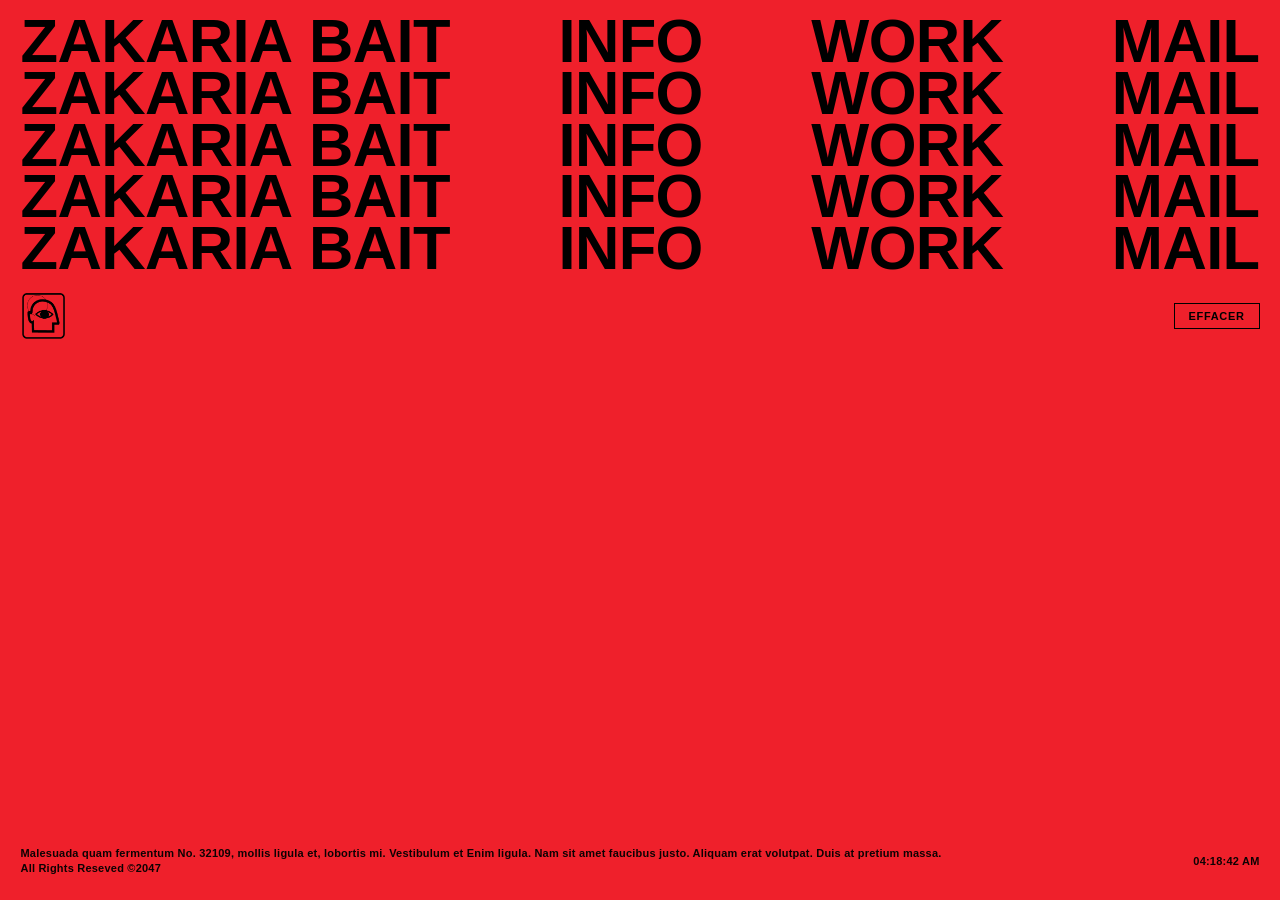
<file: index.html>
<!DOCTYPE html>
<html lang="fr">
<head>
  <link rel="icon" type="image/png" href="favicon.png">
  <meta charset="UTF-8">
  <meta name="viewport" content="width=device-width, initial-scale=1.0">
  <title>ZAKARIA BAIT</title>

  <!-- Import officiel de la typographie Monument Extended -->
  <link href="https://fonts.cdnfonts.com/css/monument-extended" rel="stylesheet">

  <style>
    :root {
      --site-red: #ef202b;
      --site-black: #000000;
      --bg-color: var(--site-red);
      --text-color: var(--site-black);
    }

    * {
      box-sizing: border-box;
      margin: 0;
      padding: 0;
    }

    html, body {
      width: 100%;
      height: 100%;
      background-color: var(--bg-color);
      color: var(--text-color);
      font-family: 'Monument Extended', -apple-system, sans-serif;
      font-weight: 800;
      overflow-x: hidden;
      transition: background-color 0.25s ease, color 0.25s ease;
    }

    a {
      color: inherit;
      text-decoration: none;
      transition: opacity 0.15s ease;
    }
    a:hover {
      opacity: 0.75;
    }

    /* Conteneur principal */
    .site-wrapper {
      padding: 1.2vw 1.6vw;
      display: flex;
      flex-direction: column;
      min-height: 100vh;
      position: relative;
      z-index: 2;
    }

    /* Bloc des 5 lignes géantes */
    #hero-title-block {
      width: 100%;
      display: flex;
      flex-direction: column;
      user-select: none;
    }

    .hero-row {
      display: flex;
      justify-content: space-between;
      align-items: baseline;
      width: 100%;
      white-space: nowrap;
      font-size: clamp(1.4rem, 4.8vw, 7.5rem);
      line-height: 0.84; /* Interlignage ultra-serré */
      letter-spacing: -0.01em;
      text-transform: uppercase;
    }

    .name-wrapper {
      display: inline-flex;
    }

    /* Barre intermédiaire : Logo à gauche & Bouton Effacer à droite */
    .controls-bar {
      display: flex;
      justify-content: space-between;
      align-items: center;
      margin-top: 1.2rem;
      width: 100%;
    }

    /* Bouton Logo interactif */
    #themeToggleBtn {
      width: 46px;
      height: 46px;
      border: none;
      display: flex;
      align-items: center;
      justify-content: center;
      cursor: pointer;
      background: transparent;
      transition: transform 0.2s ease, opacity 0.2s ease;
      -webkit-tap-highlight-color: transparent;
    }
    #themeToggleBtn img {
      width: 100%;
      height: 100%;
      object-fit: contain;
      display: block;
      transition: filter 0.25s ease;
    }
    #themeToggleBtn:hover {
      transform: scale(1.05);
      opacity: 0.85;
    }
    #themeToggleBtn:active {
      transform: scale(0.95);
    }

    /* Bouton EFFACER */
    #clearDrawBtn {
      background: transparent;
      border: 1.5px solid currentColor;
      color: inherit;
      font-family: inherit;
      font-size: 11px;
      font-weight: 800;
      text-transform: uppercase;
      letter-spacing: 0.06em;
      padding: 6px 14px;
      cursor: pointer;
      transition: opacity 0.2s, background-color 0.2s;
    }
    #clearDrawBtn:hover {
      background: rgba(0, 0, 0, 0.08);
    }

    /* Canvas pour le tracé infini */
    #drawingCanvas {
      position: fixed;
      top: 0;
      left: 0;
      width: 100vw;
      height: 100vh;
      pointer-events: none;
      z-index: 1;
    }

    /* Pied de page (Footer) */
    .site-footer {
      margin-top: auto;
      display: flex;
      justify-content: space-between;
      align-items: center;
      font-size: 11px;
      font-weight: 700;
      letter-spacing: 0.02em;
      padding: 1.5rem 0 0.5rem 0;
      user-select: none;
      opacity: 0.95;
    }
    .footer-left {
      max-width: 75%;
      line-height: 1.4;
    }
    .footer-clock {
      font-variant-numeric: tabular-nums;
      white-space: nowrap;
    }

    /* Thème inversé (Noir ⇄ Rouge) */
    body.is-inverted {
      background-color: var(--site-black) !important;
      color: var(--site-red) !important;
    }
    body.is-inverted #clearDrawBtn:hover {
      background: rgba(239, 32, 43, 0.15);
    }
    /* Magie CSS : on transforme le logo noir en rouge lors de l'inversion du thème */
    body.is-inverted #themeToggleBtn img {
      filter: invert(24%) sepia(99%) saturate(7404%) hue-rotate(352deg) brightness(101%) contrast(92%);
    }

    /* ----------- RESPONSIVE MOBILE ----------- */
    @media (max-width: 768px) {
      .site-wrapper {
        padding: 4vw;
      }
      /* Cacher toutes les lignes sauf la première */
      #hero-title-block .hero-row:not(:first-child) {
        display: none;
      }

      /* Transformer la première ligne en colonne géante */
      #hero-title-block .hero-row:first-child {
        flex-direction: column;
        align-items: center;
        font-size: 15vw; /* Taille massive adaptée à l'écran mobile */
        line-height: 0.88;
      }

      /* Séparer ZAKARIA et BAIT sur deux lignes */
      .name-wrapper {
        flex-direction: column;
        align-items: center;
        width: 100%;
      }
      /* On cache l'espace utilisé sur ordinateur */
      .desktop-space {
        display: none;
      }

      .controls-bar {
        margin-top: 1.5rem;
      }

      .site-footer {
        flex-direction: column;
        align-items: flex-start;
        gap: 1rem;
        padding: 1rem 0;
      }
      .footer-left {
        max-width: 100%;
      }
    }
</style>
  <link rel="stylesheet" href="cursor.css">
</head>
<body>

<!-- Canvas du trait infini -->
  <canvas id="drawingCanvas"></canvas>

  <div class="site-wrapper">

    <!-- Les 5 lignes étirées d'un bord à l'autre (seule la première est visible sur mobile) -->
    <div id="hero-title-block">
      <div class="hero-row">
        <div class="name-wrapper"><span>ZAKARIA</span><span class="desktop-space">&nbsp;</span><span>BAIT</span></div>
        <a href="info.html">INFO</a>
        <a href="work.html">WORK</a>
        <a href="mailto:zakaria-bait@outlook.com">MAIL</a>
      </div>
      <div class="hero-row">
        <div class="name-wrapper"><span>ZAKARIA</span><span class="desktop-space">&nbsp;</span><span>BAIT</span></div>
        <a href="info.html">INFO</a>
        <a href="work.html">WORK</a>
        <a href="mailto:zakaria-bait@outlook.com">MAIL</a>
      </div>
      <div class="hero-row">
        <div class="name-wrapper"><span>ZAKARIA</span><span class="desktop-space">&nbsp;</span><span>BAIT</span></div>
        <a href="info.html">INFO</a>
        <a href="work.html">WORK</a>
        <a href="mailto:zakaria-bait@outlook.com">MAIL</a>
      </div>
      <div class="hero-row">
        <div class="name-wrapper"><span>ZAKARIA</span><span class="desktop-space">&nbsp;</span><span>BAIT</span></div>
        <a href="info.html">INFO</a>
        <a href="work.html">WORK</a>
        <a href="mailto:zakaria-bait@outlook.com">MAIL</a>
      </div>
      <div class="hero-row">
        <div class="name-wrapper"><span>ZAKARIA</span><span class="desktop-space">&nbsp;</span><span>BAIT</span></div>
        <a href="info.html">INFO</a>
        <a href="work.html">WORK</a>
        <a href="mailto:zakaria-bait@outlook.com">MAIL</a>
      </div>
    </div>

    <!-- Barre sous le texte avec le Logo et le bouton Effacer -->
    <div class="controls-bar" id="controlsBar">
      <div id="themeToggleBtn" title="Inverser les couleurs">
        <img src="logo.png" alt="Logo Zakaria Bait">
      </div>
      <button id="clearDrawBtn">EFFACER</button>
    </div>

    <!-- Espace libre pour le dessin (le curseur trace ici) -->

    <!-- Pied de page avec mentions et horloge temps réel -->
    <footer class="site-footer">
      <div class="footer-left">
        Malesuada quam fermentum No. 32109, mollis ligula et, lobortis mi. Vestibulum et Enim ligula. Nam sit amet faucibus justo. Aliquam erat volutpat. Duis at pretium massa. All Rights Reseved ©2047
      </div>
      <div class="footer-clock" id="liveClock">--:--:-- --</div>
    </footer>

  </div>

  <script>
  (function() {
    const canvas = document.getElementById('drawingCanvas');
    const ctx = canvas.getContext('2d');
    const textFrame = document.getElementById('hero-title-block');
    const clearBtn = document.getElementById('clearDrawBtn');
    const toggleBtn = document.getElementById('themeToggleBtn');
    const clockEl = document.getElementById('liveClock');

    let isInverted = false;
    let currentStrokeColor = '#000000';

    // 1. Horloge en direct
    function updateClock() {
      const now = new Date();
      let hours = now.getHours();
      const minutes = String(now.getMinutes()).padStart(2, '0');
      const seconds = String(now.getSeconds()).padStart(2, '0');
      const ampm = hours >= 12 ? 'PM' : 'AM';
      hours = hours % 12;
      hours = hours ? String(hours).padStart(2, '0') : '12';
      clockEl.textContent = `${hours}:${minutes}:${seconds} ${ampm}`;
    }
    updateClock();
    setInterval(updateClock, 1000);

    // 2. Gestion de la résolution Retina pour le dessin
    function resizeCanvas() {
      const dpr = window.devicePixelRatio || 1;
      canvas.width = window.innerWidth * dpr;
      canvas.height = window.innerHeight * dpr;
      ctx.scale(dpr, dpr);
      
      ctx.strokeStyle = currentStrokeColor;
      ctx.lineWidth = 2.8;
      ctx.lineCap = 'round';
      ctx.lineJoin = 'round';
    }

    resizeCanvas();
    window.addEventListener('resize', resizeCanvas);

    // 3. Inversion des couleurs au clic sur le logo
    if (toggleBtn) {
      toggleBtn.addEventListener('click', function(e) {
        e.stopPropagation();
        isInverted = !isInverted;

        if (isInverted) {
          document.body.classList.add('is-inverted');
          currentStrokeColor = '#ef202b'; // Le trait devient rouge
        } else {
          document.body.classList.remove('is-inverted');
          currentStrokeColor = '#000000'; // Le trait redevient noir
        }

        ctx.strokeStyle = currentStrokeColor;
      });
    }

    // 4. Dessin au curseur (Fonctionne à la souris et au tactile)
    let lastX = null;
    let lastY = null;

    function handleDraw(x, y) {
      if (!textFrame) return;

      const rect = textFrame.getBoundingClientRect();
      
      // On vérifie si la position est sur le texte
      const isInsideText = (
        x >= rect.left &&
        x <= rect.right &&
        y >= rect.top &&
        y <= rect.bottom
      );

      // On permet de dessiner seulement là où il n'y a pas le grand bloc de texte
      if (!isInsideText) {
        if (lastX === null) {
          lastX = x;
          lastY = y;
        }
        ctx.strokeStyle = currentStrokeColor;
        ctx.beginPath();
        ctx.moveTo(lastX, lastY);
        ctx.lineTo(x, y);
        ctx.stroke();

        lastX = x;
        lastY = y;
      } else {
        lastX = null;
        lastY = null;
      }
    }

    window.addEventListener('pointermove', function(e) {
      handleDraw(e.clientX, e.clientY);
    });
    
    // Ajout du support pour les écrans tactiles (mobiles)
    window.addEventListener('touchmove', function(e) {
      handleDraw(e.touches[0].clientX, e.touches[0].clientY);
    }, { passive: true });

    window.addEventListener('pointerup', () => { lastX = null; lastY = null; });
    window.addEventListener('pointerleave', () => { lastX = null; lastY = null; });
    window.addEventListener('touchend', () => { lastX = null; lastY = null; });

    // 5. Bouton EFFACER
    clearBtn.addEventListener('click', function() {
      const dpr = window.devicePixelRatio || 1;
      ctx.clearRect(0, 0, canvas.width / dpr, canvas.height / dpr);
    });
  })();
  </script>

  <!-- GSAP & Clean Cursor -->
  <script src="https://cdnjs.cloudflare.com/ajax/libs/gsap/3.12.5/gsap.min.js"></script>
  <script src="cursor.js"></script>
</body>
</html>
</file>
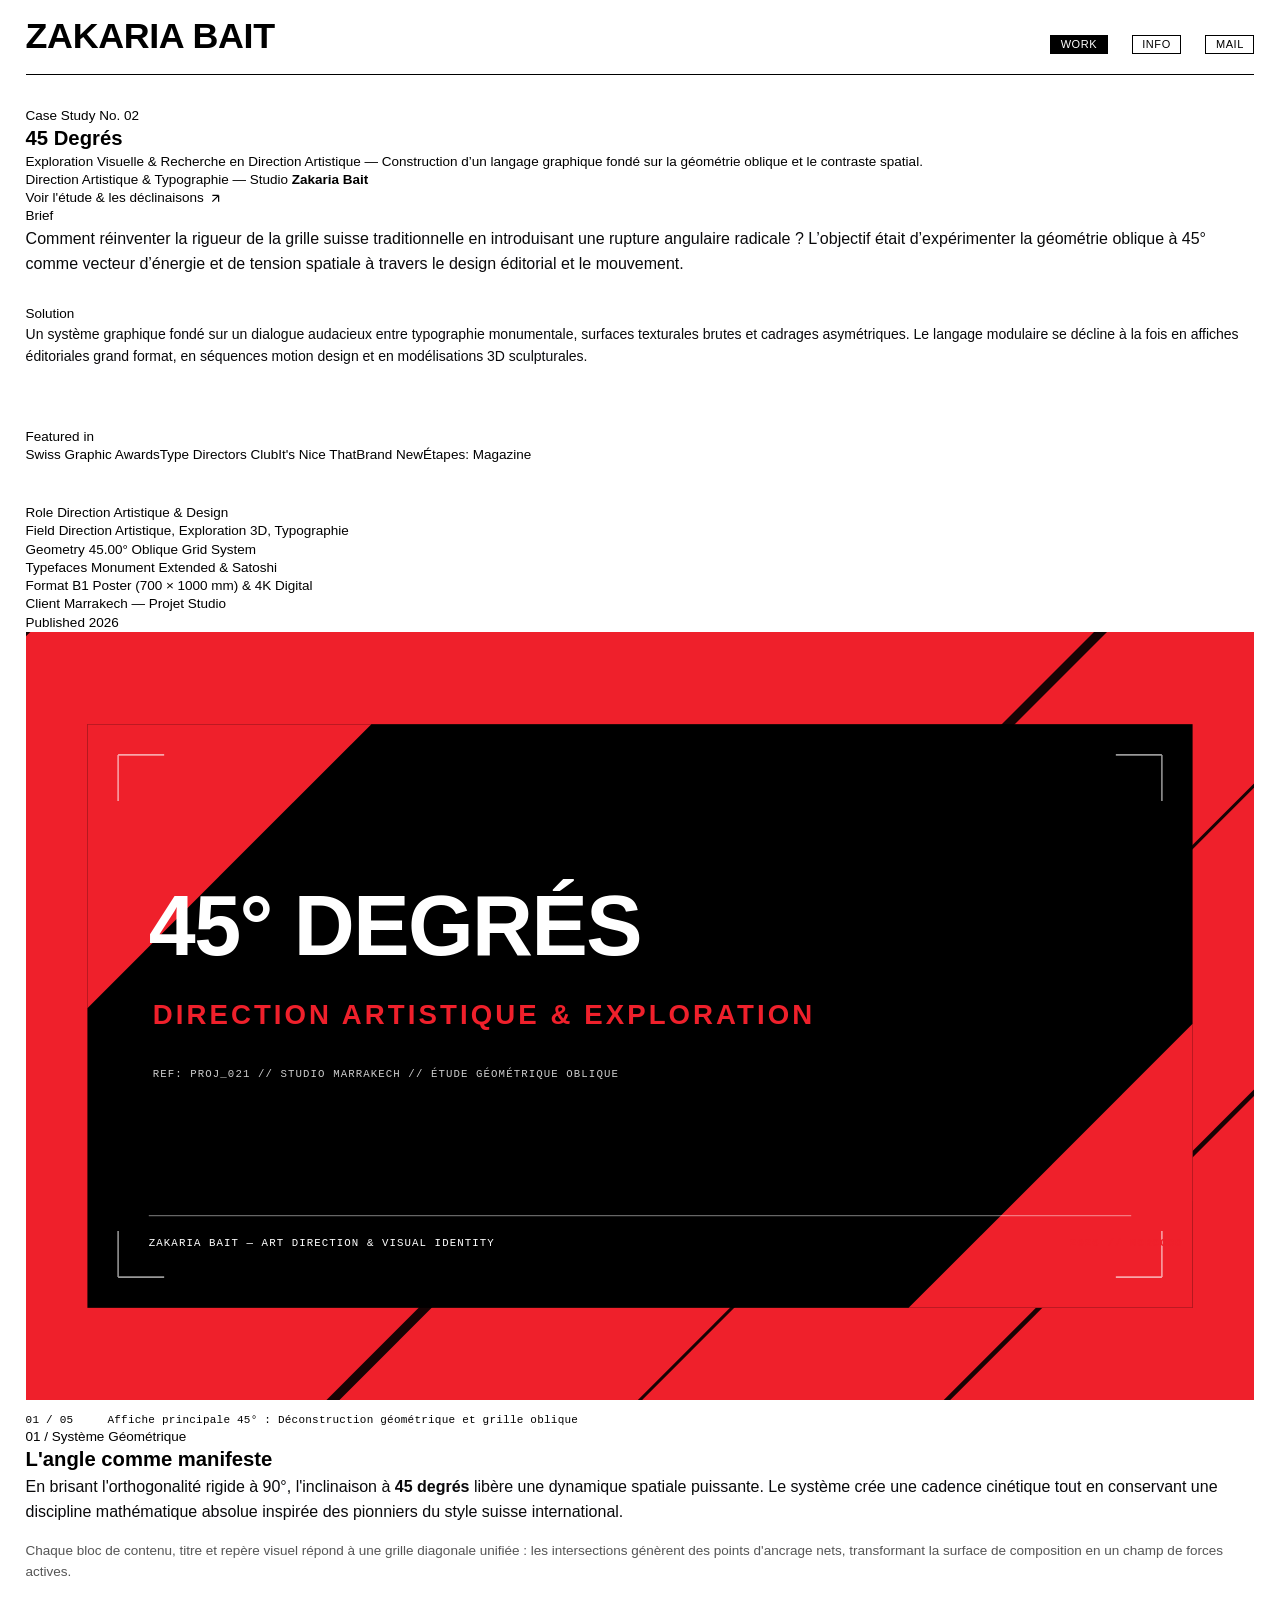
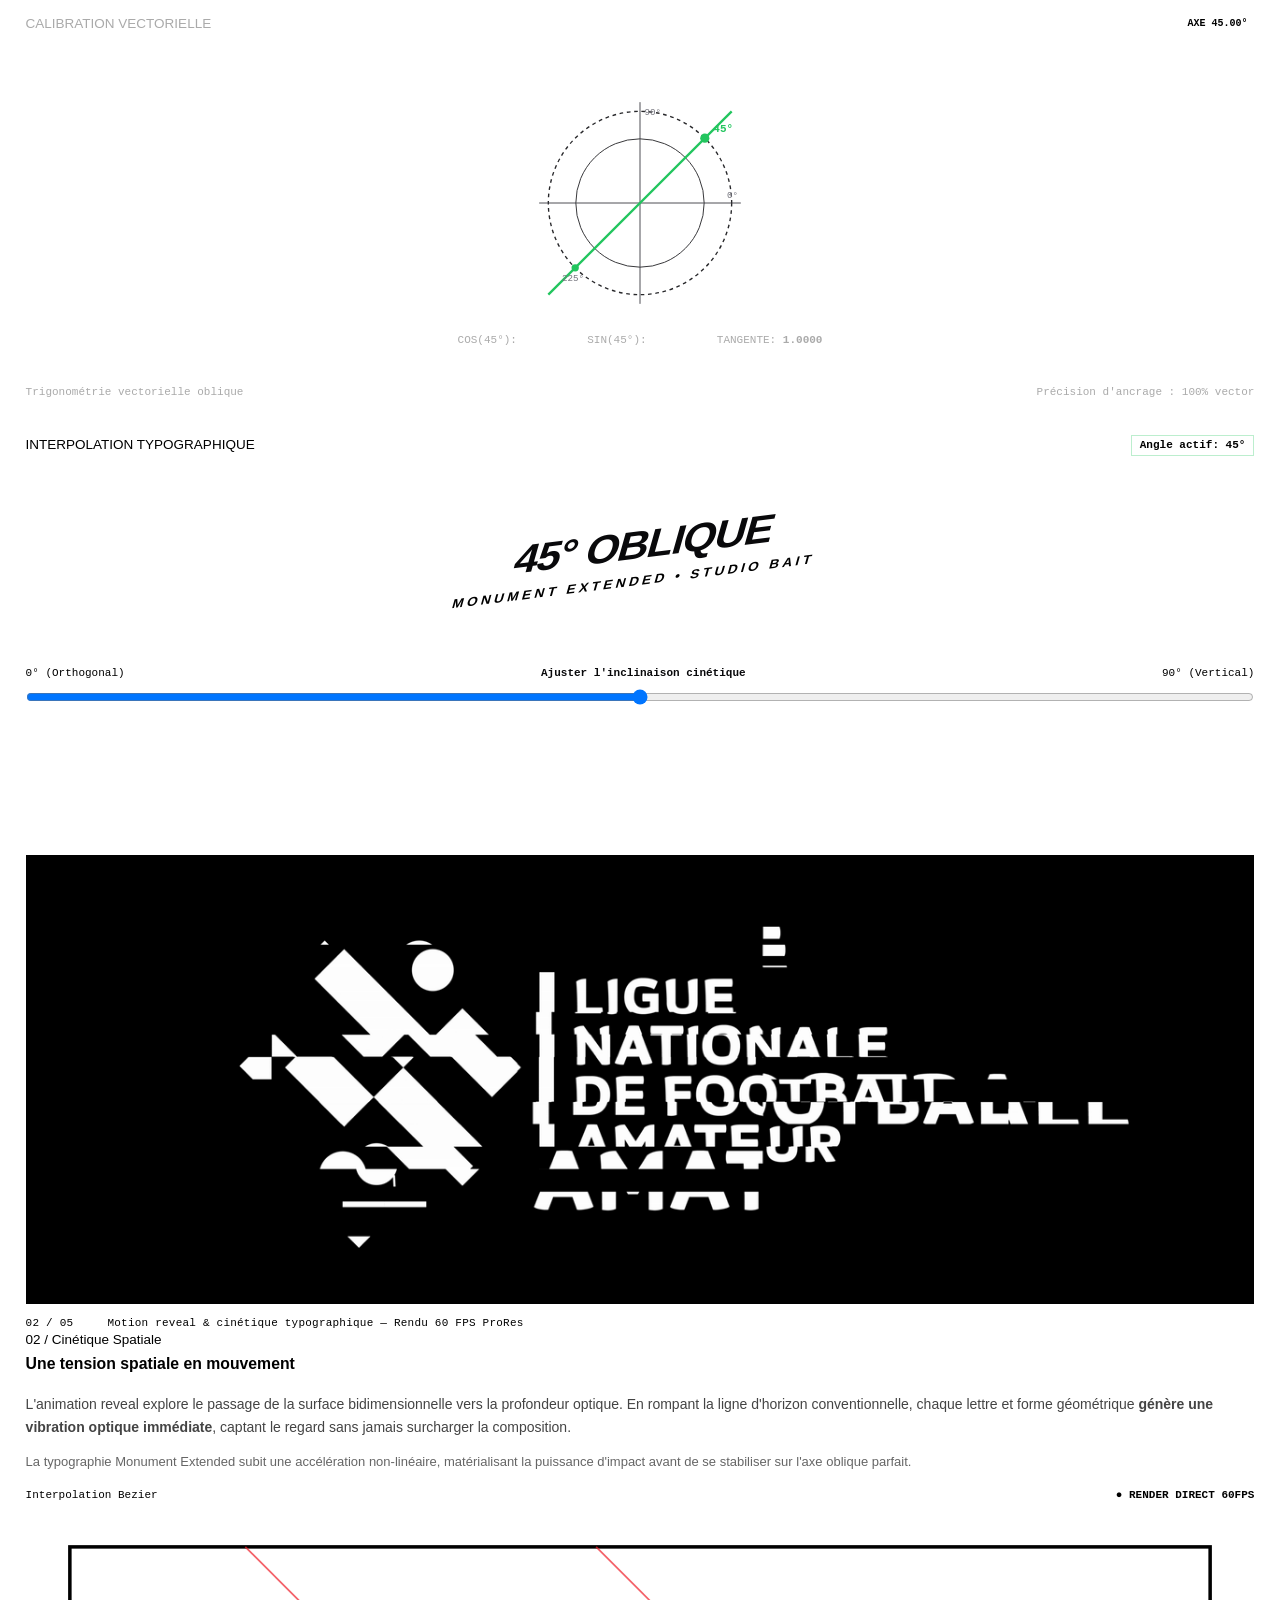
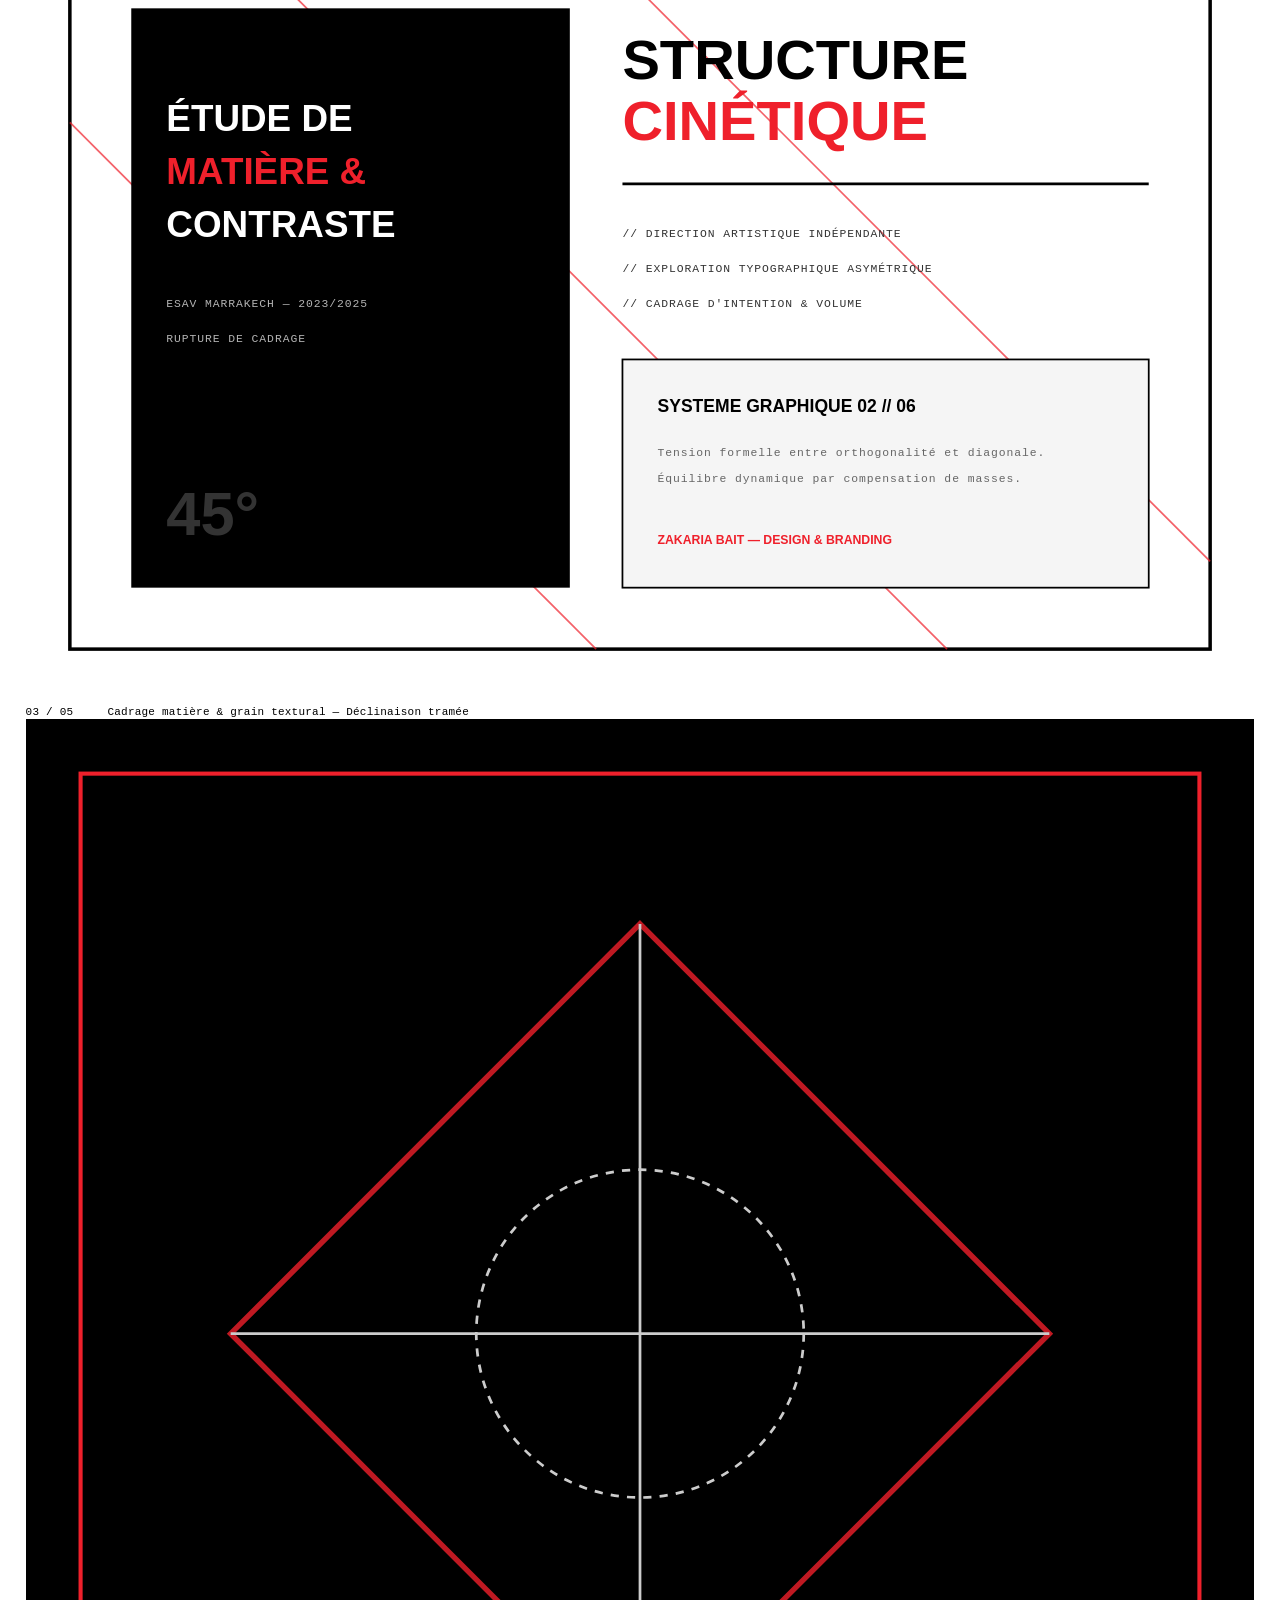
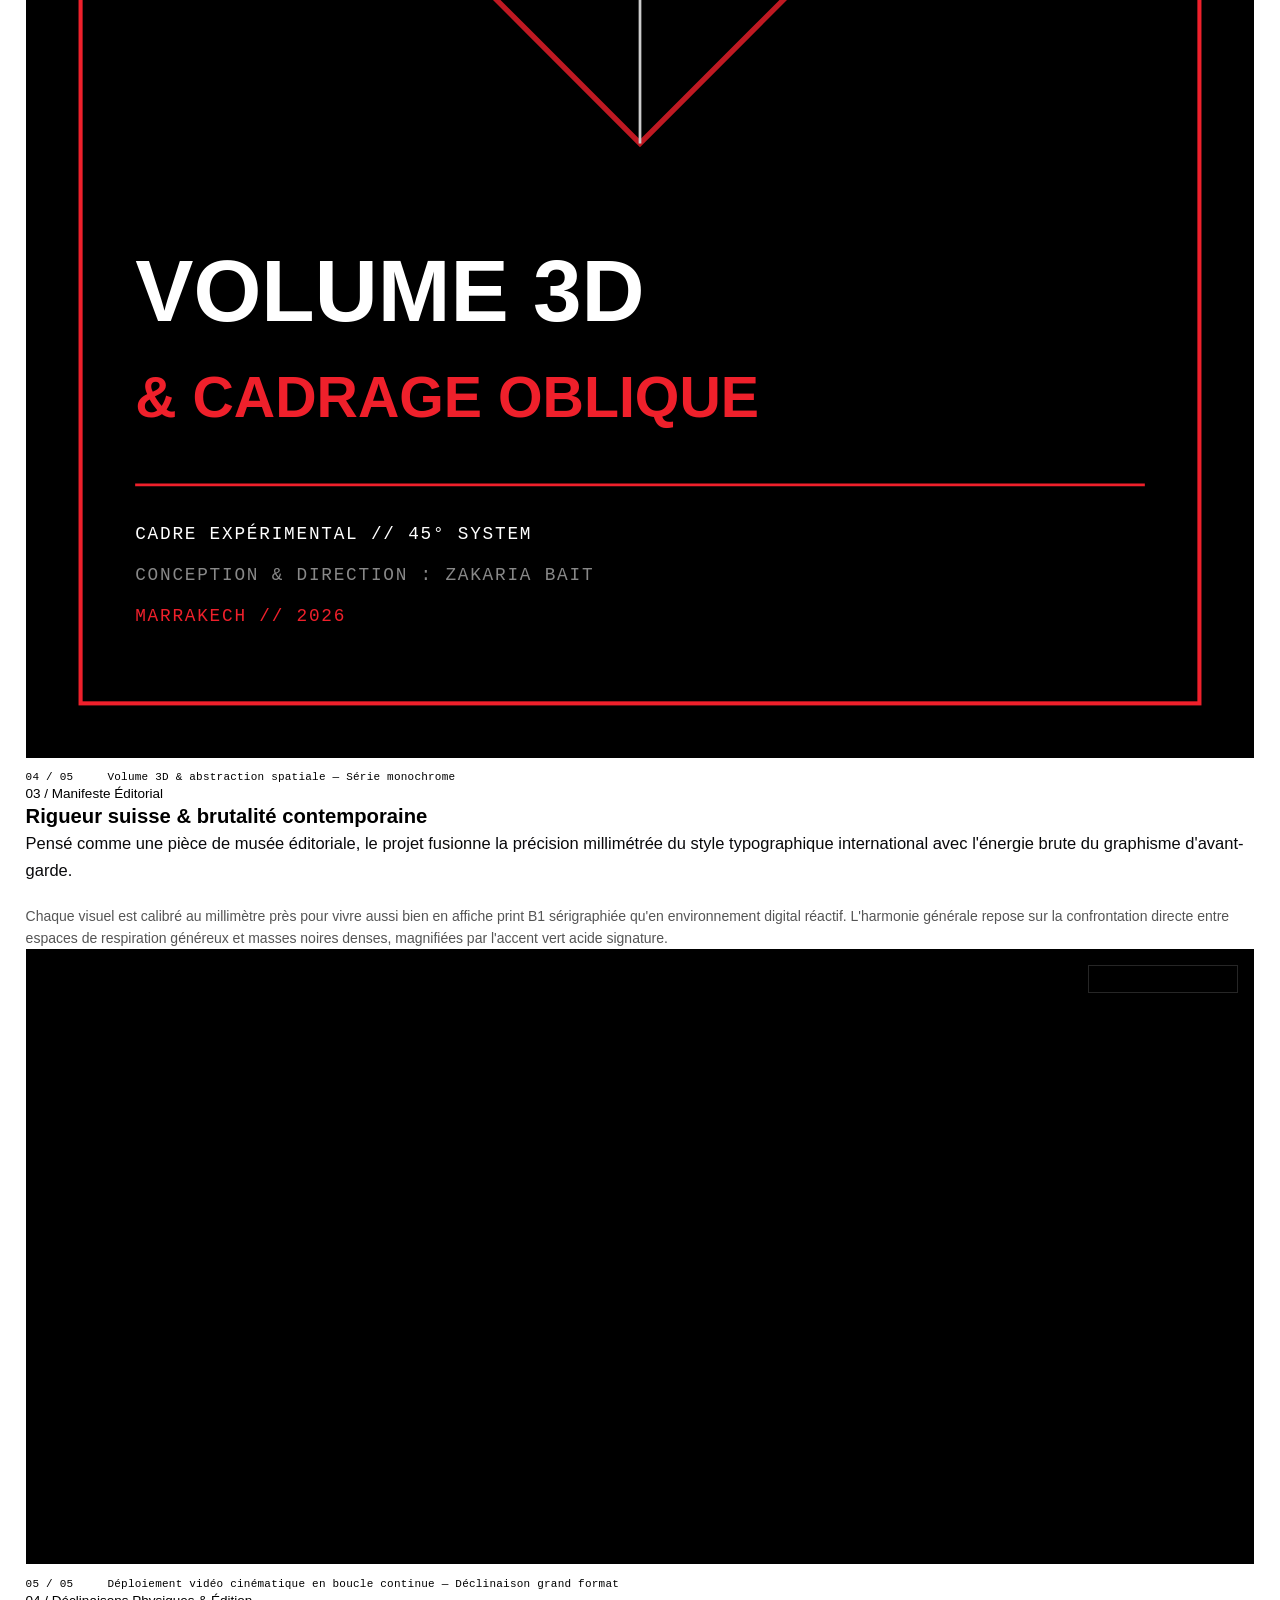
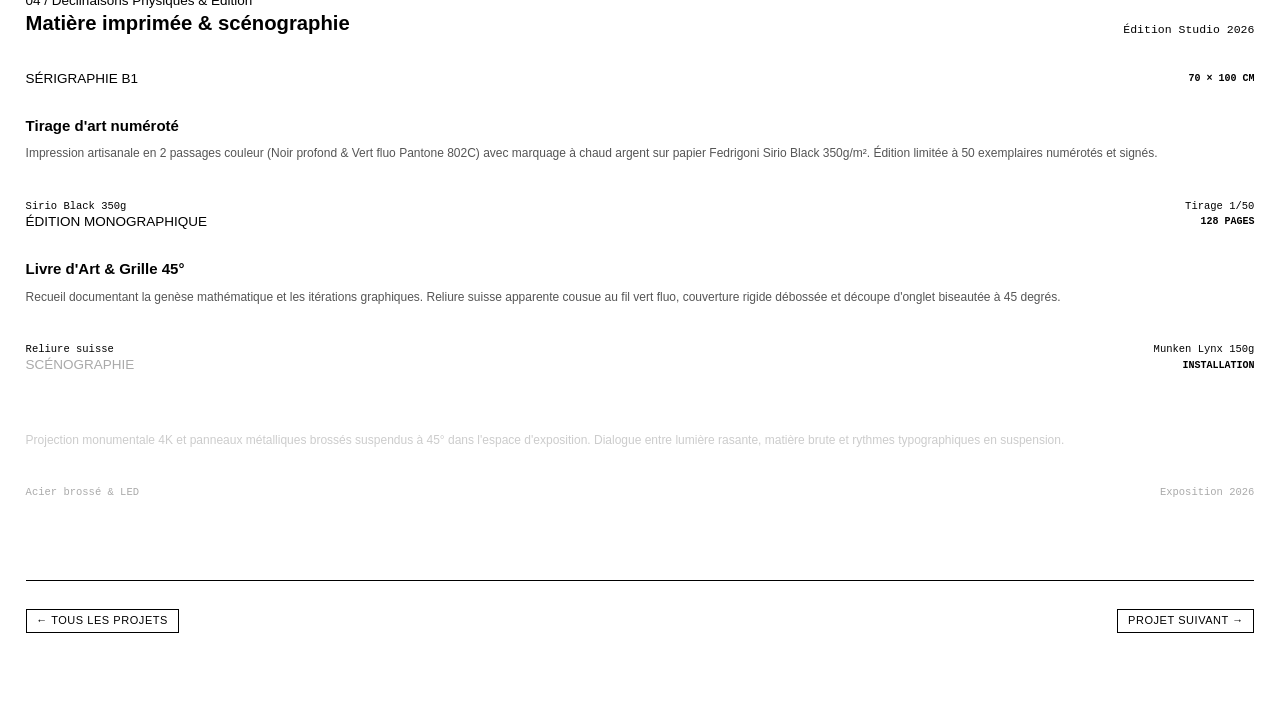
<file: 45-degres.html>
<!DOCTYPE html>
<html lang="fr">
<head>
  <meta charset="UTF-8">
  <script>
    window.location.replace("project-detail.html?id=proj_021");
  </script>
  <meta name="viewport" content="width=device-width, initial-scale=1.0">
  <title>45 DEGRÉS — ZAKARIA BAIT</title>

  <link rel="icon" type="image/png" href="favicon.png">
  <link href="https://fonts.cdnfonts.com/css/monument-extended" rel="stylesheet">

  <style>
    * {
      box-sizing: border-box;
      margin: 0;
      padding: 0;
    }

    body {
      background-color: #ffffff;
      color: #000000;
      font-family: -apple-system, BlinkMacSystemFont, "Segoe UI", Roboto, Helvetica, Arial, sans-serif;
      font-size: 13.5px;
      line-height: 1.45;
      padding: 1.5vw 2vw 6vw 2vw;
      min-height: 100vh;
      overflow-x: hidden;
    }

    a {
      color: inherit;
      text-decoration: none;
    }
    a:hover {
      text-decoration: underline;
    }

    /* Navigation supérieure unifiée style éditorial / trabuc.co */
    .top-nav {
      font-family: 'Monument Extended', -apple-system, sans-serif;
      font-weight: 800;
      font-size: clamp(1.1rem, 2.8vw, 2.5rem);
      line-height: 1;
      text-transform: uppercase;
      display: flex;
      justify-content: space-between;
      align-items: baseline;
      width: 100%;
      padding-bottom: 1.2rem;
      border-bottom: 1.5px solid #000000;
      margin-bottom: 2rem;
      user-select: none;
    }

    .nav-links {
      display: flex;
      align-items: center;
      gap: 1.5rem;
    }

    /* Style des boutons Work & About / Info */
    .nav-btn {
      display: inline-flex;
      align-items: center;
      justify-content: center;
      padding: 0.35rem 0.85rem;
      border: 1.5px solid #000000;
      border-radius: 999px; /* Pill button style */
      font-size: 11px;
      font-weight: 800;
      letter-spacing: 0.05em;
      transition: all 0.2s ease;
      background: transparent;
      text-decoration: none !important;
    }

    .nav-btn:hover {
      background: #000000;
      color: #ffffff;
    }

    .nav-btn.active {
      background: #000000;
      color: #ffffff;
    }

    /* En-tête du projet façon Trabuc.co */
    .project-header {
      display: grid;
      grid-template-columns: 2fr 1fr;
      gap: 3rem;
      margin-bottom: 4rem;
      padding-bottom: 2rem;
      border-bottom: 1px solid #000000;
    }

    .project-title {
      font-family: 'Monument Extended', -apple-system, sans-serif;
      font-weight: 800;
      font-size: clamp(1.8rem, 4vw, 4rem);
      line-height: 0.95;
      text-transform: uppercase;
      margin-bottom: 1.2rem;
    }

    .project-subtitle {
      font-size: 15px;
      font-weight: 600;
      line-height: 1.4;
      max-width: 650px;
    }

    .project-meta {
      font-size: 12px;
      line-height: 1.6;
      display: flex;
      flex-direction: column;
      gap: 1rem;
    }

    .meta-group b {
      font-weight: 700;
      display: block;
      text-transform: uppercase;
      font-size: 11px;
      letter-spacing: 0.04em;
      margin-bottom: 0.2rem;
    }

    /* Contenu du projet (Grille de médias / images) */
    .project-media-flow {
      display: flex;
      flex-direction: column;
      gap: 3.5rem;
    }

    .media-full {
      width: 100%;
    }

    .media-grid-2 {
      display: grid;
      grid-template-columns: 1fr 1fr;
      gap: 1.5rem;
    }

    .media-grid-asym {
      display: grid;
      grid-template-columns: 1.4fr 1fr;
      gap: 1.5rem;
      align-items: center;
    }

    figure {
      margin: 0;
      display: flex;
      flex-direction: column;
    }

    .project-img {
      width: 100%;
      height: auto;
      background: #f0f0f0;
      min-height: 380px;
      object-fit: cover;
      display: block;
    }

    figcaption {
      margin-top: 0.75rem;
      font-size: 11px;
      font-weight: 600;
      letter-spacing: 0.02em;
      opacity: 0.85;
    }

    .project-narrative {
      font-size: 14.5px;
      line-height: 1.6;
      max-width: 780px;
      margin: 2rem 0;
      font-weight: 500;
    }

    /* Navigation entre projets en bas de page */
    .project-footer-nav {
      margin-top: 6rem;
      padding-top: 2rem;
      border-top: 1.5px solid #000000;
      display: flex;
      justify-content: space-between;
      align-items: center;
      font-family: 'Monument Extended', -apple-system, sans-serif;
      font-size: 12px;
      font-weight: 800;
      text-transform: uppercase;
    }

    /* Responsive mobile */
    @media (max-width: 820px) {
      body {
        padding: 5vw 4vw;
      }
      .top-nav {
        flex-direction: column;
        align-items: flex-start;
        gap: 1rem;
      }
      .project-header {
        grid-template-columns: 1fr;
        gap: 2rem;
      }
      .media-grid-2, .media-grid-asym {
        grid-template-columns: 1fr;
      }
      .project-img {
        min-height: 240px;
      }
    }
  </style>
</head>
<body>

  <!-- Navigation principale avec boutons Work / About / Mail -->
  <nav class="top-nav">
    <a href="index.html">ZAKARIA BAIT</a>
    <div class="nav-links">
      <a href="work.html" class="nav-btn active">WORK</a>
      <a href="info.html" class="nav-btn">ABOUT</a>
      <a href="mailto:zakaria-bait@outlook.com" class="nav-btn">MAIL</a>
    </div>
  </nav>

  <!-- En-tête éditorial du projet -->
  <header class="project-header">
    <div>
      <h1 class="project-title">45 Degrés</h1>
      <p class="project-subtitle">
        Exploration Visuelle &amp; Recherche en Direction Artistique — Construction d’un langage graphique fondé sur la géométrie oblique et le contraste spatial.
      </p>
    </div>
    
    <div class="project-meta">
      <div class="meta-group">
        <b>Discipline</b>
        <span>Direction Artistique, Exploration 3D, Typographie</span>
      </div>
      <div class="meta-group">
        <b>Année</b>
        <span>2026</span>
      </div>
      <div class="meta-group">
        <b>Lieu / Statut</b>
        <span>Marrakech — Projet Studio</span>
      </div>
    </div>
  </header>

  <!-- Flux d'images et contenu inspiré de la mise en page Trabuc.co / RISD -->
  <main class="project-media-flow">

    <!-- Image 1 : Grande image héro -->
    <figure class="media-full">
      <img src="" class="project-img" alt="45 Degrés — Vue principale">
      <figcaption>01 / 06 &nbsp; &nbsp;Identité &amp; composition spatiale à 45 degrés</figcaption>
    </figure>

    <!-- Paragraphe narratif éditorial -->
    <div class="project-narrative">
      Le projet <b>45 Degrés</b> explore la tension entre structure rigide et rupture cinétique. En déconstruisant les règles de composition traditionnelles, chaque élément typographique et volumétrique est orienté pour créer un équilibre asymétrique immersif.
    </div>

    <!-- Image 2 & 3 : Grille duo -->
    <div class="media-grid-2">
      <figure>
        <img src="" class="project-img" alt="45 Degrés — Détail 1">
        <figcaption>02 / 06 &nbsp; &nbsp;Étude typographique et contraste de matière</figcaption>
      </figure>
      <figure>
        <img src="" class="project-img" alt="45 Degrés — Détail 2">
        <figcaption>03 / 06 &nbsp; &nbsp;Rendu volumétrique et cadrage d'intention</figcaption>
      </figure>
    </div>

    <!-- Image 4 & 5 : Grille asymétrique -->
    <div class="media-grid-asym">
      <figure>
        <img src="" class="project-img" alt="45 Degrés — Rendu large">
        <figcaption>04 / 06 &nbsp; &nbsp;Déploiement du système graphique</figcaption>
      </figure>
      <figure>
        <img src="" class="project-img" alt="45 Degrés — Rendu détail vertical">
        <figcaption>05 / 06 &nbsp; &nbsp;Texture et perception tactile</figcaption>
      </figure>
    </div>

    <!-- Image 6 : Grande image de clôture -->
    <figure class="media-full">
      <img src="" class="project-img" alt="45 Degrés — Vue d'ensemble">
      <figcaption>06 / 06 &nbsp; &nbsp;Vue globale du système d'identité</figcaption>
    </figure>

  </main>

  <!-- Navigation de bas de page vers d'autres projets -->
  <footer class="project-footer-nav">
    <a href="work.html">← TOUS LES PROJETS</a>
    <a href="work.html">PROJET SUIVANT →</a>
  </footer>

</body>
</html>
</file>
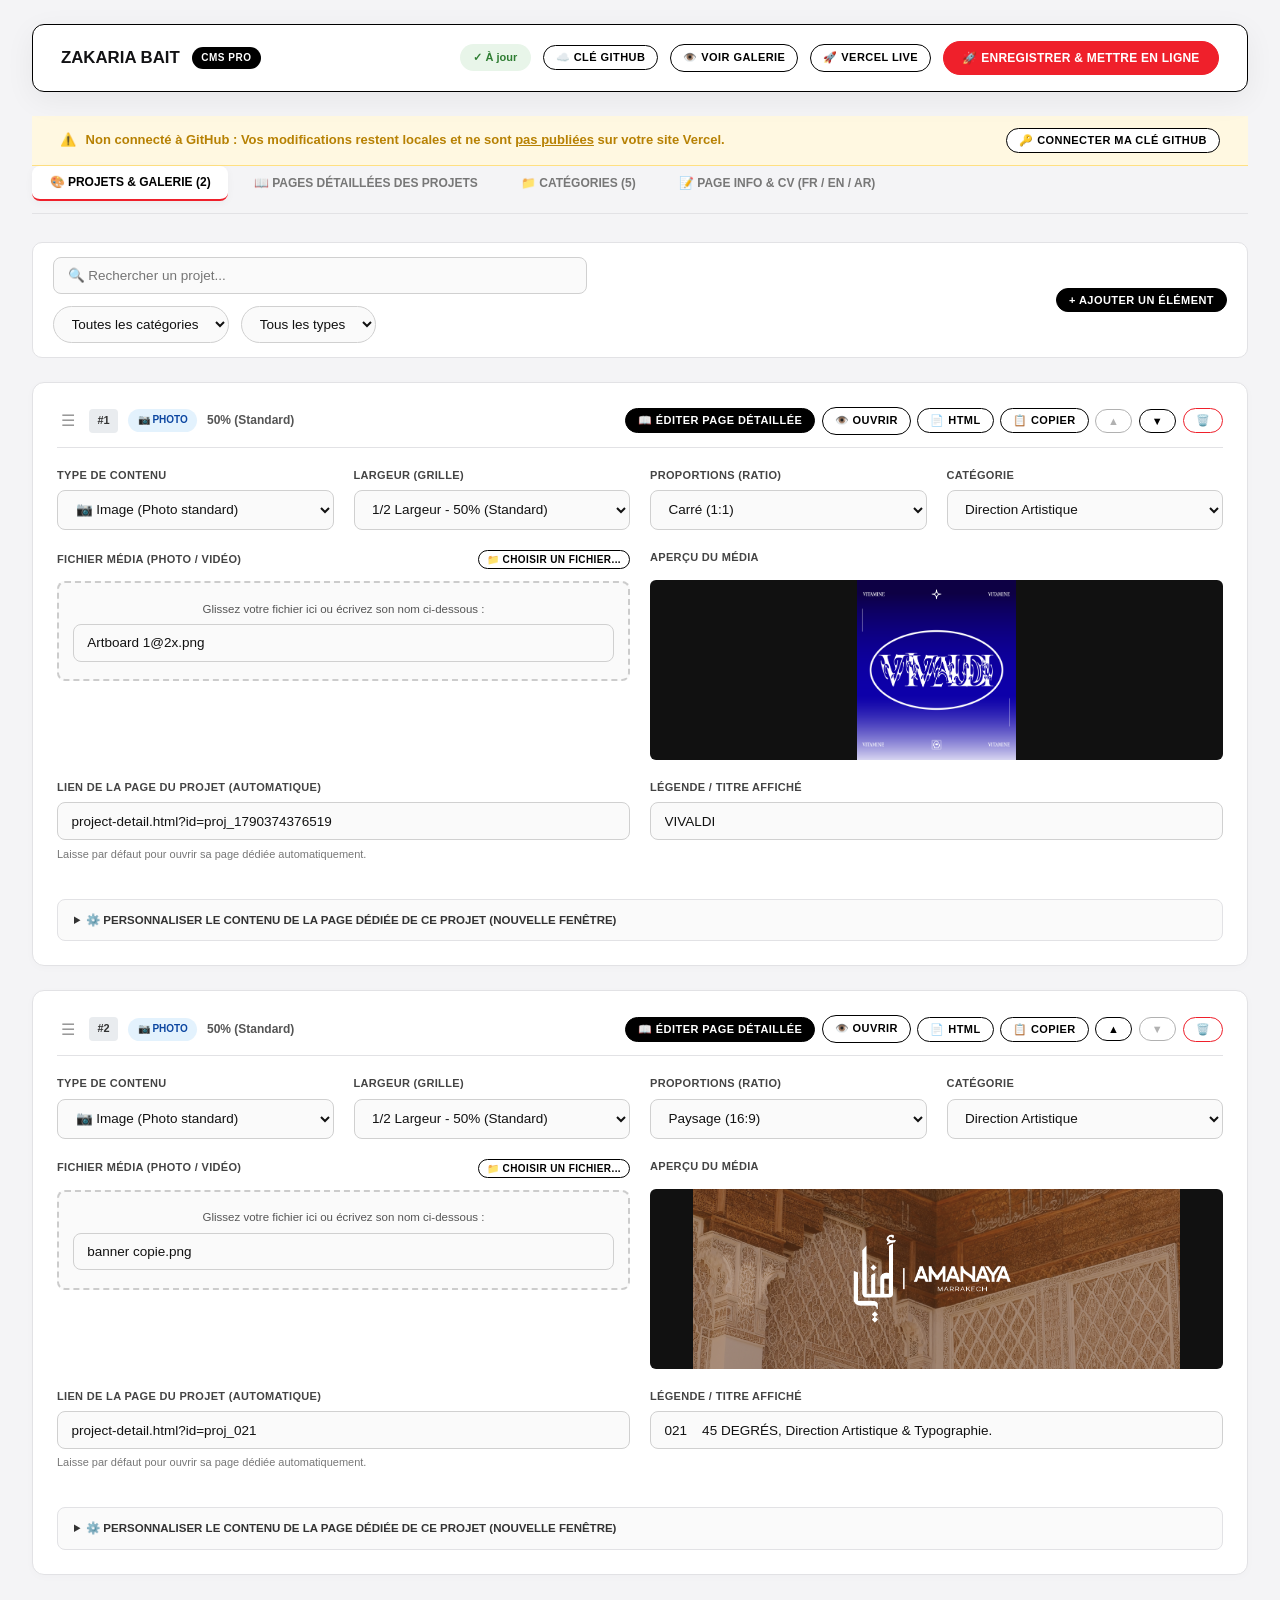
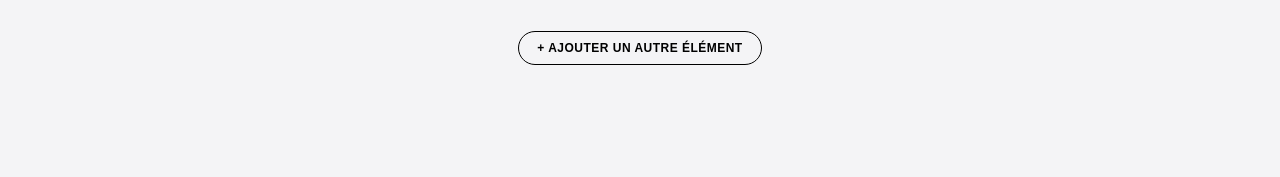
<file: admin.html>
<!DOCTYPE html>
<html lang="fr">
<head>
  <meta charset="UTF-8">
  <meta name="viewport" content="width=device-width, initial-scale=1.0">
  <title>CMS DASHBOARD — ZAKARIA BAIT</title>
  
  <link rel="icon" type="image/png" href="favicon.png">
  <link href="https://fonts.cdnfonts.com/css/monument-extended" rel="stylesheet">
  
  <style>
    :root {
      --site-red: #ef202b;
      --site-black: #000000;
      --bg-gray: #f4f4f6;
      --card-bg: #ffffff;
      --border-color: #e2e2e5;
      --text-muted: #66666e;
    }

    * {
      box-sizing: border-box;
      margin: 0;
      padding: 0;
    }

    body {
      font-family: -apple-system, BlinkMacSystemFont, "Segoe UI", Roboto, Helvetica, Arial, sans-serif;
      background-color: var(--bg-gray);
      color: #121214;
      line-height: 1.45;
      padding: 1.5rem 2rem 5rem 2rem;
      min-height: 100vh;
    }

    /* En-tête fixe / sticky */
    header {
      display: flex;
      justify-content: space-between;
      align-items: center;
      background: var(--card-bg);
      padding: 1rem 1.75rem;
      border: 1.5px solid var(--site-black);
      border-radius: 12px;
      margin-bottom: 1.5rem;
      position: sticky;
      top: 1rem;
      z-index: 1000;
      box-shadow: 0 8px 30px rgba(0,0,0,0.06);
    }

    .brand-title {
      font-family: 'Monument Extended', sans-serif;
      font-size: 1.05rem;
      font-weight: 800;
      text-transform: uppercase;
      display: flex;
      align-items: center;
      gap: 0.75rem;
    }

    .badge-admin {
      background: var(--site-black);
      color: #fff;
      font-size: 10px;
      padding: 0.25rem 0.6rem;
      border-radius: 999px;
      letter-spacing: 0.05em;
    }

    .header-actions {
      display: flex;
      gap: 0.75rem;
      align-items: center;
      flex-wrap: wrap;
    }

    /* Boutons universels */
    .btn {
      display: inline-flex;
      align-items: center;
      justify-content: center;
      gap: 0.5rem;
      background: var(--site-black);
      color: #ffffff;
      border: 1.5px solid var(--site-black);
      padding: 0.55rem 1.15rem;
      border-radius: 999px;
      font-weight: 700;
      font-size: 12px;
      cursor: pointer;
      font-family: inherit;
      text-transform: uppercase;
      letter-spacing: 0.04em;
      transition: all 0.2s ease;
      text-decoration: none;
      white-space: nowrap;
    }

    .btn:hover {
      background: #2a2a2a;
      border-color: #2a2a2a;
    }

    .btn-red {
      background: var(--site-red);
      border-color: var(--site-red);
    }
    .btn-red:hover {
      background: #c8141d;
      border-color: #c8141d;
    }

    .btn-outline {
      background: transparent;
      color: var(--site-black);
    }
    .btn-outline:hover {
      background: var(--site-black);
      color: #ffffff;
    }

    .btn-sm {
      padding: 0.32rem 0.75rem;
      font-size: 11px;
    }

    /* Onglets */
    .nav-tabs {
      display: flex;
      gap: 0.5rem;
      margin-bottom: 1.75rem;
      border-bottom: 1.5px solid var(--border-color);
      padding-bottom: 0.75rem;
    }

    .tab-button {
      background: transparent;
      border: none;
      font-family: 'Monument Extended', sans-serif;
      font-size: 0.75rem;
      font-weight: 800;
      text-transform: uppercase;
      padding: 0.6rem 1.1rem;
      cursor: pointer;
      color: #777;
      border-radius: 8px;
      transition: all 0.2s ease;
    }

    .tab-button.active, .tab-button:hover {
      color: var(--site-black);
      background: #ffffff;
      box-shadow: 0 2px 8px rgba(0,0,0,0.04);
    }

    .tab-button.active {
      border-bottom: 2.5px solid var(--site-red);
    }

    /* Barre d'outils (Filtres & Recherche) */
    .toolbar-bar {
      display: flex;
      justify-content: space-between;
      align-items: center;
      gap: 1rem;
      background: #fff;
      padding: 0.85rem 1.25rem;
      border: 1.5px solid var(--border-color);
      border-radius: 10px;
      margin-bottom: 1.5rem;
      flex-wrap: wrap;
    }

    .search-input {
      padding: 0.55rem 0.85rem;
      border: 1.5px solid var(--border-color);
      border-radius: 999px;
      font-size: 13px;
      width: 280px;
      background: #fafafa;
    }
    .search-input:focus {
      outline: none;
      border-color: var(--site-black);
      background: #fff;
    }

    /* Conteneur principal */
    .content-section {
      display: none;
      max-width: 1300px;
      margin: 0 auto;
    }
    .content-section.active {
      display: block;
    }

    /* Cartes & Panneaux */
    .panel-card {
      background: var(--card-bg);
      border: 1.5px solid var(--border-color);
      border-radius: 12px;
      padding: 1.5rem;
      margin-bottom: 1.5rem;
      box-shadow: 0 2px 10px rgba(0,0,0,0.02);
      transition: all 0.2s ease;
      position: relative;
    }

    .panel-card.is-dragging {
      opacity: 0.4;
      border: 2px dashed var(--site-red);
    }

    .panel-card.drag-over {
      border-top: 3px solid var(--site-red);
      transform: translateY(-2px);
    }

    .card-header {
      display: flex;
      justify-content: space-between;
      align-items: center;
      margin-bottom: 1.25rem;
      padding-bottom: 0.75rem;
      border-bottom: 1px solid var(--border-color);
      flex-wrap: wrap;
      gap: 0.75rem;
    }

    .card-title-group {
      display: flex;
      align-items: center;
      gap: 0.6rem;
      flex-wrap: wrap;
    }

    .drag-handle {
      cursor: grab;
      font-size: 16px;
      color: #999;
      user-select: none;
      padding: 0 4px;
    }
    .drag-handle:active {
      cursor: grabbing;
    }

    .order-badge {
      background: #e9ecef;
      color: #333;
      font-family: 'Monument Extended', sans-serif;
      font-size: 11px;
      padding: 0.25rem 0.55rem;
      border-radius: 4px;
      font-weight: 800;
    }

    .item-type-badge {
      font-size: 10px;
      font-weight: 800;
      text-transform: uppercase;
      padding: 0.25rem 0.6rem;
      border-radius: 999px;
    }
    .badge-image { background: #e3f2fd; color: #0d47a1; }
    .badge-video { background: #fce4ec; color: #880e4f; }
    .badge-gif   { background: #e8f5e9; color: #1b5e20; }
    .badge-text  { background: #fff3e0; color: #e65100; }

    /* Formulaire en grille */
    .form-grid {
      display: grid;
      grid-template-columns: repeat(12, 1fr);
      gap: 1.25rem;
    }

    .form-group {
      display: flex;
      flex-direction: column;
      gap: 0.4rem;
    }
    .col-span-12 { grid-column: span 12; }
    .col-span-8  { grid-column: span 8; }
    .col-span-6  { grid-column: span 6; }
    .col-span-4  { grid-column: span 4; }
    .col-span-3  { grid-column: span 3; }

    label {
      font-size: 11px;
      font-weight: 700;
      text-transform: uppercase;
      color: #444;
      letter-spacing: 0.03em;
    }

    input[type="text"], select, textarea {
      width: 100%;
      padding: 0.65rem 0.85rem;
      border: 1.5px solid #d0d0d0;
      border-radius: 8px;
      font-family: inherit;
      font-size: 13.5px;
      background: #fafafa;
      color: #111;
      transition: all 0.2s ease;
    }

    input[type="text"]:focus, select:focus, textarea:focus {
      outline: none;
      border-color: var(--site-black);
      background: #ffffff;
      box-shadow: 0 0 0 3px rgba(0,0,0,0.05);
    }

    textarea {
      min-height: 90px;
      line-height: 1.5;
      resize: vertical;
    }

    /* Zone d'aperçu & Dropzone média */
    .media-dropzone {
      border: 2px dashed #ccc;
      border-radius: 8px;
      padding: 0.85rem;
      text-align: center;
      background: #fafafa;
      cursor: pointer;
      position: relative;
      transition: all 0.2s ease;
      display: flex;
      flex-direction: column;
      align-items: center;
      justify-content: center;
      gap: 0.4rem;
      min-height: 100px;
    }
    .btn-xs {
      padding: 0.2rem 0.5rem;
      font-size: 10px;
    }
    .media-dropzone:hover, .media-dropzone.dragover {
      border-color: var(--site-red);
      background: #fff8f8;
    }
    .media-preview-container {
      width: 100%;
      max-height: 180px;
      display: flex;
      align-items: center;
      justify-content: center;
      overflow: hidden;
      border-radius: 6px;
      background: #111;
      margin-top: 0.5rem;
    }
    .media-preview-container img, 
    .media-preview-container video {
      max-width: 100%;
      max-height: 180px;
      object-fit: contain;
    }
    /* Médiathèque dynamique */
    .media-gallery-card {
      background: #ffffff;
      border: 1.5px solid var(--border-color);
      border-radius: 8px;
      padding: 0.75rem;
      display: flex;
      flex-direction: column;
      gap: 0.5rem;
      transition: all 0.2s ease;
    }
    .media-gallery-card:hover {
      border-color: var(--site-black);
      box-shadow: 0 4px 12px rgba(0,0,0,0.05);
    }
    .media-gallery-thumb {
      width: 100%;
      height: 110px;
      background: #181818;
      border-radius: 4px;
      overflow: hidden;
      display: flex;
      align-items: center;
      justify-content: center;
    }
    .media-gallery-thumb img, .media-gallery-thumb video {
      max-width: 100%;
      max-height: 100%;
      object-fit: contain;
    }

    .card-actions {
      display: flex;
      gap: 0.4rem;
      align-items: center;
      flex-wrap: wrap;
    }

    /* Détails pliables pour la page de projet */
    details.project-detail-accordion {
      background: #fafafa;
      border: 1px solid var(--border-color);
      border-radius: 8px;
      padding: 0.75rem 1rem;
      margin-top: 1rem;
    }
    details.project-detail-accordion summary {
      font-size: 11.5px;
      font-weight: 800;
      text-transform: uppercase;
      cursor: pointer;
      color: #333;
      user-select: none;
    }

    /* Table Catégories */
    .cat-table {
      width: 100%;
      border-collapse: collapse;
      margin-top: 1rem;
    }
    .cat-table th, .cat-table td {
      padding: 0.85rem 1rem;
      text-align: left;
      border-bottom: 1px solid var(--border-color);
    }
    .cat-table th {
      font-size: 11px;
      font-weight: 800;
      text-transform: uppercase;
      color: #777;
    }

    /* Indicateur de statut de sauvegarde */
    .save-indicator {
      display: inline-flex;
      align-items: center;
      gap: 6px;
      font-size: 11px;
      font-weight: 700;
      color: #2e7d32;
      background: #e8f5e9;
      padding: 0.35rem 0.85rem;
      border-radius: 999px;
    }
    .save-indicator.unsaved {
      color: #d84315;
      background: #fbe9e7;
    }

    /* Notification flottante */
    #saveToast {
      position: fixed;
      bottom: 2rem;
      right: 2rem;
      background: #000;
      color: #fff;
      padding: 1rem 1.75rem;
      border-radius: 999px;
      font-weight: 700;
      font-size: 13px;
      display: none;
      align-items: center;
      gap: 0.75rem;
      box-shadow: 0 10px 30px rgba(0,0,0,0.3);
      z-index: 9999;
      animation: slideUp 0.3s ease;
    }
    @keyframes slideUp {
      from { transform: translateY(20px); opacity: 0; }
      to { transform: translateY(0); opacity: 1; }
    }

    /* Bannière de statut GitHub / Vercel */
    .github-status-banner {
      display: flex;
      align-items: center;
      justify-content: space-between;
      gap: 1rem;
      padding: 0.75rem 1.75rem;
      font-size: 13px;
      font-weight: 600;
      border-bottom: 1.5px solid transparent;
      transition: all 0.25s ease;
      flex-wrap: wrap;
    }
    .github-status-banner.banner-success {
      background: #e8f5e9;
      color: #1b5e20;
      border-color: #a5d6a7;
    }
    .github-status-banner.banner-warning {
      background: #fff8e1;
      color: #b78103;
      border-color: #ffe082;
    }
    .github-status-banner.banner-error {
      background: #ffebee;
      color: #c62828;
      border-color: #ef9a9a;
    }

    /* Modal de connexion GitHub */
    .token-modal-overlay {
      position: fixed;
      inset: 0;
      background: rgba(0, 0, 0, 0.65);
      backdrop-filter: blur(4px);
      display: flex;
      align-items: center;
      justify-content: center;
      z-index: 10000;
      padding: 1rem;
      animation: fadeIn 0.2s ease;
    }
    .token-modal-card {
      background: #ffffff;
      border: 2px solid #000000;
      border-radius: 0px;
      max-width: 580px;
      width: 100%;
      padding: 2rem;
      box-shadow: 12px 12px 0px rgba(0, 0, 0, 0.2);
      font-family: 'Satoshi', sans-serif;
    }
    @keyframes fadeIn {
      from { opacity: 0; }
      to { opacity: 1; }
    }
  </style>
</head>
<body>

  <!-- EN-TÊTE FIXE DU CMS -->
  <header>
    <div class="brand-title">
      ZAKARIA BAIT <span class="badge-admin">CMS PRO</span>
    </div>
    
    <div class="header-actions">
      <div id="saveStatus" class="save-indicator">✓ À jour</div>
      <button class="btn btn-outline btn-sm" onclick="openTokenModal()" id="btn-cloud-token" title="Gérer la connexion cloud vers GitHub & Vercel">☁️ Clé GitHub</button>
      <a href="work.html" target="_blank" class="btn btn-outline btn-sm">👁️ Voir Galerie</a>
      <a href="https://vercel.com/zwakr/portfolio" target="_blank" class="btn btn-outline btn-sm" title="Vérifier l'état de déploiement en direct sur Vercel">🚀 Vercel Live</a>
      <button class="btn btn-red" id="saveBtn" onclick="savePortfolioData(false)" style="font-weight:800; letter-spacing:0.02em;">🚀 ENREGISTRER &amp; METTRE EN LIGNE</button>
    </div>
  </header>

  <!-- BANNIÈRE DE CONNEXION GITHUB / VERCEL DYNAMIQUE -->
  <div id="githubConnectionBanner" class="github-status-banner banner-warning">
    <div style="display:flex; align-items:center; gap:0.6rem;">
      <span id="banner-icon">⚠️</span>
      <span id="banner-message">Vérification de la connexion à GitHub et Vercel...</span>
    </div>
    <div style="display:flex; align-items:center; gap:0.5rem;">
      <button class="btn btn-sm btn-outline" id="banner-btn" onclick="openTokenModal()" style="font-weight:700; background:#fff;">🔑 Configurer ma Clé GitHub</button>
    </div>
  </div>

  <!-- ONGLETS -->
  <div class="nav-tabs">
    <button class="tab-button active" onclick="switchSection('projects', event)">🎨 Projets &amp; Galerie (<span id="count-projects">0</span>)</button>
    <button class="tab-button" onclick="switchSection('detail-page', event)">📖 Pages Détaillées des Projets</button>
    <button class="tab-button" onclick="switchSection('categories', event)">📁 Catégories (<span id="count-categories">0</span>)</button>
    <button class="tab-button" onclick="switchSection('info', event)">📝 Page Info &amp; CV (FR / EN / AR)</button>
  </div>

  <!-- ========================================== -->
  <!-- SECTION 1 : GESTION DES PROJETS & MÉDIAS  -->
  <!-- ========================================== -->
  <section id="section-projects" class="content-section active">
    
    <!-- Barre d'outils & Filtres -->
    <div class="toolbar-bar">
      <div style="display:flex; gap:0.75rem; align-items:center; flex-wrap:wrap;">
        <input type="text" id="filter-search" class="search-input" placeholder="🔍 Rechercher un projet..." oninput="applyFilters()">
        
        <select id="filter-category" onchange="applyFilters()" style="width:auto; padding:0.55rem 0.85rem; border-radius:999px;">
          <option value="all">Toutes les catégories</option>
        </select>

        <select id="filter-type" onchange="applyFilters()" style="width:auto; padding:0.55rem 0.85rem; border-radius:999px;">
          <option value="all">Tous les types</option>
          <option value="image">📷 Photos</option>
          <option value="video">🎬 Vidéos</option>
          <option value="gif">🎞️ GIFs</option>
          <option value="text">✍️ Textes</option>
        </select>
      </div>

      <button class="btn btn-sm" onclick="addNewItem()">+ Ajouter un Élément</button>
    </div>

    <!-- Conteneur des cartes de projets -->
    <div id="projects-container"></div>

    <div style="text-align:center; padding: 2rem 0;">
      <button class="btn btn-outline" onclick="addNewItem()">+ Ajouter un autre élément</button>
    </div>
  </section>

  <!-- ========================================== -->
  <!-- SECTION 2 : CATÉGORIES PERSONNALISÉES     -->
  <!-- ========================================== -->
  <section id="section-categories" class="content-section">
    <div class="panel-card">
      <h2 style="font-family:'Monument Extended',sans-serif; font-size:1.05rem; text-transform:uppercase; margin-bottom:1rem;">
        Créer une nouvelle catégorie
      </h2>
      <p style="font-size:13px; color:var(--text-muted); margin-bottom:1.25rem;">
        Ces catégories apparaîtront automatiquement en haut de votre page <b>WORK</b> sous forme de filtres interactifs.
      </p>

      <div style="display:flex; gap:1rem; align-items:center; flex-wrap:wrap;">
        <input type="text" id="new-cat-label" placeholder="Ex: Packaging, Typographie, 3D Render, Motion..." style="max-width:380px;" onkeydown="if(event.key==='Enter'){ event.preventDefault(); createCategory(); }">
        <button class="btn" onclick="createCategory()">+ Ajouter la catégorie</button>
      </div>
    </div>

    <div class="panel-card">
      <h3 style="font-size:13px; font-weight:800; text-transform:uppercase; margin-bottom:1rem;">
        Catégories Actives
      </h3>
      <table class="cat-table">
        <thead>
          <tr>
            <th>Nom affiché</th>
            <th>ID technique</th>
            <th>Éléments associés</th>
            <th>Action</th>
          </tr>
        </thead>
        <tbody id="categories-list-body"></tbody>
      </table>
    </div>
  </section>

  <!-- ========================================== -->
  <!-- SECTION 3 : TEXTES MULTILINGUES (INFO & CV) -->
  <!-- ========================================== -->
  <section id="section-info" class="content-section">
    
    <!-- Version Française -->
    <div class="panel-card">
      <h2 style="font-family:'Monument Extended',sans-serif; font-size:1.05rem; text-transform:uppercase; margin-bottom:1.5rem;">
        🇫🇷 Version Française (FR)
      </h2>
      <div class="form-grid">
        <div class="form-group col-span-12">
          <label>Profil / Bio</label>
          <textarea id="info-fr-profil" oninput="syncInfoInputs(); markUnsaved();" onchange="syncInfoInputs(); markUnsaved();"></textarea>
        </div>
        <div class="form-group col-span-12">
          <label>Approche</label>
          <textarea id="info-fr-approche" oninput="syncInfoInputs(); markUnsaved();" onchange="syncInfoInputs(); markUnsaved();"></textarea>
        </div>
        <div class="form-group col-span-6">
          <label>Expériences (CV)</label>
          <textarea id="info-fr-cvexp" style="min-height:140px;" oninput="syncInfoInputs(); markUnsaved();" onchange="syncInfoInputs(); markUnsaved();"></textarea>
          <div style="font-size:11px; color:#777;">Format HTML autorisé (&lt;b&gt;titre&lt;/b&gt;, &lt;br&gt;)</div>
        </div>
        <div class="form-group col-span-6">
          <label>Formation &amp; Éducation (CV)</label>
          <textarea id="info-fr-cvedu" style="min-height:140px;" oninput="syncInfoInputs(); markUnsaved();" onchange="syncInfoInputs(); markUnsaved();"></textarea>
        </div>
        <div class="form-group col-span-12">
          <label>Contact &amp; Réseaux</label>
          <textarea id="info-fr-contact" oninput="syncInfoInputs(); markUnsaved();" onchange="syncInfoInputs(); markUnsaved();"></textarea>
        </div>
      </div>
    </div>

    <!-- Version Anglaise -->
    <div class="panel-card">
      <h2 style="font-family:'Monument Extended',sans-serif; font-size:1.05rem; text-transform:uppercase; margin-bottom:1.5rem;">
        🇬🇧 Version Anglaise (EN)
      </h2>
      <div class="form-grid">
        <div class="form-group col-span-12">
          <label>Profile (English)</label>
          <textarea id="info-en-profil" oninput="syncInfoInputs(); markUnsaved();" onchange="syncInfoInputs(); markUnsaved();"></textarea>
        </div>
        <div class="form-group col-span-12">
          <label>Approach (English)</label>
          <textarea id="info-en-approche" oninput="syncInfoInputs(); markUnsaved();" onchange="syncInfoInputs(); markUnsaved();"></textarea>
        </div>
        <div class="form-group col-span-6">
          <label>Experience (English)</label>
          <textarea id="info-en-cvexp" oninput="syncInfoInputs(); markUnsaved();" onchange="syncInfoInputs(); markUnsaved();"></textarea>
        </div>
        <div class="form-group col-span-6">
          <label>Education (English)</label>
          <textarea id="info-en-cvedu" oninput="syncInfoInputs(); markUnsaved();" onchange="syncInfoInputs(); markUnsaved();"></textarea>
        </div>
        <div class="form-group col-span-12">
          <label>Contact (English)</label>
          <textarea id="info-en-contact" oninput="syncInfoInputs(); markUnsaved();" onchange="syncInfoInputs(); markUnsaved();"></textarea>
        </div>
      </div>
    </div>

    <!-- Version Arabe (RTL) -->
    <div class="panel-card">
      <h2 style="font-family:'Monument Extended',sans-serif; font-size:1.05rem; text-transform:uppercase; margin-bottom:1.5rem;">
        🇲🇦 Version Arabe (AR - RTL)
      </h2>
      <div class="form-grid">
        <div class="form-group col-span-12">
          <label>نبذة (Profil Arabe)</label>
          <textarea id="info-ar-profil" dir="rtl" oninput="syncInfoInputs(); markUnsaved();" onchange="syncInfoInputs(); markUnsaved();"></textarea>
        </div>
        <div class="form-group col-span-12">
          <label>الرؤية والمنهج (Approche Arabe)</label>
          <textarea id="info-ar-approche" dir="rtl" oninput="syncInfoInputs(); markUnsaved();" onchange="syncInfoInputs(); markUnsaved();"></textarea>
        </div>
        <div class="form-group col-span-6">
          <label>الخبرة المهنية (Expérience Arabe)</label>
          <textarea id="info-ar-cvexp" dir="rtl" oninput="syncInfoInputs(); markUnsaved();" onchange="syncInfoInputs(); markUnsaved();"></textarea>
        </div>
        <div class="form-group col-span-6">
          <label>التعليم (Éducation Arabe)</label>
          <textarea id="info-ar-cvedu" dir="rtl" oninput="syncInfoInputs(); markUnsaved();" onchange="syncInfoInputs(); markUnsaved();"></textarea>
        </div>
        <div class="form-group col-span-12">
          <label>اتصال (Contact Arabe)</label>
          <textarea id="info-ar-contact" dir="rtl" oninput="syncInfoInputs(); markUnsaved();" onchange="syncInfoInputs(); markUnsaved();"></textarea>
        </div>
      </div>
    </div>

  </section>

  <!-- ==================================================== -->
  <!-- SECTION 4 : ÉDITEUR DE PAGE PROJET DÉTAILLÉE        -->
  <!-- ==================================================== -->
  <section id="section-detail-page" class="content-section">
    <div class="panel-card" style="border: 2px solid var(--site-black);">
      <div style="display:flex; justify-content:space-between; align-items:center; flex-wrap:wrap; gap:1rem;">
        <div>
          <label style="font-size:12px; margin-bottom:0.4rem; display:block;">Sélectionnez le projet à personnaliser en détail :</label>
          <select id="detail-project-picker" onchange="changeDetailProject(this.value)" style="font-weight:700; font-size:14px; min-width:320px; padding:0.65rem 1rem;">
            <!-- Rempli en JS -->
          </select>
        </div>
        <div style="display:flex; gap:0.5rem;">
          <a id="btn-view-detail-page" href="#" target="_blank" class="btn btn-outline">👁️ Voir la page en direct</a>
        </div>
      </div>
    </div>

    <!-- En-tête du projet (Header) -->
    <div class="panel-card">
      <h3 style="font-family:'Monument Extended',sans-serif; font-size:13px; text-transform:uppercase; margin-bottom:1.25rem;">
        1. En-tête éditorial du projet
      </h3>
      <div class="form-grid">
        <div class="form-group col-span-8">
          <label>Titre principal sur la page</label>
          <input type="text" id="dp-title" oninput="updateDetailHeader('title', this.value)" onchange="updateDetailHeader('title', this.value)" placeholder="Ex: 45 Degrés">
        </div>
        <div class="form-group col-span-4">
          <label>Année</label>
          <input type="text" id="dp-year" oninput="updateDetailHeader('year', this.value)" onchange="updateDetailHeader('year', this.value)" placeholder="2026">
        </div>
        <div class="form-group col-span-8">
          <label>Sous-titre / Accroche éditoriale</label>
          <textarea id="dp-subtitle" oninput="updateDetailHeader('subtitle', this.value)" onchange="updateDetailHeader('subtitle', this.value)" style="min-height:70px;" placeholder="Ex: Exploration Visuelle &amp; Recherche en Direction Artistique..."></textarea>
        </div>
        <div class="form-group col-span-4">
          <label>Role</label>
          <input type="text" id="dp-role" oninput="updateDetailHeader('role', this.value)" onchange="updateDetailHeader('role', this.value)" placeholder="Ex: Direction Artistique &amp; Design">

          <label style="margin-top:0.6rem;">Discipline(s)</label>
          <input type="text" id="dp-discipline" oninput="updateDetailHeader('discipline', this.value)" onchange="updateDetailHeader('discipline', this.value)" placeholder="Ex: Direction Artistique, Typographie, 3D">
          
          <label style="margin-top:0.6rem;">Client / Lieu</label>
          <input type="text" id="dp-client" oninput="updateDetailHeader('client', this.value)" onchange="updateDetailHeader('client', this.value)" placeholder="Ex: Marrakech — Studio">
        </div>
        <div class="form-group col-span-6">
          <label>Brief éditorial (Style Trabuc.co)</label>
          <textarea id="dp-brief" oninput="updateDetailHeader('brief', this.value)" onchange="updateDetailHeader('brief', this.value)" style="min-height:80px;" placeholder="Énoncé du brief, problématique ou contexte du projet..."></textarea>
        </div>
        <div class="form-group col-span-6">
          <label>Solution éditoriale (Style Trabuc.co)</label>
          <textarea id="dp-solution" oninput="updateDetailHeader('solution', this.value)" onchange="updateDetailHeader('solution', this.value)" style="min-height:80px;" placeholder="Démarche créative, solution typographique et direction artistique..."></textarea>
        </div>

        <!-- Encart Code Embed / Vidéo Vimeo Principale -->
        <div class="form-group col-span-12" style="background:#f8f9fb; border:1.5px solid #dcdce8; border-radius:8px; padding:1.1rem; margin-top:0.5rem;">
          <div style="display:flex; justify-content:space-between; align-items:center; margin-bottom:0.4rem; flex-wrap:wrap; gap:0.5rem;">
            <label style="font-weight:800; font-size:12.5px; color:#1a1b22; display:flex; align-items:center; gap:0.5rem; margin:0;">
              <span>🎥 Vidéo Vimeo Principale / Code Embed</span>
              <span style="font-size:10px; background:#0070f3; color:#fff; padding:2px 7px; border-radius:3px; text-transform:uppercase; font-weight:700;">Vimeo &bull; Iframe</span>
            </label>
            <span style="font-size:11px; color:var(--text-muted);">Optionnel : pour afficher votre lecteur Vimeo en haut ou dans le projet</span>
          </div>
          <p style="font-size:11.5px; color:#555; margin:0 0 0.6rem 0; line-height:1.45;">
            Collez ici votre <b>code embed iframe Vimeo</b> (ex: <code>&lt;iframe src="https://player.vimeo.com/video/..." ...&gt;&lt;/iframe&gt;</code>) ou simplement le <b>lien direct Vimeo</b> (ex: <code>https://vimeo.com/123456789</code>).
          </p>
          <textarea id="dp-embed" oninput="updateDetailHeader('embedCode', this.value); renderDetailEmbedPreview(this.value);" onchange="updateDetailHeader('embedCode', this.value); renderDetailEmbedPreview(this.value);" style="min-height:75px; font-family:monospace; font-size:11.5px; width:100%; border:1.5px solid #ccc; border-radius:6px; padding:0.6rem;" placeholder='<iframe src="https://player.vimeo.com/video/123456789?h=abcd1234ef" width="640" height="360" frameborder="0" allow="autoplay; fullscreen; picture-in-picture" allowfullscreen></iframe>'></textarea>
          <div id="dp-embed-preview" style="margin-top:0.85rem;"></div>
        </div>
      </div>
    </div>

    <!-- 2. Médiathèque & Médias disponibles -->
    <div class="panel-card" style="background:#fcfcfd; border: 1.5px solid #dcdce2;">
      <div style="display:flex; justify-content:space-between; align-items:center; margin-bottom:0.75rem; flex-wrap:wrap; gap:0.75rem;">
        <div>
          <h3 style="font-family:'Monument Extended',sans-serif; font-size:12.5px; text-transform:uppercase; margin-bottom:0.25rem;">
            📁 Médiathèque : Images &amp; Vidéos Disponibles
          </h3>
          <p style="font-size:12px; color:var(--text-muted); margin:0;">
            Voici les visuels et vidéos que vous pouvez ajouter à ce projet. Cliquez sur un média pour l'insérer immédiatement ou importez un nouveau fichier depuis votre ordinateur !
          </p>
        </div>
        
        <label class="btn btn-sm btn-red" style="cursor:pointer; display:inline-flex; align-items:center; gap:0.4rem;">
          <span>+ Importer un fichier depuis l'ordinateur</span>
          <input type="file" id="detail-library-upload" accept="image/*,video/mp4,video/webm" style="display:none;" onchange="handleDetailLibraryUpload(this)">
        </label>
      </div>

      <div id="detail-media-gallery" style="display:grid; grid-template-columns: repeat(auto-fill, minmax(230px, 1fr)); gap: 0.85rem; margin-top: 1rem;">
        <!-- Rendu dynamique des cartes médias avec prévisualisation et boutons d'insertion rapide -->
      </div>
    </div>

    <!-- 3. Blocs modulaires de contenu -->
    <div class="panel-card">
      <div style="display:flex; justify-content:space-between; align-items:center; margin-bottom:1.5rem; flex-wrap:wrap; gap:0.75rem;">
        <div>
          <h3 style="font-family:'Monument Extended',sans-serif; font-size:13px; text-transform:uppercase; margin-bottom:0.25rem;">
            3. Composition de la page (Images, Vidéos &amp; Récits)
          </h3>
          <p style="font-size:12.5px; color:var(--text-muted);">
            Ajoutez, déplacez et organisez vos médias et textes pour composer la page exacte que vous souhaitez.
          </p>
        </div>
        
        <div style="display:flex; gap:0.5rem; flex-wrap:wrap;">
          <button class="btn btn-sm btn-outline" onclick="addDetailBlock('full-media', 'image')">🖼️ + Grande Image (100%)</button>
          <button class="btn btn-sm btn-outline" onclick="addDetailBlock('full-media', 'video')">🎬 + Grande Vidéo MP4 (100%)</button>
          <button class="btn btn-sm btn-outline" style="border-color:#0070f3; color:#0070f3; font-weight:700;" onclick="addDetailBlock('vimeo-embed')">🎥 + Vidéo Vimeo / Embed Code</button>
          <button class="btn btn-sm btn-outline" onclick="addDetailBlock('editorial-duo')">📖 + Duo Éditorial Trabuc</button>
          <button class="btn btn-sm btn-outline" onclick="addDetailBlock('offset-narrative')">💬 + Encart Typo Asymétrique</button>
          <button class="btn btn-sm btn-outline" onclick="addDetailBlock('grid-2')">👥 + Duo 2 Colonnes</button>
          <button class="btn btn-sm btn-outline" onclick="addDetailBlock('grid-asym')">📐 + Duo Asymétrique (1.4 : 1)</button>
          <button class="btn btn-sm btn-outline" onclick="addDetailBlock('narrative')">✍️ + Paragraphe / Récit</button>
        </div>
      </div>

      <div id="detail-blocks-container">
        <!-- Rendu dynamique des blocs -->
      </div>
    </div>
  </section>

  <!-- TOAST NOTIFICATION -->
  <div id="saveToast">✅ Modifs enregistrées !</div>

  <!-- MODAL DE CONNEXION GITHUB / VERCEL -->
  <div id="tokenModal" class="token-modal-overlay" style="display:none;" onclick="if(event.target === this) closeTokenModal()">
    <div class="token-modal-card">
      <div style="display:flex; justify-content:space-between; align-items:center; margin-bottom:1.25rem; border-bottom:1.5px solid #000; padding-bottom:0.75rem;">
        <h3 style="font-family:'Monument Extended',sans-serif; font-size:13px; text-transform:uppercase; margin:0;">
          🔑 Connexion GitHub &amp; Publication Vercel
        </h3>
        <button onclick="closeTokenModal()" style="background:none; border:none; font-size:20px; cursor:pointer; font-weight:700;">✕</button>
      </div>

      <p style="font-size:13px; line-height:1.5; color:#333; margin-bottom:1.2rem;">
        Pour que chaque modification effectuée dans ce CMS se publie <b>immédiatement sur votre site en ligne Vercel</b>, votre navigateur a besoin d'une clé d'accès GitHub (Token).
      </p>

      <div style="background:#f4f4f6; border-left:3px solid #000; padding:1rem; margin-bottom:1.25rem; font-size:12.5px; line-height:1.5;">
        <b>Étape 1 :</b> Cliquez sur le bouton ci-dessous pour ouvrir la page GitHub officielle (les autorisations nécessaires sont déjà pré-cochées) :
        <div style="margin-top:0.75rem;">
          <a href="https://github.com/settings/tokens/new?scopes=repo&description=Portfolio%20CMS" target="_blank" class="btn btn-sm btn-red" style="display:inline-flex; align-items:center; gap:0.4rem; text-decoration:none;">
            👉 Ouvrir GitHub pour générer ma clé (1 clic) ↗
          </a>
        </div>
        <div style="margin-top:0.6rem; color:#555; font-size:12px;">
          💡 <i>Astuce : À la ligne <b>Expiration</b>, choisissez <b>"No expiration"</b> (Aucune expiration) pour que votre site ne soit plus jamais bloqué ! Descendez en bas et cliquez sur le bouton vert <b>Generate token</b>.</i>
        </div>
      </div>

      <div style="margin-bottom:1.25rem;">
        <label style="font-weight:700; font-size:12px; display:block; margin-bottom:0.35rem;">
          <b>Étape 2 :</b> Collez votre clé ici (commence par <code>ghp_...</code>) :
        </label>
        <input type="password" id="modal-gh-token" placeholder="ghp_xxxxxxxxxxxxxxxxxxxxxxxxxxxx" style="width:100%; padding:0.65rem 0.85rem; font-family:monospace; font-size:13px; border:1.5px solid #000; border-radius:0px;">
      </div>

      <div id="modal-token-feedback" style="display:none; padding:0.6rem 0.85rem; font-size:12px; margin-bottom:1rem; border-radius:0px;"></div>

      <div style="display:flex; justify-content:space-between; align-items:center; gap:0.5rem; flex-wrap:wrap;">
        <button class="btn btn-outline btn-sm" onclick="disconnectToken()" style="color:#d32f2f; border-color:#d32f2f;">Déconnecter / Supprimer</button>
        <div style="display:flex; gap:0.5rem;">
          <button class="btn btn-outline btn-sm" onclick="closeTokenModal()">Annuler</button>
          <button class="btn btn-red btn-sm" id="btn-verify-save-token" onclick="verifyAndSaveToken()" style="font-weight:700;">✅ Vérifier &amp; Connecter</button>
        </div>
      </div>
    </div>
  </div>

  <!-- CHARGEMENT DU FICHIER DE DONNÉES -->
  <script src="data.js"></script>

  <script>
    let state = {
      categories: [
        { id: "all", label: "TOUT" },
        { id: "branding", label: "IDENTITÉS" },
        { id: "3d", label: "3D & VOLUME" }
      ],
      projects: [],
      info: { fr: {}, en: {}, ar: {} }
    };

    let isModified = false;
    let fileHandle = null; // Pour l'enregistrement direct File System API
    let isGitHubTokenValid = false;
    let autoSaveTimer = null;

    // Initialisation
    document.addEventListener('DOMContentLoaded', () => {
      // Détection optionnelle d'une clé GitHub transmise par URL (hash ou paramètre)
      try {
        const hashMatch = window.location.hash.match(/[#&]token=([^&]+)/);
        const urlParams = new URLSearchParams(window.location.search);
        const queryToken = urlParams.get('token');
        const tokenCandidate = (hashMatch ? hashMatch[1] : (queryToken || '')).trim();
        if (tokenCandidate && tokenCandidate.startsWith('ghp_')) {
          localStorage.setItem('portfolio_gh_token', tokenCandidate);
          if (window.history && window.history.replaceState) {
            window.history.replaceState(null, '', window.location.pathname);
          }
        }
      } catch (e) {
        console.warn('Erreur lecture token URL:', e);
      }

      // 1. Vérification de la santé du Token GitHub en direct
      checkGitHubTokenHealth();

      // 2. Vérification si un brouillon auto-save existe en localStorage
      const draft = localStorage.getItem('portfolio_cms_draft');
      
      if (window.PORTFOLIO_DATA) {
        state = JSON.parse(JSON.stringify(window.PORTFOLIO_DATA));
        if (draft) {
          try {
            const parsedDraft = JSON.parse(draft);
            // Si le brouillon contient des données valides, on le restaure immédiatement
            if (parsedDraft && parsedDraft.projects && parsedDraft.projects.length > 0) {
              state = parsedDraft;
              markUnsaved(true); // true = pas de déclenchement d'auto-save immédiat
            }
          } catch(e) {}
        }
      } else if (draft) {
        try {
          state = JSON.parse(draft);
        } catch(e) {}
      }

      renderAll();
    });

    function markUnsaved(silent = false) {
      isModified = true;
      // Synchroniser immédiatement les textes de la section Info
      if (typeof syncInfoInputs === 'function') {
        syncInfoInputs();
      }

      const status = document.getElementById('saveStatus');
      if (status) {
        status.textContent = "● Modifié (sauvegardé en local)";
        status.className = "save-indicator unsaved";
      }

      // Sauvegarde immédiate dans localStorage (brouillon live)
      localStorage.setItem('portfolio_cms_draft', JSON.stringify(state));

      // Déclenchement automatique de la synchronisation vers GitHub / Vercel (Debounce 2.5s)
      if (!silent) {
        if (autoSaveTimer) clearTimeout(autoSaveTimer);
        autoSaveTimer = setTimeout(() => {
          if (isGitHubTokenValid) {
            savePortfolioData(true); // true = mode automatique silencieux
          }
        }, 2500);
      }
    }

    function markSaved() {
      isModified = false;
      const status = document.getElementById('saveStatus');
      if (status) {
        const now = new Date();
        const timeStr = now.toLocaleTimeString([], { hour: '2-digit', minute: '2-digit' });
        status.textContent = `✓ En ligne (${timeStr})`;
        status.className = "save-indicator";
      }
      localStorage.removeItem('portfolio_cms_draft');
    }

    function renderAll() {
      updateCounts();
      populateFilterCategories();
      renderProjectsList();
      renderCategoriesList();
      populateInfoFields();
      populateDetailProjectPicker();
    }

    function updateCounts() {
      document.getElementById('count-projects').textContent = state.projects.length;
      document.getElementById('count-categories').textContent = state.categories.length;
    }

    function switchSection(sectionId, event) {
      document.querySelectorAll('.tab-button').forEach(btn => btn.classList.remove('active'));
      if (event && event.target) {
        event.target.classList.add('active');
      } else {
        const btn = document.querySelector(`.tab-button[onclick*="'${sectionId}'"]`);
        if (btn) btn.classList.add('active');
      }

      document.querySelectorAll('.content-section').forEach(sec => sec.classList.remove('active'));
      const targetSec = document.getElementById('section-' + sectionId);
      if (targetSec) targetSec.classList.add('active');

      if (sectionId === 'detail-page') {
        populateDetailProjectPicker();
      }
      if (sectionId === 'info') {
        populateInfoFields();
      }
    }

    // ==========================================
    // GESTION DES CATÉGORIES
    // ==========================================
    function populateFilterCategories() {
      const select = document.getElementById('filter-category');
      select.innerHTML = '<option value="all">Toutes les catégories</option>';
      state.categories.forEach(cat => {
        if (cat.id !== 'all') {
          const opt = document.createElement('option');
          opt.value = cat.id;
          opt.textContent = cat.label;
          select.appendChild(opt);
        }
      });
    }

    function renderCategoriesList() {
      const tbody = document.getElementById('categories-list-body');
      tbody.innerHTML = '';

      state.categories.forEach((cat, index) => {
        const count = state.projects.filter(p => p.category === cat.id).length;
        const isAll = cat.id === 'all';

        const tr = document.createElement('tr');
        tr.innerHTML = `
          <td>
            <input type="text" value="${cat.label}" onchange="updateCategoryLabel(${index}, this.value)" style="max-width:260px; font-weight:700;">
          </td>
          <td><code>${cat.id}</code></td>
          <td><span class="badge-admin">${count} projet(s)</span></td>
          <td>
            ${isAll 
              ? '<span style="color:#999; font-size:11px;">Obligatoire</span>' 
              : `<button class="btn btn-outline btn-sm btn-red" onclick="deleteCategory(${index})">Supprimer</button>`
            }
          </td>
        `;
        tbody.appendChild(tr);
      });
    }

    function createCategory() {
      const input = document.getElementById('new-cat-label');
      const label = input.value.trim();
      if (!label) return;

      const id = label.toLowerCase()
        .normalize('NFD').replace(/[\u0300-\u036f]/g, '')
        .replace(/[^a-z0-9]+/g, '-')
        .replace(/^-+|-+$/g, '');

      if (state.categories.some(c => c.id === id)) {
        alert("Cette catégorie existe déjà !");
        return;
      }

      state.categories.push({ id, label });
      input.value = '';
      markUnsaved();
      renderAll();
      showToast("✅ Catégorie '" + label + "' ajoutée ! Cliquez sur 'Enregistrer' pour la publier.");
    }

    function updateCategoryLabel(index, val) {
      if (val.trim()) {
        state.categories[index].label = val.trim();
        markUnsaved();
        populateFilterCategories();
      }
    }

    function deleteCategory(index) {
      const cat = state.categories[index];
      if (confirm(`Supprimer la catégorie "${cat.label}" ? Ses projets seront assignés à "all".`)) {
        state.projects.forEach(p => { if (p.category === cat.id) p.category = 'all'; });
        state.categories.splice(index, 1);
        markUnsaved();
        renderAll();
      }
    }

    // ==========================================
    // RECHERCHE ET FILTRES D'ADMIN
    // ==========================================
    function applyFilters() {
      const search = (document.getElementById('filter-search').value || '').toLowerCase();
      const catFilter = document.getElementById('filter-category').value;
      const typeFilter = document.getElementById('filter-type').value;

      document.querySelectorAll('#projects-container .panel-card').forEach(card => {
        const title = (card.getAttribute('data-title') || '').toLowerCase();
        const cat = card.getAttribute('data-category');
        const type = card.getAttribute('data-type');

        const matchesSearch = title.includes(search);
        const matchesCat = (catFilter === 'all' || cat === catFilter);
        const matchesType = (typeFilter === 'all' || type === typeFilter);

        card.style.display = (matchesSearch && matchesCat && matchesType) ? 'block' : 'none';
      });
    }

    // ==========================================
    // GESTION DES PROJETS & DRAG & DROP
    // ==========================================
    let draggedIndex = null;

    function renderProjectsList() {
      const container = document.getElementById('projects-container');
      container.innerHTML = '';

      state.projects.forEach((item, index) => {
        const card = document.createElement('div');
        card.className = 'panel-card';
        card.draggable = true;
        card.setAttribute('data-index', index);
        card.setAttribute('data-title', item.title || '');
        card.setAttribute('data-category', item.category || 'all');
        card.setAttribute('data-type', item.type || 'image');

        const type = item.type || 'image';
        const layout = item.layout || 'col-6';
        const aspect = item.aspectRatio || 'aspect-auto';
        const media = item.media || item.image || '';
        const isText = type === 'text';
        const defaultProjectUrl = `project-detail.html?id=${item.id}`;
        const activeLink = item.link && item.link.trim() !== '' ? item.link.trim() : defaultProjectUrl;

        // Drag & Drop des cartes avec support multi-navigateurs
        card.addEventListener('dragstart', (e) => {
          draggedIndex = index;
          if (e.dataTransfer) {
            e.dataTransfer.setData('text/plain', index);
            e.dataTransfer.effectAllowed = 'move';
          }
          card.classList.add('is-dragging');
        });
        card.addEventListener('dragend', () => {
          card.classList.remove('is-dragging');
          document.querySelectorAll('.panel-card').forEach(c => c.classList.remove('drag-over'));
        });
        card.addEventListener('dragover', (e) => {
          e.preventDefault();
          if (e.dataTransfer) e.dataTransfer.dropEffect = 'move';
          card.classList.add('drag-over');
        });
        card.addEventListener('dragleave', () => {
          card.classList.remove('drag-over');
        });
        card.addEventListener('drop', (e) => {
          e.preventDefault();
          card.classList.remove('drag-over');
          if (draggedIndex !== null && draggedIndex !== index) {
            const movedItem = state.projects.splice(draggedIndex, 1)[0];
            state.projects.splice(index, 0, movedItem);
            draggedIndex = null;
            markUnsaved();
            renderProjectsList();
          }
        });

        card.innerHTML = `
          <div class="card-header">
            <div class="card-title-group">
              <span class="drag-handle" title="Glisser pour réordonner">☰</span>
              <span class="order-badge">#${index + 1}</span>
              <span class="item-type-badge badge-${type}">${getTypeLabel(type)}</span>
              <span style="font-size:12px; font-weight:700; color:#555;">${getLayoutLabel(layout)}</span>
            </div>
            
            <div class="card-actions">
              ${!isText ? `
                <button class="btn btn-sm" style="background:#000; color:#fff; border-color:#000; font-weight:700;" onclick="openDetailEditorFor('${item.id}')" title="Composer les visuels, vidéos et textes de la page dédiée">📖 Éditer page détaillée</button>
                <a href="${activeLink}" target="_blank" class="btn btn-outline btn-sm" title="Ouvrir la page de ce projet dans une nouvelle fenêtre">👁️ Ouvrir</a>
                <button class="btn btn-outline btn-sm" onclick="exportProjectHTML(${index})" title="Télécharger un fichier HTML autonome pour ce projet">📄 HTML</button>
              ` : ''}
              <button class="btn btn-outline btn-sm" onclick="duplicateItem(${index})" title="Dupliquer">📋 Copier</button>
              <button class="btn btn-outline btn-sm" onclick="moveItem(${index}, -1)" ${index === 0 ? 'disabled style="opacity:0.3;"' : ''}>▲</button>
              <button class="btn btn-outline btn-sm" onclick="moveItem(${index}, 1)" ${index === state.projects.length - 1 ? 'disabled style="opacity:0.3;"' : ''}>▼</button>
              <button class="btn btn-outline btn-sm btn-red" onclick="deleteItem(${index})">🗑️</button>
            </div>
          </div>

          <div class="form-grid">
            
            <div class="form-group col-span-3">
              <label>Type de contenu</label>
              <select onchange="updateItem(${index}, 'type', this.value); renderProjectsList();">
                <option value="image" ${type === 'image' ? 'selected' : ''}>📷 Image (Photo standard)</option>
                <option value="video" ${type === 'video' ? 'selected' : ''}>🎬 Vidéo (MP4 / WebM)</option>
                <option value="gif" ${type === 'gif' ? 'selected' : ''}>🎞️ GIF Animé</option>
                <option value="text" ${type === 'text' ? 'selected' : ''}>✍️ Bloc de Texte</option>
              </select>
            </div>

            <div class="form-group col-span-3">
              <label>Largeur (Grille)</label>
              <select onchange="updateItem(${index}, 'layout', this.value)">
                <option value="col-6" ${layout === 'col-6' ? 'selected' : ''}>1/2 Largeur - 50% (Standard)</option>
                <option value="col-12" ${layout === 'col-12' ? 'selected' : ''}>Pleine Largeur - 100% (Bannière)</option>
                <option value="col-4" ${layout === 'col-4' ? 'selected' : ''}>1/3 Largeur - 33%</option>
                <option value="col-8" ${layout === 'col-8' ? 'selected' : ''}>2/3 Largeur - 66%</option>
                <option value="col-3" ${layout === 'col-3' ? 'selected' : ''}>1/4 Largeur - 25%</option>
                <option value="col-7" ${layout === 'col-7' ? 'selected' : ''}>Asymétrique Large (58%)</option>
                <option value="col-5" ${layout === 'col-5' ? 'selected' : ''}>Asymétrique Étroit (42%)</option>
              </select>
            </div>

            ${!isText ? `
              <div class="form-group col-span-3">
                <label>Proportions (Ratio)</label>
                <select onchange="updateItem(${index}, 'aspectRatio', this.value)">
                  <option value="aspect-auto" ${aspect === 'aspect-auto' ? 'selected' : ''}>Libre / Auto</option>
                  <option value="aspect-1-1" ${aspect === 'aspect-1-1' ? 'selected' : ''}>Carré (1:1)</option>
                  <option value="aspect-16-9" ${aspect === 'aspect-16-9' ? 'selected' : ''}>Paysage (16:9)</option>
                  <option value="aspect-4-5" ${aspect === 'aspect-4-5' ? 'selected' : ''}>Portrait (4:5)</option>
                  <option value="aspect-3-4" ${aspect === 'aspect-3-4' ? 'selected' : ''}>Vertical (3:4)</option>
                </select>
              </div>
            ` : `
              <div class="form-group col-span-3">
                <label>Style</label>
                <div style="font-size:12px; color:#777; padding-top:0.6rem;">Texte brutaliste fluide</div>
              </div>
            `}

            <div class="form-group col-span-3">
              <label>Catégorie</label>
              <select onchange="updateItem(${index}, 'category', this.value)">
                ${state.categories.map(c => `
                  <option value="${c.id}" ${c.id === item.category ? 'selected' : ''}>${c.label}</option>
                `).join('')}
              </select>
            </div>

            ${!isText ? `
              <!-- Dropzone & Média -->
              <div class="form-group col-span-6">
                <div style="display:flex; justify-content:space-between; align-items:center; margin-bottom:0.35rem;">
                  <label style="margin-bottom:0;">Fichier Média (Photo / Vidéo)</label>
                  <button type="button" class="btn btn-outline btn-xs" onclick="triggerCardFileInput(${index})">📁 Choisir un fichier...</button>
                  <input type="file" id="card-file-input-${index}" onchange="handleCardFileInput(${index}, this)" accept="image/*,video/mp4,video/webm,.gif,.svg" style="display:none;">
                </div>
                <div class="media-dropzone" id="dropzone-${index}">
                  <span style="font-size:11.5px; color:#555;">Glissez votre fichier ici ou écrivez son nom ci-dessous :</span>
                  <input type="text" value="${media}" oninput="updateItem(${index}, 'media', this.value); updatePreview(${index}, this.value, '${type}')" placeholder="Ex: mon-projet.jpg, video.mp4, anim.gif">
                </div>
              </div>

              <!-- Aperçu en temps réel -->
              <div class="form-group col-span-6">
                <label>Aperçu du média</label>
                <div class="media-preview-container" id="preview-${index}">
                  ${getPreviewHTML(media, type)}
                </div>
              </div>

              <div class="form-group col-span-6">
                <label>Lien de la page du projet (Automatique)</label>
                <input type="text" value="${item.link || defaultProjectUrl}" onchange="updateItem(${index}, 'link', this.value)" placeholder="${defaultProjectUrl}">
                <div style="font-size:11px; color:#777;">Laisse par défaut pour ouvrir sa page dédiée automatiquement.</div>
              </div>

              <div class="form-group col-span-6">
                <label>Légende / Titre affiché</label>
                <input type="text" value="${item.title || ''}" onchange="updateItem(${index}, 'title', this.value)" placeholder="Ex: 021    45 DEGRÉS, Direction Artistique & Typographie.">
              </div>

              <!-- Options avancées de la page de projet (Nouvelle Fenêtre) -->
              <div class="col-span-12">
                <details class="project-detail-accordion">
                  <summary>⚙️ Personnaliser le contenu de la page dédiée de ce projet (Nouvelle Fenêtre)</summary>
                  
                  <div class="form-grid" style="margin-top:1rem;">
                    <div class="form-group col-span-8">
                      <label>Sous-titre / Accroche de la page</label>
                      <input type="text" value="${item.subtitle || ''}" onchange="updateItem(${index}, 'subtitle', this.value)" placeholder="Ex: Exploration Visuelle & Recherche en Direction Artistique">
                    </div>
                    <div class="form-group col-span-2">
                      <label>Année</label>
                      <input type="text" value="${item.year || '2026'}" onchange="updateItem(${index}, 'year', this.value)" placeholder="2026">
                    </div>
                    <div class="form-group col-span-2">
                      <label>Client / Contexte</label>
                      <input type="text" value="${item.client || 'Marrakech — Studio'}" onchange="updateItem(${index}, 'client', this.value)" placeholder="Client / Studio">
                    </div>
                    <div class="form-group col-span-12">
                      <label>Texte narratif / Explication complète du projet</label>
                      <textarea onchange="updateItem(${index}, 'narrative', this.value)" placeholder="Racontez la démarche, le concept et les détails du projet...">${item.narrative || ''}</textarea>
                    </div>
                    <div class="form-group col-span-12">
                      <label>
                        <input type="checkbox" ${item.openInNewTab ? 'checked' : ''} onchange="updateItem(${index}, 'openInNewTab', this.checked)">
                        Ouvrir le projet dans un nouvel onglet / nouvelle fenêtre au clic
                      </label>
                    </div>
                  </div>
                </details>
              </div>
            ` : `
              <div class="form-group col-span-12">
                <label>Texte Brutaliste</label>
                <textarea onchange="updateItem(${index}, 'textContent', this.value)" placeholder="Écrivez votre texte ici...">${item.textContent || item.title || ''}</textarea>
              </div>
            `}

          </div>
        `;

        container.appendChild(card);

        // Configuration du Glisser-Déposer de fichier direct sur la Dropzone
        if (!isText) {
          setupFileDropzone(index);
        }
      });

      applyFilters();
    }

    function triggerCardFileInput(index) {
      const input = document.getElementById(`card-file-input-${index}`);
      if (input) input.click();
    }

    function handleCardFileInput(index, input) {
      if (!input.files || input.files.length === 0) return;
      const file = input.files[0];
      registerMediaFile(file, index);
      input.value = '';
    }

    let uploadedMediaFiles = {}; // filename -> objectUrl/dataUrl
    let pendingMediaUploads = new Map(); // filename -> File object (prêt pour upload GitHub)

    function registerMediaFile(file, projectIndex = null) {
      if (!file) return;
      const filename = file.name;
      pendingMediaUploads.set(filename, file);
      const objectUrl = URL.createObjectURL(file);
      uploadedMediaFiles[filename] = objectUrl;

      let newType = 'image';
      if (filename.match(/\.(mp4|webm|mov)$/i)) newType = 'video';
      else if (filename.match(/\.gif$/i)) newType = 'gif';

      if (projectIndex !== null && state.projects[projectIndex]) {
        state.projects[projectIndex].type = newType;
        state.projects[projectIndex].media = filename;
        ensureProjectDetailStructure(state.projects[projectIndex]);
        if (state.projects[projectIndex].detail.blocks && state.projects[projectIndex].detail.blocks.length > 0) {
          if (state.projects[projectIndex].detail.blocks[0].type === 'full-media') {
            state.projects[projectIndex].detail.blocks[0].media = filename;
            state.projects[projectIndex].detail.blocks[0].mediaType = newType;
          }
        }
        markUnsaved();
        renderProjectsList();
      }

      renderDetailMediaGallery();
      showToast(`✅ "${filename}" sélectionné ! N'oubliez pas de cliquer sur "💾 Enregistrer".`);
    }

    function setupFileDropzone(index) {
      const dz = document.getElementById(`dropzone-${index}`);
      if (!dz) return;

      dz.addEventListener('dragover', (e) => {
        e.preventDefault();
        dz.classList.add('dragover');
      });
      dz.addEventListener('dragleave', () => dz.classList.remove('dragover'));
      dz.addEventListener('drop', (e) => {
        e.preventDefault();
        dz.classList.remove('dragover');
        if (e.dataTransfer.files.length > 0) {
          const file = e.dataTransfer.files[0];
          registerMediaFile(file, index);
        }
      });
    }

    function getRawIframeHtml(input) {
      if (!input || !input.trim()) return '';
      const trimmed = input.trim();

      // Cas 1 : Iframe complète collée
      if (trimmed.includes('<iframe')) {
        let clean = trimmed;
        if (!clean.includes('style=')) {
          clean = clean.replace('<iframe', '<iframe style="position:absolute; top:0; left:0; width:100%; height:100%; border:0;"');
        } else {
          clean = clean.replace(/style="([^"]*)"/, 'style="$1; position:absolute; top:0; left:0; width:100%; height:100%; border:0;"');
        }
        return clean;
      }

      // Cas 2 : Lien ou ID Vimeo
      if (trimmed.includes('player.vimeo.com')) {
        return `<iframe src="${trimmed}" style="position:absolute; top:0; left:0; width:100%; height:100%; border:0;" frameborder="0" allow="autoplay; fullscreen; picture-in-picture" allowfullscreen></iframe>`;
      }
      if (trimmed.includes('vimeo.com')) {
        const vimeoMatch = trimmed.match(/vimeo\.com\/(?:.*\/)?(\d+)(?:\/([a-zA-Z0-9]+))?(?:\?h=([a-zA-Z0-9]+))?/);
        if (vimeoMatch) {
          const vidId = vimeoMatch[1];
          const hashVal = vimeoMatch[2] || vimeoMatch[3];
          const hashParam = hashVal ? `?h=${hashVal}` : '';
          const sep = hashParam ? '&' : '?';
          return `<iframe src="https://player.vimeo.com/video/${vidId}${hashParam}${sep}color=22c55e&title=0&byline=0&portrait=0" style="position:absolute; top:0; left:0; width:100%; height:100%; border:0;" frameborder="0" allow="autoplay; fullscreen; picture-in-picture" allowfullscreen></iframe>`;
        } else {
          return `<iframe src="${trimmed}" style="position:absolute; top:0; left:0; width:100%; height:100%; border:0;" frameborder="0" allow="autoplay; fullscreen; picture-in-picture" allowfullscreen></iframe>`;
        }
      }

      // Cas 3 : Lien YouTube
      const ytMatch = trimmed.match(/(?:youtu\.be\/|youtube\.com\/(?:embed\/|v\/|watch\?v=|watch\?.+&v=))([\w-]{11})/);
      if (ytMatch) {
        return `<iframe src="https://www.youtube.com/embed/${ytMatch[1]}" style="position:absolute; top:0; left:0; width:100%; height:100%; border:0;" frameborder="0" allow="accelerometer; autoplay; clipboard-write; encrypted-media; gyroscope; picture-in-picture" allowfullscreen></iframe>`;
      }

      // Cas 4 : Identifiant numérique seul
      if (/^\d+$/.test(trimmed)) {
        return `<iframe src="https://player.vimeo.com/video/${trimmed}?color=22c55e&title=0&byline=0&portrait=0" style="position:absolute; top:0; left:0; width:100%; height:100%; border:0;" frameborder="0" allow="autoplay; fullscreen; picture-in-picture" allowfullscreen></iframe>`;
      }

      return trimmed;
    }

    function getEmbedPreviewHtml(input) {
      if (!input || !input.trim()) {
        return '<div style="padding:1.5rem; text-align:center; color:#888; font-size:11.5px;">Collez votre code embed Vimeo pour prévisualiser le lecteur vidéo ici</div>';
      }
      return `
        <div style="position:relative; padding-bottom:56.25%; height:0; overflow:hidden; background:#000;">
          ${getRawIframeHtml(input)}
        </div>
      `;
    }

    function getPreviewHTML(media, type) {
      if (!media) return '<span style="color:#777; font-size:12px;">Aucun média spécifié</span>';
      if (type === 'embed' || (typeof media === 'string' && (media.includes('<iframe') || media.includes('vimeo.com')))) {
        return getEmbedPreviewHtml(media);
      }
      const actualSrc = uploadedMediaFiles[media] || media;
      const isVid = (type === 'video') || (typeof media === 'string' && media.match(/\.(mp4|webm|mov)$/i));
      if (isVid) {
        return `<video src="${actualSrc}" autoplay muted loop playsinline></video>`;
      }
      return `<img src="${actualSrc}" onerror="this.src='favicon.png'; this.style.opacity=0.3;" alt="Aperçu">`;
    }

    function updatePreview(index, media, type) {
      const container = document.getElementById(`preview-${index}`);
      if (container) {
        container.innerHTML = getPreviewHTML(media, type);
      }
    }

    function getTypeLabel(type) {
      switch(type) {
        case 'video': return '🎬 Vidéo';
        case 'gif': return '🎞️ GIF';
        case 'text': return '✍️ Texte';
        default: return '📷 Photo';
      }
    }

    function getLayoutLabel(layout) {
      switch(layout) {
        case 'col-12': return '100% (Plein écran)';
        case 'col-8': return '66% (Grand format)';
        case 'col-4': return '33% (1/3)';
        case 'col-3': return '25% (1/4)';
        case 'col-7': return '58% (Asymétrique large)';
        case 'col-5': return '42% (Asymétrique étroit)';
        default: return '50% (Standard)';
      }
    }

    function updateItem(index, key, val) {
      const proj = state.projects[index];
      if (!proj) return;
      proj[key] = val;

      // Synchronisation intelligente avec la page détaillée
      if (proj.type !== 'text') {
        ensureProjectDetailStructure(proj);
        if (key === 'title') {
          const clean = val.replace(/&nbsp;/g, ' ').replace(/\s+/g, ' ').trim();
          proj.detail.title = clean;
          const opt = document.querySelector(`#detail-project-picker option[value="${proj.id}"]`);
          if (opt) opt.textContent = `${clean} (${proj.id})`;
        } else if (key === 'subtitle') {
          proj.detail.subtitle = val;
        } else if (key === 'year') {
          proj.detail.year = val;
        } else if (key === 'client') {
          proj.detail.client = val;
        } else if (key === 'media') {
          if (proj.detail.blocks && proj.detail.blocks.length > 0 && proj.detail.blocks[0].type === 'full-media') {
            proj.detail.blocks[0].media = val;
            if (val.match(/\.(mp4|webm|mov)$/i)) {
              proj.detail.blocks[0].mediaType = 'video';
            }
          }
        }
      }

      markUnsaved();
    }

    function moveItem(index, direction) {
      const targetIndex = index + direction;
      if (targetIndex < 0 || targetIndex >= state.projects.length) return;
      const temp = state.projects[index];
      state.projects[index] = state.projects[targetIndex];
      state.projects[targetIndex] = temp;
      markUnsaved();
      renderProjectsList();
    }

    function duplicateItem(index) {
      const clone = JSON.parse(JSON.stringify(state.projects[index]));
      const newId = "proj_" + Date.now();
      clone.id = newId;
      clone.title = (clone.title || '') + " (Copie)";
      clone.link = `project-detail.html?id=${newId}`;
      ensureProjectDetailStructure(clone);
      clone.detail.title = clone.title;
      state.projects.splice(index + 1, 0, clone);
      currentDetailProjectId = newId;
      markUnsaved();
      renderAll();
      showToast("Projet dupliqué !");
    }

    function deleteItem(index) {
      if (confirm("Supprimer cet élément définitivement ?")) {
        const deletedId = state.projects[index] ? state.projects[index].id : null;
        state.projects.splice(index, 1);
        if (currentDetailProjectId === deletedId) {
          currentDetailProjectId = null;
        }
        markUnsaved();
        renderAll();
      }
    }

    // AJOUT D'UN NOUVEAU PROJET : Toujours automatiquement lié à sa propre page !
    function addNewItem() {
      const newId = "proj_" + Date.now();
      const newProject = {
        id: newId,
        type: "image",
        layout: "col-6",
        aspectRatio: "aspect-auto",
        media: "",
        title: "NOUVEAU PROJET",
        category: state.categories[1] ? state.categories[1].id : "all",
        link: `project-detail.html?id=${newId}`, // Lien automatique vers sa propre page de projet !
        subtitle: "Direction Artistique & Exploration Graphique",
        year: "2026",
        client: "Marrakech — Studio",
        narrative: "",
        openInNewTab: false
      };
      ensureProjectDetailStructure(newProject);
      state.projects.unshift(newProject);
      currentDetailProjectId = newId; // Sélectionne directement le nouveau projet dans l'onglet des pages détaillées !
      markUnsaved();
      renderAll();
      window.scrollTo({ top: 160, behavior: 'smooth' });
      showToast("Nouveau projet ajouté ! Prêt pour personnalisation détaillée.");
    }

    // EXPORTATION D'UN FICHIER HTML INDIVIDUEL AUTONOME
    function exportProjectHTML(index) {
      const p = state.projects[index];
      const title = p.title ? p.title.replace(/&nbsp;/g, ' ').replace(/\s+/g, ' ').trim() : 'Projet';
      const cleanSlug = p.id;
      
      const htmlContent = `<!DOCTYPE html>
<html lang="fr">
<head>
  <meta charset="UTF-8">
  <meta name="viewport" content="width=device-width, initial-scale=1.0">
  <title>${title} — ZAKARIA BAIT</title>
  <link rel="icon" type="image/png" href="favicon.png">
  <link href="https://fonts.cdnfonts.com/css/monument-extended" rel="stylesheet">
  <link rel="stylesheet" href="project-detail.html">
  <script>
    // Redirection propre vers le moteur de projet avec ID
    window.location.replace("project-detail.html?id=${p.id}");
  <\/script>
</head>
<body>
  <p>Chargement du projet...</p>
</body>
</html>`;

      const blob = new Blob([htmlContent], { type: "text/html;charset=utf-8" });
      const url = URL.createObjectURL(blob);
      const a = document.createElement('a');
      a.href = url;
      a.download = `${cleanSlug}.html`;
      document.body.appendChild(a);
      a.click();
      document.body.removeChild(a);
      URL.revokeObjectURL(url);
      showToast(`📄 Fichier ${cleanSlug}.html exporté !`);
    }

    // ==========================================
    // CMS DÉTAILLÉ DE PAGE PROJET SPÉCIFIQUE
    // ==========================================
    let currentDetailProjectId = null;

    function populateDetailProjectPicker() {
      const picker = document.getElementById('detail-project-picker');
      if (!picker) return;
      picker.innerHTML = '';
      
      const visualProjects = state.projects.filter(p => p.type !== 'text');
      visualProjects.forEach(p => {
        ensureProjectDetailStructure(p);
        const opt = document.createElement('option');
        opt.value = p.id;
        const cleanTitle = (p.detail && p.detail.title ? p.detail.title : p.title || p.id).replace(/&nbsp;/g, ' ').replace(/\s+/g, ' ').trim();
        opt.textContent = `${cleanTitle} (${p.id})`;
        picker.appendChild(opt);
      });

      if (!currentDetailProjectId || !visualProjects.some(p => p.id === currentDetailProjectId)) {
        if (visualProjects.length > 0) {
          currentDetailProjectId = visualProjects[0].id;
        }
      }
      if (currentDetailProjectId) {
        picker.value = currentDetailProjectId;
        renderDetailProjectEditor();
      }
    }

    function changeDetailProject(id) {
      currentDetailProjectId = id;
      renderDetailProjectEditor();
    }

    function openDetailEditorFor(id) {
      currentDetailProjectId = id;
      switchSection('detail-page');
      populateDetailProjectPicker();
      const picker = document.getElementById('detail-project-picker');
      if (picker) picker.value = id;
      renderDetailProjectEditor();
      window.scrollTo({ top: 0, behavior: 'smooth' });
      showToast("Édition de la page détaillée ouverte !");
    }

    function getCurrentDetailProject() {
      return state.projects.find(p => p.id === currentDetailProjectId);
    }

    function ensureProjectDetailStructure(proj) {
      if (!proj) return;
      const cleanTitle = (proj.title || 'Projet').replace(/&nbsp;/g, ' ').replace(/\s+/g, ' ').trim();
      if (!proj.detail) {
        proj.detail = {
          title: cleanTitle,
          subtitle: proj.subtitle || "Direction Artistique & Exploration Graphique",
          discipline: "Direction Artistique, Design",
          year: proj.year || "2026",
          client: proj.client || "Marrakech — Studio",
          blocks: []
        };
      }
      if (!proj.detail.title) proj.detail.title = cleanTitle;
      if (!proj.detail.subtitle) proj.detail.subtitle = proj.subtitle || "Direction Artistique & Exploration Graphique";
      if (!proj.detail.year) proj.detail.year = proj.year || "2026";
      if (!proj.detail.client) proj.detail.client = proj.client || "Marrakech — Studio";
      if (!proj.detail.role) proj.detail.role = proj.role || "Direction Artistique & Design";
      if (!proj.detail.brief) proj.detail.brief = proj.brief || "";
      if (!proj.detail.solution) proj.detail.solution = proj.solution || "";

      if (!Array.isArray(proj.detail.blocks)) {
        proj.detail.blocks = [];
      }
      if (proj.detail.blocks.length === 0) {
        const isVid = proj.type === 'video' || (typeof proj.media === 'string' && proj.media.match(/\.(mp4|webm|mov)$/i));
        proj.detail.blocks.push({
          id: "blk_" + Date.now(),
          type: "full-media",
          media: proj.media || proj.image || "",
          mediaType: isVid ? 'video' : 'image',
          caption: "01 / 01    " + cleanTitle
        });
        proj.detail.blocks.push({
          id: "blk_" + (Date.now() + 1),
          type: "narrative",
          text: proj.narrative || `Le projet <b>${cleanTitle}</b> explore l'identité visuelle et le langage graphique à travers une direction artistique soignée.`
        });
      }
    }

    function getAvailableMediaList() {
      const defaultMedia = [
        { name: "video_404.gif", type: "gif", label: "Animation 404 (GIF)" },
        { name: "video_404.mp4", type: "video", label: "Vidéo Motion (MP4)" },
        { name: "gif lnfa motion design reveal.gif", type: "gif", label: "Motion Design LNFA (GIF)" },
        { name: "poster_45_degres_01.svg", type: "image", label: "Affiche 45° 01 (SVG)" },
        { name: "poster_45_degres_02.svg", type: "image", label: "Affiche 45° 02 Matière (SVG)" },
        { name: "poster_45_degres_03.svg", type: "image", label: "Affiche 45° 03 Volume (SVG)" },
        { name: "logo.png", type: "image", label: "Logo Zakaria (PNG)" },
        { name: "favicon.png", type: "image", label: "Favicon Carré (PNG)" }
      ];

      const map = new Map();
      defaultMedia.forEach(m => map.set(m.name, m));

      if (Array.isArray(state.projects)) {
        state.projects.forEach(p => {
          if (p.media && !map.has(p.media)) {
            let t = p.type || 'image';
            if (p.media.match(/\.(mp4|webm|mov)$/i)) t = 'video';
            else if (p.media.match(/\.gif$/i)) t = 'gif';
            map.set(p.media, { name: p.media, type: t, label: p.title ? p.title.replace(/&nbsp;/g, ' ').substring(0, 28) : p.media });
          }
          if (p.detail && Array.isArray(p.detail.blocks)) {
            p.detail.blocks.forEach(b => {
              if (b.media && !map.has(b.media)) {
                let t = b.mediaType || (b.media.match(/\.(mp4|webm|mov)$/i) ? 'video' : 'image');
                map.set(b.media, { name: b.media, type: t, label: b.caption ? b.caption.replace(/&nbsp;/g, ' ').substring(0, 28) : b.media });
              }
              if (b.media1 && !map.has(b.media1)) {
                let t = b.media1Type || (b.media1.match(/\.(mp4|webm|mov)$/i) ? 'video' : 'image');
                map.set(b.media1, { name: b.media1, type: t, label: b.caption1 ? b.caption1.replace(/&nbsp;/g, ' ').substring(0, 28) : b.media1 });
              }
              if (b.media2 && !map.has(b.media2)) {
                let t = b.media2Type || (b.media2.match(/\.(mp4|webm|mov)$/i) ? 'video' : 'image');
                map.set(b.media2, { name: b.media2, type: t, label: b.caption2 ? b.caption2.replace(/&nbsp;/g, ' ').substring(0, 28) : b.media2 });
              }
            });
          }
        });
      }

      Object.keys(uploadedMediaFiles).forEach(name => {
        let t = name.match(/\.(mp4|webm|mov)$/i) ? 'video' : (name.match(/\.gif$/i) ? 'gif' : 'image');
        map.set(name, { name: name, type: t, label: name, isUploaded: true });
      });

      return Array.from(map.values());
    }

    function renderDetailMediaGallery() {
      const container = document.getElementById('detail-media-gallery');
      if (!container) return;
      container.innerHTML = '';

      const mediaList = getAvailableMediaList();
      mediaList.forEach(m => {
        const card = document.createElement('div');
        card.className = 'media-gallery-card';

        const actualSrc = uploadedMediaFiles[m.name] || m.name;
        const isVid = m.type === 'video' || (typeof m.name === 'string' && m.name.match(/\.(mp4|webm|mov)$/i));

        let thumbHtml = '';
        if (isVid) {
          thumbHtml = `<video src="${actualSrc}" autoplay muted loop playsinline></video>`;
        } else {
          thumbHtml = `<img src="${actualSrc}" onerror="this.src='favicon.png'; this.style.opacity=0.3;" alt="${m.name}">`;
        }

        let badgeClass = 'badge-image';
        let badgeLabel = '📷 IMAGE';
        if (isVid) { badgeClass = 'badge-video'; badgeLabel = '🎬 VIDÉO MP4'; }
        else if (m.type === 'gif' || m.name.match(/\.gif$/i)) { badgeClass = 'badge-gif'; badgeLabel = '🎞️ GIF ANIMÉ'; }
        else if (m.name.match(/\.svg$/i)) { badgeClass = 'badge-image'; badgeLabel = '📐 VECTOR SVG'; }

        card.innerHTML = `
          <div class="media-gallery-thumb">
            ${thumbHtml}
          </div>
          <div style="display:flex; justify-content:space-between; align-items:center;">
            <span class="item-type-badge ${badgeClass}">${badgeLabel}</span>
            <span style="font-size:11px; color:#888; font-weight:600;">${m.isUploaded ? '☁️ Importé' : 'Dossier'}</span>
          </div>
          <div style="font-size:11.5px; font-weight:700; word-break:break-all; line-height:1.3; min-height:28px;" title="${m.name}">
            ${m.name}
          </div>
          <div style="display:flex; gap:0.4rem; margin-top:auto; flex-wrap:wrap;">
            <button class="btn btn-xs btn-outline" style="flex:1;" onclick="insertMediaIntoProject('${m.name}', '${isVid ? 'video' : 'image'}', 'full-media')">+ En Grand</button>
            <button class="btn btn-xs btn-outline" style="flex:1;" onclick="insertMediaIntoProject('${m.name}', '${isVid ? 'video' : 'image'}', 'grid-2')">+ En Duo</button>
            <button class="btn btn-xs btn-outline" title="Copier le nom" onclick="copyMediaName('${m.name}')">📋</button>
          </div>
        `;
        container.appendChild(card);
      });
    }

    function copyMediaName(name) {
      navigator.clipboard.writeText(name).then(() => {
        showToast(`Nom copié : "${name}"`);
      }).catch(() => {
        showToast(`Fichier : ${name}`);
      });
    }

    function insertMediaIntoProject(mediaName, mediaType, layoutType) {
      const proj = getCurrentDetailProject();
      if (!proj) return;
      ensureProjectDetailStructure(proj);

      let newBlock = { id: "blk_" + Date.now(), type: layoutType };
      if (layoutType === 'full-media') {
        newBlock.media = mediaName;
        newBlock.mediaType = mediaType;
        newBlock.caption = "Visuel — " + mediaName;
      } else if (layoutType === 'grid-2' || layoutType === 'grid-asym') {
        newBlock.media1 = mediaName;
        newBlock.media1Type = mediaType;
        newBlock.caption1 = "Visuel 1";
        newBlock.media2 = "";
        newBlock.media2Type = "image";
        newBlock.caption2 = "Visuel 2";
      }

      proj.detail.blocks.push(newBlock);
      markUnsaved();
      renderDetailBlocksList(proj);
      showToast(`Média "${mediaName}" ajouté au projet !`);
    }

    function handleDetailLibraryUpload(input) {
      if (!input.files || input.files.length === 0) return;
      const file = input.files[0];
      const filename = file.name;
      pendingMediaUploads.set(filename, file);
      const objectUrl = URL.createObjectURL(file);
      uploadedMediaFiles[filename] = objectUrl;

      let isVid = filename.match(/\.(mp4|webm|mov)$/i);
      let mediaType = isVid ? 'video' : 'image';

      const proj = getCurrentDetailProject();
      if (proj) {
        ensureProjectDetailStructure(proj);
        // Si le média principal de couverture du projet est vide, on l'assigne automatiquement
        if (!proj.media || proj.media.trim() === '') {
          proj.media = filename;
          proj.type = isVid ? 'video' : (filename.match(/\.gif$/i) ? 'gif' : 'image');
        }
        proj.detail.blocks.push({
          id: "blk_" + Date.now(),
          type: "full-media",
          media: filename,
          mediaType: mediaType,
          caption: "Visuel — " + filename
        });
        markUnsaved();
        renderDetailBlocksList(proj);
      }

      renderDetailMediaGallery();
      showToast(`✅ "${filename}" importé et prêt à être envoyé sur GitHub !`);
      input.value = '';
    }

    function renderDetailProjectEditor() {
      const proj = getCurrentDetailProject();
      if (!proj) return;
      ensureProjectDetailStructure(proj);

      const viewBtn = document.getElementById('btn-view-detail-page');
      if (viewBtn) {
        viewBtn.href = `project-detail.html?id=${proj.id}`;
      }

      document.getElementById('dp-title').value = proj.detail.title || '';
      document.getElementById('dp-year').value = proj.detail.year || '';
      document.getElementById('dp-subtitle').value = proj.detail.subtitle || '';
      document.getElementById('dp-discipline').value = proj.detail.discipline || '';
      document.getElementById('dp-client').value = proj.detail.client || '';
      
      const roleEl = document.getElementById('dp-role');
      if (roleEl) roleEl.value = proj.detail.role || '';
      const briefEl = document.getElementById('dp-brief');
      if (briefEl) briefEl.value = proj.detail.brief || '';
      const solutionEl = document.getElementById('dp-solution');
      if (solutionEl) solutionEl.value = proj.detail.solution || '';

      const embedEl = document.getElementById('dp-embed');
      if (embedEl) {
        embedEl.value = proj.detail.embedCode || '';
        renderDetailEmbedPreview(proj.detail.embedCode || '');
      }

      renderDetailMediaGallery();
      renderDetailBlocksList(proj);
    }

    function renderDetailEmbedPreview(val) {
      const container = document.getElementById('dp-embed-preview');
      if (!container) return;
      if (!val || !val.trim()) {
        container.innerHTML = '<span style="font-size:11px; color:#888;">(Aucune vidéo Vimeo configurée en en-tête)</span>';
        return;
      }
      container.innerHTML = `
        <div style="max-width:560px; border:1px solid #ccc; border-radius:6px; overflow:hidden; background:#000;">
          <div style="background:#222; color:#fff; font-size:10px; font-weight:700; padding:4px 8px; display:flex; justify-content:space-between; align-items:center;">
            <span>APERÇU EN DIRECT DU LECTEUR VIMEO</span>
            <span style="color:#22c55e;">● ACTIF</span>
          </div>
          <div style="position:relative; padding-bottom:56.25%; height:0; overflow:hidden;">
            ${getRawIframeHtml(val)}
          </div>
        </div>
      `;
    }

    function updateBlockEmbed(idx, val) {
      const proj = getCurrentDetailProject();
      if (!proj || !proj.detail || !proj.detail.blocks[idx]) return;
      proj.detail.blocks[idx].embedCode = val;
      proj.detail.blocks[idx].media = val;
      proj.detail.blocks[idx].mediaType = 'embed';
      markUnsaved();

      const prev = document.getElementById(`detail-prev-${idx}-embed`) || document.getElementById(`detail-prev-${idx}-media`);
      if (prev) {
        prev.innerHTML = getEmbedPreviewHtml(val);
      }
    }

    function updateDetailHeader(field, val) {
      const proj = getCurrentDetailProject();
      if (!proj) return;
      ensureProjectDetailStructure(proj);
      proj.detail[field] = val;
      markUnsaved();
    }

    function renderDetailBlocksList(proj) {
      const container = document.getElementById('detail-blocks-container');
      if (!container) return;
      container.innerHTML = '';

      if (proj.detail.blocks.length === 0) {
        container.innerHTML = `
          <div style="text-align:center; padding:2.5rem; background:#fafafa; border:1px dashed #ccc; border-radius:8px; color:#777; font-size:13px;">
            Aucun bloc de contenu dans cette page. Cliquez sur l'un des boutons ci-dessus ou sur la médiathèque pour ajouter des photos, vidéos ou textes !
          </div>
        `;
        return;
      }

      const availableMedia = getAvailableMediaList();

      proj.detail.blocks.forEach((block, idx) => {
        const card = document.createElement('div');
        card.className = 'panel-card';
        card.style.background = '#fafafa';
        card.style.border = '1.5px solid #dcdce0';
        card.style.marginBottom = '1.5rem';

        let blockTitle = '';
        let formContent = '';

        if (block.type === 'full-media') {
          const isEmbed = block.mediaType === 'embed' || (typeof block.media === 'string' && (block.media.includes('<iframe') || block.media.includes('vimeo.com')));
          const isVid = !isEmbed && (block.mediaType === 'video' || (typeof block.media === 'string' && block.media.match(/\.(mp4|webm|mov)$/i)));
          
          if (isEmbed) blockTitle = '🎥 Grande Vidéo Vimeo / Embed Code (100% Pleine largeur)';
          else if (isVid) blockTitle = '🎬 Grande Vidéo MP4 (100% Pleine largeur)';
          else blockTitle = '🖼️ Grande Image / Photo (100% Pleine largeur)';
          
          formContent = `
            <div class="form-grid">
              <div class="form-group col-span-3">
                <label>Type de média</label>
                <select onchange="updateBlock(${idx}, 'mediaType', this.value); renderDetailBlocksList(getCurrentDetailProject());">
                  <option value="image" ${(!isVid && !isEmbed) ? 'selected' : ''}>📷 Image / Photo / GIF</option>
                  <option value="video" ${isVid ? 'selected' : ''}>🎬 Vidéo Fichier (MP4/WebM)</option>
                  <option value="embed" ${isEmbed ? 'selected' : ''}>🎥 Vidéo Vimeo / Embed Code</option>
                </select>
              </div>

              ${isEmbed ? `
                <div class="form-group col-span-9">
                  <label style="color:#0070f3; font-weight:700;">Code Embed Vimeo (iframe) ou Lien Vimeo direct</label>
                  <textarea oninput="updateBlockEmbed(${idx}, this.value)" onchange="updateBlockEmbed(${idx}, this.value)" style="min-height:55px; font-family:monospace; font-size:11.5px; width:100%; border:1.5px solid #0070f3; border-radius:6px; padding:0.5rem;" placeholder='<iframe src="https://player.vimeo.com/video/..." ...></iframe> ou https://vimeo.com/123456789'>${block.embedCode || block.media || ''}</textarea>
                </div>
              ` : `
                <div class="form-group col-span-4">
                  <label>Choisir un média disponible</label>
                  <select onchange="if(this.value){ updateBlockMedia(${idx}, 'media', this.value, 'mediaType'); }">
                    <option value="">-- Médias disponibles --</option>
                    ${availableMedia.map(m => `
                      <option value="${m.name}" ${m.name === block.media ? 'selected' : ''}>${m.type === 'video' ? '🎬' : '📷'} ${m.name}</option>
                    `).join('')}
                  </select>
                </div>

                <div class="form-group col-span-5">
                  <label>Nom du fichier ou Parcourir</label>
                  <div style="display:flex; gap:0.4rem;">
                    <input type="text" value="${block.media || ''}" oninput="updateBlockMedia(${idx}, 'media', this.value, 'mediaType')" placeholder="mon-image.jpg ou video.mp4" style="flex:1;">
                    <label class="btn btn-sm btn-outline" style="cursor:pointer; display:inline-flex; align-items:center;">
                      📁 Parcourir
                      <input type="file" accept="image/*,video/mp4,video/webm" style="display:none;" onchange="handleBlockFileChange(${idx}, 'media', 'mediaType', this)">
                    </label>
                  </div>
                </div>

                <!-- Dropzone glisser-déposer -->
                <div class="col-span-12">
                  <div class="media-dropzone" id="detail-dz-${idx}-media" style="min-height:75px; padding:0.6rem;">
                    <span style="font-size:11.5px; color:#555;">📁 Glissez-déposez votre photo ou vidéo directement ici</span>
                  </div>
                </div>
              `}

              <div class="form-group col-span-7">
                <label>Légende du média</label>
                <input type="text" value="${block.caption || ''}" onchange="updateBlock(${idx}, 'caption', this.value)" placeholder="01 / 06    Légende de l'image">
              </div>

              <div class="form-group col-span-5">
                <label>Aperçu en direct</label>
                <div class="media-preview-container" id="detail-prev-${idx}-media">
                  ${isEmbed ? getEmbedPreviewHtml(block.embedCode || block.media) : getPreviewHTML(block.media, block.mediaType)}
                </div>
              </div>
            </div>
          `;
        } else if (block.type === 'vimeo-embed' || block.type === 'embed') {
          blockTitle = '🎥 Vidéo Vimeo / Intégration Code Embed';
          const currentCode = block.embedCode || block.media || '';
          formContent = `
            <div class="form-grid">
              <div class="form-group col-span-12">
                <label style="font-weight:700; color:#0070f3;">Code Embed Vimeo (iframe) ou Lien direct Vimeo</label>
                <p style="font-size:11.5px; color:#666; margin:0.2rem 0 0.5rem 0;">
                  Collez ici le code iframe fourni par Vimeo (<code>&lt;iframe src="https://player.vimeo.com/video/..." ...&gt;&lt;/iframe&gt;</code>) ou simplement le lien direct de la vidéo (ex: <code>https://vimeo.com/123456789</code>).
                </p>
                <textarea oninput="updateBlockEmbed(${idx}, this.value)" onchange="updateBlockEmbed(${idx}, this.value)" style="min-height:75px; font-family:monospace; font-size:11.5px; width:100%; border:1.5px solid #0070f3; border-radius:6px; padding:0.6rem;" placeholder='<iframe src="https://player.vimeo.com/video/123456789" width="640" height="360" frameborder="0" allow="autoplay; fullscreen" allowfullscreen></iframe>'>${currentCode}</textarea>
              </div>

              <div class="form-group col-span-6">
                <label>Légende sous la vidéo (Optionnelle)</label>
                <input type="text" value="${block.caption || ''}" onchange="updateBlock(${idx}, 'caption', this.value)" placeholder="01 / 05    Déploiement vidéo cinématique">
              </div>

              <div class="form-group col-span-6">
                <label>Aperçu du lecteur vidéo</label>
                <div id="detail-prev-${idx}-embed" style="border:1px solid #dcdce2; border-radius:6px; overflow:hidden; background:#000; min-height:120px;">
                  ${getEmbedPreviewHtml(currentCode)}
                </div>
              </div>
            </div>
          `;
        } else if (block.type === 'narrative') {
          blockTitle = '✍️ Paragraphe Narratif / Récit';
          formContent = `
            <div class="form-group">
              <label>Texte explicatif du projet (HTML autorisé : &lt;b&gt;, &lt;br&gt;)</label>
              <textarea onchange="updateBlock(${idx}, 'text', this.value)" style="min-height:95px;" placeholder="Écrivez le concept, la démarche et les détails du projet...">${block.text || ''}</textarea>
            </div>
          `;
        } else if (block.type === 'editorial-duo') {
          const isEmbed = block.mediaType === 'embed' || (typeof block.media === 'string' && (block.media.includes('<iframe') || block.media.includes('vimeo.com')));
          const isVid = !isEmbed && (block.mediaType === 'video' || (typeof block.media === 'string' && block.media.match(/\.(mp4|webm|mov)$/i)));
          blockTitle = '📖 Duo Éditorial Trabuc (Média 50% + Récit 50%)';
          formContent = `
            <div class="form-grid">
              <div class="form-group col-span-6" style="background:#fff; border:1px solid #e0e0e0; border-radius:8px; padding:0.85rem;">
                <div style="display:flex; justify-content:space-between; align-items:center; margin-bottom:0.4rem;">
                  <label style="font-weight:700;">Média (Image, Vidéo ou Vimeo)</label>
                  <select onchange="updateBlock(${idx}, 'mediaType', this.value); renderDetailBlocksList(getCurrentDetailProject());" style="width:auto; font-size:11px;">
                    <option value="image" ${(!isVid && !isEmbed) ? 'selected' : ''}>📷 Image</option>
                    <option value="video" ${isVid ? 'selected' : ''}>🎬 Vidéo</option>
                    <option value="embed" ${isEmbed ? 'selected' : ''}>🎥 Vimeo / Embed</option>
                  </select>
                </div>

                ${isEmbed ? `
                  <div style="margin-bottom:0.5rem;">
                    <label style="font-size:11px; font-weight:700; color:#0070f3;">Code Embed / Lien direct Vimeo :</label>
                    <textarea oninput="updateBlockEmbed(${idx}, this.value)" onchange="updateBlockEmbed(${idx}, this.value)" style="min-height:55px; font-family:monospace; font-size:11px; width:100%; border:1px solid #0070f3; border-radius:4px; padding:0.4rem;" placeholder="<iframe ...> ou https://vimeo.com/...">${block.embedCode || block.media || ''}</textarea>
                  </div>
                ` : `
                  <div style="margin-bottom:0.5rem;">
                    <select onchange="if(this.value){ updateBlockMedia(${idx}, 'media', this.value, 'mediaType'); }" style="font-size:11px;">
                      <option value="">-- Média disponible --</option>
                      ${availableMedia.map(m => `
                        <option value="${m.name}" ${m.name === block.media ? 'selected' : ''}>${m.type === 'video' ? '🎬' : '📷'} ${m.name}</option>
                      `).join('')}
                    </select>
                  </div>
                  <div style="display:flex; gap:0.4rem; margin-bottom:0.5rem;">
                    <input type="text" value="${block.media || ''}" oninput="updateBlockMedia(${idx}, 'media', this.value, 'mediaType')" placeholder="image.jpg ou video.mp4" style="flex:1;">
                    <label class="btn btn-sm btn-outline" style="cursor:pointer; display:inline-flex; align-items:center;">
                      📁 Parcourir
                      <input type="file" accept="image/*,video/mp4,video/webm" style="display:none;" onchange="handleBlockFileChange(${idx}, 'media', 'mediaType', this)">
                    </label>
                  </div>
                  <div class="media-dropzone" id="detail-dz-${idx}-media" style="min-height:60px; padding:0.4rem; margin-bottom:0.5rem;">
                    <span style="font-size:11px; color:#666;">📁 Glissez le média ici</span>
                  </div>
                `}

                <input type="text" value="${block.caption || ''}" onchange="updateBlock(${idx}, 'caption', this.value)" placeholder="Légende du média">
                <div class="media-preview-container" id="detail-prev-${idx}-media" style="margin-top:0.5rem; max-height:140px;">
                  ${isEmbed ? getEmbedPreviewHtml(block.embedCode || block.media) : getPreviewHTML(block.media, block.mediaType)}
                </div>
              </div>

              <div class="form-group col-span-6" style="background:#fff; border:1px solid #e0e0e0; border-radius:8px; padding:0.85rem; display:flex; flex-direction:column; justify-content:space-between;">
                <div>
                  <label style="font-weight:700;">Titre H2 de la section</label>
                  <input type="text" value="${block.title || ''}" onchange="updateBlock(${idx}, 'title', this.value)" placeholder="Ex: DIRECTION ARTISTIQUE & MOTION" style="margin-bottom:0.75rem;">
                  <label style="font-weight:700;">Texte explicatif &amp; Récit (HTML autorisé : &lt;b&gt;, &lt;br&gt;)</label>
                  <textarea onchange="updateBlock(${idx}, 'text', this.value)" style="min-height:120px;" placeholder="Écrivez le récit du projet, démarches, mots en <b>gras</b>...">${block.text || ''}</textarea>
                </div>
                <div style="margin-top:0.75rem; padding-top:0.5rem; border-top:1px solid #eee;">
                  <label style="display:inline-flex; align-items:center; gap:0.5rem; font-size:12px; cursor:pointer;">
                    <input type="checkbox" ${block.reverse ? 'checked' : ''} onchange="updateBlock(${idx}, 'reverse', this.checked)">
                    <span>Inverser l'ordre (Texte à gauche / Média à droite)</span>
                  </label>
                </div>
              </div>
            </div>
          `;
        } else if (block.type === 'offset-narrative') {
          blockTitle = '💬 Encart Typo Asymétrique (Style Trabuc.co)';
          formContent = `
            <div class="form-grid">
              <div class="form-group col-span-5">
                <label>Titre H2</label>
                <input type="text" value="${block.title || ''}" onchange="updateBlock(${idx}, 'title', this.value)" placeholder="Ex: CONCEPT & TYPOGRAPHIE">
              </div>
              <div class="form-group col-span-7">
                <label>Texte narratif (HTML autorisé)</label>
                <textarea onchange="updateBlock(${idx}, 'text', this.value)" style="min-height:95px;" placeholder="Explication détaillée du concept...">${block.text || ''}</textarea>
              </div>
            </div>
          `;
        } else if (block.type === 'grid-2' || block.type === 'grid-asym') {
          blockTitle = block.type === 'grid-2' ? '👥 Duo d\'Images / Vidéos (2 Colonnes Égales)' : '📐 Duo Asymétrique (1.4 : 1 Style Trabuc.co)';
          const label1 = block.type === 'grid-asym' ? 'Média 1 (Grand format gauche 1.4fr)' : 'Média 1 (Gauche)';
          const label2 = block.type === 'grid-asym' ? 'Média 2 (Format vertical droite 1fr)' : 'Média 2 (Droite)';

          const isVid1 = block.media1Type === 'video' || (typeof block.media1 === 'string' && block.media1.match(/\.(mp4|webm|mov)$/i));
          const isVid2 = block.media2Type === 'video' || (typeof block.media2 === 'string' && block.media2.match(/\.(mp4|webm|mov)$/i));

          formContent = `
            <div class="form-grid">
              <!-- Colonne Gauche (Média 1) -->
              <div class="form-group col-span-6" style="background:#fff; border:1px solid #e0e0e0; border-radius:8px; padding:0.85rem;">
                <div style="display:flex; justify-content:space-between; align-items:center; margin-bottom:0.4rem;">
                  <label style="font-weight:800; color:var(--site-black);">${label1}</label>
                  <select onchange="updateBlock(${idx}, 'media1Type', this.value); renderDetailBlocksList(getCurrentDetailProject());" style="width:auto; padding:0.2rem 0.5rem; font-size:11px;">
                    <option value="image" ${!isVid1 ? 'selected' : ''}>📷 Image</option>
                    <option value="video" ${isVid1 ? 'selected' : ''}>🎬 Vidéo</option>
                  </select>
                </div>

                <div style="margin-bottom:0.5rem;">
                  <select onchange="if(this.value){ updateBlockMedia(${idx}, 'media1', this.value, 'media1Type'); }" style="font-size:11px;">
                    <option value="">-- Choisir un média existant --</option>
                    ${availableMedia.map(m => `
                      <option value="${m.name}" ${m.name === block.media1 ? 'selected' : ''}>${m.type === 'video' ? '🎬' : '📷'} ${m.name}</option>
                    `).join('')}
                  </select>
                </div>

                <div style="display:flex; gap:0.4rem; margin-bottom:0.5rem;">
                  <input type="text" value="${block.media1 || ''}" oninput="updateBlockMedia(${idx}, 'media1', this.value, 'media1Type')" placeholder="image1.jpg ou video.mp4" style="flex:1;">
                  <label class="btn btn-sm btn-outline" style="cursor:pointer; display:inline-flex; align-items:center;">
                    📁 Parcourir
                    <input type="file" accept="image/*,video/mp4,video/webm" style="display:none;" onchange="handleBlockFileChange(${idx}, 'media1', 'media1Type', this)">
                  </label>
                </div>

                <div class="media-dropzone" id="detail-dz-${idx}-media1" style="min-height:60px; padding:0.4rem; margin-bottom:0.5rem;">
                  <span style="font-size:11px; color:#666;">📁 Glissez le média 1 ici</span>
                </div>

                <input type="text" value="${block.caption1 || ''}" onchange="updateBlock(${idx}, 'caption1', this.value)" placeholder="Légende 1">

                <div class="media-preview-container" id="detail-prev-${idx}-media1" style="margin-top:0.5rem; max-height:140px;">
                  ${getPreviewHTML(block.media1, block.media1Type)}
                </div>
              </div>

              <!-- Colonne Droite (Média 2) -->
              <div class="form-group col-span-6" style="background:#fff; border:1px solid #e0e0e0; border-radius:8px; padding:0.85rem;">
                <div style="display:flex; justify-content:space-between; align-items:center; margin-bottom:0.4rem;">
                  <label style="font-weight:800; color:var(--site-black);">${label2}</label>
                  <select onchange="updateBlock(${idx}, 'media2Type', this.value); renderDetailBlocksList(getCurrentDetailProject());" style="width:auto; padding:0.2rem 0.5rem; font-size:11px;">
                    <option value="image" ${!isVid2 ? 'selected' : ''}>📷 Image</option>
                    <option value="video" ${isVid2 ? 'selected' : ''}>🎬 Vidéo</option>
                  </select>
                </div>

                <div style="margin-bottom:0.5rem;">
                  <select onchange="if(this.value){ updateBlockMedia(${idx}, 'media2', this.value, 'media2Type'); }" style="font-size:11px;">
                    <option value="">-- Choisir un média existant --</option>
                    ${availableMedia.map(m => `
                      <option value="${m.name}" ${m.name === block.media2 ? 'selected' : ''}>${m.type === 'video' ? '🎬' : '📷'} ${m.name}</option>
                    `).join('')}
                  </select>
                </div>

                <div style="display:flex; gap:0.4rem; margin-bottom:0.5rem;">
                  <input type="text" value="${block.media2 || ''}" oninput="updateBlockMedia(${idx}, 'media2', this.value, 'media2Type')" placeholder="image2.jpg ou video.mp4" style="flex:1;">
                  <label class="btn btn-sm btn-outline" style="cursor:pointer; display:inline-flex; align-items:center;">
                    📁 Parcourir
                    <input type="file" accept="image/*,video/mp4,video/webm" style="display:none;" onchange="handleBlockFileChange(${idx}, 'media2', 'media2Type', this)">
                  </label>
                </div>

                <div class="media-dropzone" id="detail-dz-${idx}-media2" style="min-height:60px; padding:0.4rem; margin-bottom:0.5rem;">
                  <span style="font-size:11px; color:#666;">📁 Glissez le média 2 ici</span>
                </div>

                <input type="text" value="${block.caption2 || ''}" onchange="updateBlock(${idx}, 'caption2', this.value)" placeholder="Légende 2">

                <div class="media-preview-container" id="detail-prev-${idx}-media2" style="margin-top:0.5rem; max-height:140px;">
                  ${getPreviewHTML(block.media2, block.media2Type)}
                </div>
              </div>
            </div>
          `;
        }

        card.innerHTML = `
          <div style="display:flex; justify-content:space-between; align-items:center; margin-bottom:1rem; border-bottom:1px solid #e0e0e0; padding-bottom:0.6rem;">
            <div style="display:flex; align-items:center; gap:0.6rem;">
              <span class="order-badge">#${idx + 1}</span>
              <span style="font-size:12px; font-weight:800; text-transform:uppercase;">${blockTitle}</span>
            </div>
            <div class="card-actions">
              <button class="btn btn-outline btn-sm" onclick="moveBlock(${idx}, -1)" ${idx === 0 ? 'disabled style="opacity:0.3;"' : ''}>▲</button>
              <button class="btn btn-outline btn-sm" onclick="moveBlock(${idx}, 1)" ${idx === proj.detail.blocks.length - 1 ? 'disabled style="opacity:0.3;"' : ''}>▼</button>
              <button class="btn btn-outline btn-sm btn-red" onclick="deleteBlock(${idx})">🗑️</button>
            </div>
          </div>
          ${formContent}
        `;

        container.appendChild(card);
      });

      // Attacher les écouteurs de Drag & Drop sur chaque dropzone de bloc
      setupDetailBlockDropzones(proj);
    }

    function updateBlockMedia(idx, field, val, typeField) {
      const proj = getCurrentDetailProject();
      if (!proj || !proj.detail || !proj.detail.blocks[idx]) return;

      proj.detail.blocks[idx][field] = val;
      if (val.match(/\.(mp4|webm|mov)$/i)) {
        proj.detail.blocks[idx][typeField] = 'video';
      }
      markUnsaved();

      // Mettre à jour l'aperçu immédiatement
      const prev = document.getElementById(`detail-prev-${idx}-${field}`);
      if (prev) {
        prev.innerHTML = getPreviewHTML(val, proj.detail.blocks[idx][typeField]);
      }
    }

    function handleBlockFileChange(idx, field, typeField, fileInput) {
      if (!fileInput.files || fileInput.files.length === 0) return;
      const file = fileInput.files[0];
      const filename = file.name;
      pendingMediaUploads.set(filename, file);
      uploadedMediaFiles[filename] = URL.createObjectURL(file);

      const proj = getCurrentDetailProject();
      if (!proj || !proj.detail || !proj.detail.blocks[idx]) return;

      proj.detail.blocks[idx][field] = filename;
      if (filename.match(/\.(mp4|webm|mov)$/i)) {
        proj.detail.blocks[idx][typeField] = 'video';
      } else {
        proj.detail.blocks[idx][typeField] = 'image';
      }

      if (!proj.media || proj.media.trim() === '') {
        proj.media = filename;
        proj.type = proj.detail.blocks[idx][typeField];
      }

      markUnsaved();
      renderDetailBlocksList(proj);
      renderDetailMediaGallery();
      showToast(`✅ "${filename}" sélectionné et prêt pour l'envoi !`);
    }

    function setupDetailBlockDropzones(proj) {
      proj.detail.blocks.forEach((block, idx) => {
        if (block.type === 'full-media' || block.type === 'editorial-duo') {
          attachBlockDropzone(`detail-dz-${idx}-media`, idx, 'media', 'mediaType');
        } else if (block.type === 'grid-2' || block.type === 'grid-asym') {
          attachBlockDropzone(`detail-dz-${idx}-media1`, idx, 'media1', 'media1Type');
          attachBlockDropzone(`detail-dz-${idx}-media2`, idx, 'media2', 'media2Type');
        }
      });
    }

    function attachBlockDropzone(dzId, idx, field, typeField) {
      const dz = document.getElementById(dzId);
      if (!dz) return;
      dz.addEventListener('dragover', (e) => {
        e.preventDefault();
        dz.classList.add('dragover');
      });
      dz.addEventListener('dragleave', () => dz.classList.remove('dragover'));
      dz.addEventListener('drop', (e) => {
        e.preventDefault();
        dz.classList.remove('dragover');
        if (e.dataTransfer.files.length > 0) {
          const file = e.dataTransfer.files[0];
          const filename = file.name;
          pendingMediaUploads.set(filename, file);
          uploadedMediaFiles[filename] = URL.createObjectURL(file);

          const proj = getCurrentDetailProject();
          if (!proj || !proj.detail || !proj.detail.blocks[idx]) return;

          proj.detail.blocks[idx][field] = filename;
          if (filename.match(/\.(mp4|webm|mov)$/i)) {
            proj.detail.blocks[idx][typeField] = 'video';
          } else {
            proj.detail.blocks[idx][typeField] = 'image';
          }

          if (!proj.media || proj.media.trim() === '') {
            proj.media = filename;
            proj.type = proj.detail.blocks[idx][typeField];
          }

          markUnsaved();
          renderDetailBlocksList(proj);
          renderDetailMediaGallery();
          showToast(`✅ Fichier déposé : "${filename}"`);
        }
      });
    }

    function updateBlock(idx, field, val) {
      const proj = getCurrentDetailProject();
      if (!proj || !proj.detail || !proj.detail.blocks[idx]) return;
      proj.detail.blocks[idx][field] = val;
      markUnsaved();
    }

    function moveBlock(idx, dir) {
      const proj = getCurrentDetailProject();
      if (!proj || !proj.detail) return;
      const target = idx + dir;
      if (target < 0 || target >= proj.detail.blocks.length) return;
      const temp = proj.detail.blocks[idx];
      proj.detail.blocks[idx] = proj.detail.blocks[target];
      proj.detail.blocks[target] = temp;
      markUnsaved();
      renderDetailBlocksList(proj);
    }

    function deleteBlock(idx) {
      const proj = getCurrentDetailProject();
      if (!proj || !proj.detail) return;
      if (confirm("Supprimer ce bloc de la page du projet ?")) {
        proj.detail.blocks.splice(idx, 1);
        markUnsaved();
        renderDetailBlocksList(proj);
      }
    }

    function addDetailBlock(type, mediaTypeHint) {
      const proj = getCurrentDetailProject();
      if (!proj) return;
      ensureProjectDetailStructure(proj);

      let newBlock = { id: "blk_" + Date.now(), type: type };
      if (type === 'vimeo-embed' || type === 'embed') {
        newBlock.type = 'vimeo-embed';
        newBlock.mediaType = 'embed';
        newBlock.embedCode = "";
        newBlock.media = "";
        newBlock.caption = "";
      } else if (type === 'full-media') {
        newBlock.media = "";
        newBlock.mediaType = mediaTypeHint || "image";
        newBlock.caption = "";
      } else if (type === 'narrative') {
        newBlock.text = "";
      } else if (type === 'editorial-duo') {
        newBlock.media = "";
        newBlock.mediaType = mediaTypeHint || "image";
        newBlock.title = "TITRE DU RÉCIT";
        newBlock.text = "Explication du concept visuel et de la démarche créative avec des mots en <b>gras</b>...";
        newBlock.caption = "";
        newBlock.reverse = false;
      } else if (type === 'offset-narrative') {
        newBlock.title = "CONCEPT & TYPOGRAPHIE";
        newBlock.text = "Démarche et exploration formelle du projet.";
      } else if (type === 'grid-2' || type === 'grid-asym') {
        newBlock.media1 = "";
        newBlock.media1Type = "image";
        newBlock.caption1 = "";
        newBlock.media2 = "";
        newBlock.media2Type = "image";
        newBlock.caption2 = "";
      }

      proj.detail.blocks.push(newBlock);
      markUnsaved();
      renderDetailBlocksList(proj);
      showToast("Bloc ajouté à la page du projet !");
    }

    // ==========================================
    // TEXTES DE LA PAGE INFO (FR / EN / AR)
    // ==========================================
    function populateInfoFields() {
      if (!state.info) return;

      // FR
      if (state.info.fr) {
        document.getElementById('info-fr-profil').value = state.info.fr.profil || '';
        document.getElementById('info-fr-approche').value = state.info.fr.approche || '';
        document.getElementById('info-fr-cvexp').value = state.info.fr.cvExp || '';
        document.getElementById('info-fr-cvedu').value = state.info.fr.cvEdu || '';
        document.getElementById('info-fr-contact').value = state.info.fr.contact || '';
      }
      // EN
      if (state.info.en) {
        document.getElementById('info-en-profil').value = state.info.en.profil || '';
        document.getElementById('info-en-approche').value = state.info.en.approche || '';
        document.getElementById('info-en-cvexp').value = state.info.en.cvExp || '';
        document.getElementById('info-en-cvedu').value = state.info.en.cvEdu || '';
        document.getElementById('info-en-contact').value = state.info.en.contact || '';
      }
      // AR
      if (state.info.ar) {
        document.getElementById('info-ar-profil').value = state.info.ar.profil || '';
        document.getElementById('info-ar-approche').value = state.info.ar.approche || '';
        document.getElementById('info-ar-cvexp').value = state.info.ar.cvExp || '';
        document.getElementById('info-ar-cvedu').value = state.info.ar.cvEdu || '';
        document.getElementById('info-ar-contact').value = state.info.ar.contact || '';
      }
    }

    function syncInfoInputs() {
      const getVal = (id) => {
        const el = document.getElementById(id);
        return el ? el.value : null;
      };

      const frProfil = getVal('info-fr-profil');
      if (frProfil === null) return; // Les champs ne sont pas présents dans le DOM

      if (!state.info) state.info = {};

      if (!state.info.fr) state.info.fr = {};
      if (frProfil !== null) state.info.fr.profil = frProfil;
      const frApp = getVal('info-fr-approche');
      if (frApp !== null) state.info.fr.approche = frApp;
      const frExp = getVal('info-fr-cvexp');
      if (frExp !== null) state.info.fr.cvExp = frExp;
      const frEdu = getVal('info-fr-cvedu');
      if (frEdu !== null) state.info.fr.cvEdu = frEdu;
      const frCont = getVal('info-fr-contact');
      if (frCont !== null) state.info.fr.contact = frCont;

      if (!state.info.en) state.info.en = {};
      const enProf = getVal('info-en-profil');
      if (enProf !== null) state.info.en.profil = enProf;
      const enApp = getVal('info-en-approche');
      if (enApp !== null) state.info.en.approche = enApp;
      const enExp = getVal('info-en-cvexp');
      if (enExp !== null) state.info.en.cvExp = enExp;
      const enEdu = getVal('info-en-cvedu');
      if (enEdu !== null) state.info.en.cvEdu = enEdu;
      const enCont = getVal('info-en-contact');
      if (enCont !== null) state.info.en.contact = enCont;

      if (!state.info.ar) state.info.ar = {};
      const arProf = getVal('info-ar-profil');
      if (arProf !== null) state.info.ar.profil = arProf;
      const arApp = getVal('info-ar-approche');
      if (arApp !== null) state.info.ar.approche = arApp;
      const arExp = getVal('info-ar-cvexp');
      if (arExp !== null) state.info.ar.cvExp = arExp;
      const arEdu = getVal('info-ar-cvedu');
      if (arEdu !== null) state.info.ar.cvEdu = arEdu;
      const arCont = getVal('info-ar-contact');
      if (arCont !== null) state.info.ar.contact = arCont;
    }

    function fileToBase64(file) {
      return new Promise((resolve, reject) => {
        const reader = new FileReader();
        reader.onload = () => {
          const res = reader.result;
          const base64 = res.substring(res.indexOf(',') + 1);
          resolve(base64);
        };
        reader.onerror = reject;
        reader.readAsDataURL(file);
      });
    }

    function utf8ToBase64(str) {
      const bytes = new TextEncoder().encode(str);
      let binary = '';
      const len = bytes.byteLength;
      for (let i = 0; i < len; i++) {
        binary += String.fromCharCode(bytes[i]);
      }
      return btoa(binary);
    }

    async function uploadMediaFileToGitHub(token, file, maxRetries = 2) {
      if (file.size > 25 * 1024 * 1024) {
        throw new Error(`Le fichier "${file.name}" dépasse 25 Mo (${(file.size / (1024*1024)).toFixed(1)} Mo). Veuillez le compresser avant de l'ajouter.`);
      }

      const cleanToken = (token || '').trim();
      const owner = "zwakr";
      const repo = "portfolio";
      const encodedPath = file.name.split('/').map(encodeURIComponent).join('/');
      
      const base64Content = await fileToBase64(file);
      
      for (let attempt = 1; attempt <= maxRetries; attempt++) {
        let sha;
        try {
          const getRes = await fetch(`https://api.github.com/repos/${owner}/${repo}/contents/${encodedPath}?t=${Date.now()}_${attempt}`, {
            headers: { 
              'Authorization': `Bearer ${cleanToken}`,
              'Accept': 'application/vnd.github.v3+json'
            }
          });
          if (getRes.ok) {
            const fileData = await getRes.json();
            sha = fileData.sha;
          }
        } catch(e) {}

        const bodyData = {
          message: `Upload media: ${file.name} via CMS`,
          content: base64Content
        };
        if (sha) bodyData.sha = sha;

        const putRes = await fetch(`https://api.github.com/repos/${owner}/${repo}/contents/${encodedPath}`, {
          method: 'PUT',
          headers: {
            'Authorization': `Bearer ${cleanToken}`,
            'Content-Type': 'application/json',
            'Accept': 'application/vnd.github.v3+json'
          },
          body: JSON.stringify(bodyData)
        });

        if (putRes.ok) return true;

        const err = await putRes.json().catch(() => ({}));
        const errMsg = err.message || `Échec upload GitHub (${putRes.status})`;

        if (putRes.status === 409 || errMsg.includes('is at') || errMsg.includes('does not match')) {
          const shaMatch = errMsg.match(/is at ([a-f0-9]{40})/);
          if (shaMatch && shaMatch[1]) {
            bodyData.sha = shaMatch[1];
            const retryPut = await fetch(`https://api.github.com/repos/${owner}/${repo}/contents/${encodedPath}`, {
              method: 'PUT',
              headers: {
                'Authorization': `Bearer ${cleanToken}`,
                'Content-Type': 'application/json',
                'Accept': 'application/vnd.github.v3+json'
              },
              body: JSON.stringify(bodyData)
            });
            if (retryPut.ok) return true;
          }
          await new Promise(r => setTimeout(r, 450));
          continue;
        }

        throw new Error(errMsg);
      }
      return true;
    }

    // ==========================================
    // SAUVEGARDE DIRECTE & SYNCHRONISATION GITHUB / VERCEL
    // ==========================================

    async function checkGitHubTokenHealth() {
      const banner = document.getElementById('githubConnectionBanner');
      const icon = document.getElementById('banner-icon');
      const msg = document.getElementById('banner-message');
      const btn = document.getElementById('banner-btn');
      if (!banner) return;

      const token = (localStorage.getItem('portfolio_gh_token') || '').trim();

      if (!token) {
        isGitHubTokenValid = false;
        banner.className = 'github-status-banner banner-warning';
        icon.textContent = '⚠️';
        msg.innerHTML = '<b>Non connecté à GitHub :</b> Vos modifications restent locales et ne sont <u>pas publiées</u> sur votre site Vercel.';
        btn.textContent = '🔑 Connecter ma Clé GitHub';
        btn.style.display = 'inline-block';
        return;
      }

      banner.className = 'github-status-banner banner-warning';
      icon.textContent = '🔄';
      msg.textContent = 'Vérification de votre Clé GitHub en cours...';

      try {
        const res = await fetch(`https://api.github.com/repos/zwakr/portfolio?t=${Date.now()}`, {
          headers: {
            'Authorization': `Bearer ${token}`,
            'Accept': 'application/vnd.github.v3+json'
          }
        });

        if (res.ok) {
          isGitHubTokenValid = true;
          banner.className = 'github-status-banner banner-success';
          icon.textContent = '🟢';
          msg.innerHTML = '<b>Connecté à GitHub (zwakr/portfolio) :</b> Sauvegarde directe &amp; publication Vercel 100% active.';
          btn.textContent = '⚙️ Gérer la Clé';
          btn.style.display = 'inline-block';
        } else if (res.status === 401 || res.status === 403) {
          isGitHubTokenValid = false;
          banner.className = 'github-status-banner banner-error';
          icon.textContent = '🔴';
          msg.innerHTML = '<b>Attention — Clé GitHub expirée :</b> Vos modifications ne peuvent plus s\'envoyer vers Vercel. Cliquez pour renouveler la clé.';
          btn.textContent = '🔄 Renouveler ma Clé en 1 clic';
          btn.style.display = 'inline-block';
        } else {
          isGitHubTokenValid = false;
          banner.className = 'github-status-banner banner-warning';
          icon.textContent = '⚠️';
          msg.innerHTML = `Accès GitHub limité (HTTP ${res.status}).`;
          btn.textContent = 'Vérifier la Clé';
        }
      } catch (err) {
        isGitHubTokenValid = false;
        banner.className = 'github-status-banner banner-warning';
        icon.textContent = '⚠️';
        msg.innerHTML = 'Impossible de contacter GitHub API (vérifiez votre connexion internet).';
        btn.textContent = 'Réessayer';
      }
    }

    function openTokenModal() {
      const modal = document.getElementById('tokenModal');
      const input = document.getElementById('modal-gh-token');
      const feedback = document.getElementById('modal-token-feedback');
      if (feedback) feedback.style.display = 'none';
      if (input) input.value = localStorage.getItem('portfolio_gh_token') || '';
      if (modal) modal.style.display = 'flex';
      if (input) input.focus();
    }

    function closeTokenModal() {
      const modal = document.getElementById('tokenModal');
      if (modal) modal.style.display = 'none';
    }

    async function verifyAndSaveToken() {
      const input = document.getElementById('modal-gh-token');
      const feedback = document.getElementById('modal-token-feedback');
      const btn = document.getElementById('btn-verify-save-token');
      const tokenVal = (input.value || '').trim();

      if (!tokenVal) {
        feedback.style.display = 'block';
        feedback.style.background = '#ffebee';
        feedback.style.color = '#c62828';
        feedback.textContent = 'Veuillez coller votre clé GitHub commençant par ghp_';
        return;
      }

      btn.disabled = true;
      btn.textContent = '⏳ Test en cours...';
      feedback.style.display = 'block';
      feedback.style.background = '#e3f2fd';
      feedback.style.color = '#1565c0';
      feedback.textContent = 'Test de connexion avec GitHub API...';

      try {
        const res = await fetch(`https://api.github.com/repos/zwakr/portfolio?t=${Date.now()}`, {
          headers: {
            'Authorization': `Bearer ${tokenVal}`,
            'Accept': 'application/vnd.github.v3+json'
          }
        });

        if (res.ok) {
          localStorage.setItem('portfolio_gh_token', tokenVal);
          isGitHubTokenValid = true;
          feedback.style.background = '#e8f5e9';
          feedback.style.color = '#1b5e20';
          feedback.innerHTML = '✅ <b>Clé GitHub valide et connectée !</b> Synchronisation en cours...';
          await checkGitHubTokenHealth();
          setTimeout(() => {
            closeTokenModal();
            savePortfolioData(false);
          }, 900);
        } else {
          feedback.style.background = '#ffebee';
          feedback.style.color = '#c62828';
          if (res.status === 401) {
            feedback.innerHTML = '❌ <b>Clé refusée par GitHub (Bad credentials)</b>. Assurez-vous d\'avoir bien copié tout le code sans espace.';
          } else {
            feedback.innerHTML = `❌ Erreur GitHub HTTP ${res.status}. Assurez-vous que le token a bien les droits 'repo'.`;
          }
        }
      } catch(e) {
        feedback.style.background = '#ffebee';
        feedback.style.color = '#c62828';
        feedback.textContent = 'Erreur réseau : ' + (e.message || e);
      } finally {
        btn.disabled = false;
        btn.textContent = '✅ Vérifier & Connecter';
      }
    }

    function disconnectToken() {
      if (confirm("Déconnecter votre clé GitHub de ce navigateur ?")) {
        localStorage.removeItem('portfolio_gh_token');
        isGitHubTokenValid = false;
        checkGitHubTokenHealth();
        closeTokenModal();
        showToast("Clé GitHub déconnectée.");
      }
    }

    function configureGitHubToken() {
      openTokenModal();
    }

    let isSavingActive = false;
    let hasQueuedSave = false;
    let queuedIsAuto = true;

    async function savePortfolioData(isAuto = false) {
      if (isSavingActive) {
        hasQueuedSave = true;
        if (!isAuto) queuedIsAuto = false;
        return;
      }
      isSavingActive = true;
      if (autoSaveTimer) {
        clearTimeout(autoSaveTimer);
        autoSaveTimer = null;
      }

      const saveBtn = document.getElementById('saveBtn');
      if (saveBtn && !isAuto) {
        saveBtn.disabled = true;
        saveBtn.textContent = '⏳ Publication...';
      }

      syncInfoInputs();

      const jsCode = "window.PORTFOLIO_DATA = " + JSON.stringify(state, null, 2) + ";\n";
      let ghToken = (localStorage.getItem('portfolio_gh_token') || '').trim();

      // Si pas de token et clic manuel, ouvrir immédiatement la fenêtre de connexion
      if (!ghToken) {
        isSavingActive = false;
        if (saveBtn) {
          saveBtn.disabled = false;
          saveBtn.textContent = '🚀 ENREGISTRER & METTRE EN LIGNE';
        }
        if (!isAuto) {
          openTokenModal();
          showToast("⚠️ Connectez votre clé GitHub pour publier sur Vercel !");
        }
        return;
      }

      const status = document.getElementById('saveStatus');
      if (status) {
        status.textContent = "⏳ Publication Vercel...";
        status.className = "save-indicator";
      }
      if (!isAuto) showToast("⏳ Envoi des modifications sur GitHub...");

      try {
        // A. Téléversement de tous les médias en attente
        if (pendingMediaUploads.size > 0) {
          let count = 0;
          const total = pendingMediaUploads.size;
          for (const [filename, file] of pendingMediaUploads.entries()) {
            count++;
            showToast(`⏳ Envoi média ${filename} (${count}/${total})...`);
            await uploadMediaFileToGitHub(ghToken, file);
          }
          pendingMediaUploads.clear();
        }

        // B. Envoi de data.js avec auto-résolution des conflits 409
        const success = await saveToGitHub(ghToken, jsCode);
        if (success) {
          markSaved();
          showToast("🚀 Publié sur GitHub ! Vercel met à jour votre site dans ~30 secondes.");
        }
      } catch(e) {
        console.error("Échec GitHub API :", e);
        const errMsg = e.message || String(e);
        if (errMsg === 'TOKEN_EXPIRED') {
          isGitHubTokenValid = false;
          checkGitHubTokenHealth();
          if (!isAuto) {
            openTokenModal();
            alert("🔴 Votre Clé GitHub a expiré ! Veuillez en générer une nouvelle en 1 clic pour continuer à publier sur Vercel.");
          }
        } else if (errMsg.includes('Failed to fetch')) {
          if (status) {
            status.textContent = "⚠️ Échec connexion GitHub";
            status.className = "save-indicator unsaved";
          }
          if (!isAuto) {
            alert("⚠️ Impossible de contacter GitHub (Failed to fetch).\n\n1. Vérifiez votre connexion internet.\n2. Si vous utilisez Brave ou un bloqueur de pub (Shields), vérifiez qu'il n'interdit pas l'API GitHub.\n3. Vos modifications restent enregistrées localement dans ce navigateur.");
          }
        } else {
          if (status) {
            status.textContent = "⚠️ Échec envoi Vercel";
            status.className = "save-indicator unsaved";
          }
          if (!isAuto) {
            alert("⚠️ Erreur lors de l'envoi sur GitHub :\n" + errMsg);
          }
        }
      } finally {
        isSavingActive = false;
        if (saveBtn) {
          saveBtn.disabled = false;
          saveBtn.textContent = '🚀 ENREGISTRER & METTRE EN LIGNE';
        }
        if (hasQueuedSave) {
          hasQueuedSave = false;
          const nextIsAuto = queuedIsAuto;
          queuedIsAuto = true;
          setTimeout(() => savePortfolioData(nextIsAuto), 350);
        }
      }
    }

    async function saveToGitHub(token, content, maxRetries = 3) {
      const owner = "zwakr";
      const repo = "portfolio";
      const path = "data.js";
      const cleanToken = (token || '').trim();
      
      for (let attempt = 1; attempt <= maxRetries; attempt++) {
        try {
          // 1. Récupération du SHA frais (timestamp query param anti-cache)
          const getRes = await fetch(`https://api.github.com/repos/${owner}/${repo}/contents/${path}?t=${Date.now()}_${attempt}`, {
            headers: {
              'Authorization': `Bearer ${cleanToken}`,
              'Accept': 'application/vnd.github.v3+json'
            }
          });

          if (getRes.status === 401 || getRes.status === 403) {
            throw new Error('TOKEN_EXPIRED');
          }
          if (!getRes.ok) throw new Error("Fichier data.js introuvable sur GitHub (HTTP " + getRes.status + ")");
          const fileData = await getRes.json();
          let currentSha = fileData.sha;

          // 2. Mise à jour de data.js
          const putRes = await fetch(`https://api.github.com/repos/${owner}/${repo}/contents/${path}`, {
            method: 'PUT',
            headers: {
              'Authorization': `Bearer ${cleanToken}`,
              'Content-Type': 'application/json',
              'Accept': 'application/vnd.github.v3+json'
            },
            body: JSON.stringify({
              message: "Mise à jour portfolio via CMS [publication directe]",
              content: utf8ToBase64(content),
              sha: currentSha
            })
          });

          if (putRes.status === 401 || putRes.status === 403) {
            throw new Error('TOKEN_EXPIRED');
          }

          if (putRes.ok) {
            return true;
          }

          const errJson = await putRes.json().catch(() => ({}));
          const errMsg = errJson.message || ("Erreur GitHub HTTP " + putRes.status);

          // Résolution automatique et transparente des conflits 409
          if (putRes.status === 409 || errMsg.includes('is at') || errMsg.includes('does not match')) {
            console.warn(`[CMS] Conflit de version SHA détecté (tentative ${attempt}/${maxRetries}), résolution automatique...`);
            const shaMatch = errMsg.match(/is at ([a-f0-9]{40})/);
            if (shaMatch && shaMatch[1]) {
              const retryPut = await fetch(`https://api.github.com/repos/${owner}/${repo}/contents/${path}`, {
                method: 'PUT',
                headers: {
                  'Authorization': `Bearer ${cleanToken}`,
                  'Content-Type': 'application/json',
                  'Accept': 'application/vnd.github.v3+json'
                },
                body: JSON.stringify({
                  message: "Mise à jour portfolio via CMS [publication directe - auto-retry]",
                  content: utf8ToBase64(content),
                  sha: shaMatch[1]
                })
              });
              if (retryPut.ok) return true;
            }
            await new Promise(r => setTimeout(r, 450 * attempt));
            continue;
          }

          throw new Error(errMsg);
        } catch(err) {
          if (err.message === 'TOKEN_EXPIRED' || attempt === maxRetries) {
            throw err;
          }
          await new Promise(r => setTimeout(r, 450 * attempt));
        }
      }
      return false;
    }

    function downloadBackup() {
      syncInfoInputs();
      const jsCode = "window.PORTFOLIO_DATA = " + JSON.stringify(state, null, 2) + ";\n";
      downloadBlob(jsCode, "data.js");
      markSaved();
      showToast("📥 data.js téléchargé !");
    }

    function downloadBlob(content, filename) {
      const blob = new Blob([content], { type: "text/javascript;charset=utf-8" });
      const url = URL.createObjectURL(blob);
      const a = document.createElement('a');
      a.href = url;
      a.download = filename;
      document.body.appendChild(a);
      a.click();
      document.body.removeChild(a);
      URL.revokeObjectURL(url);
    }

    function showToast(msg) {
      const toast = document.getElementById('saveToast');
      if (!toast) return;
      toast.textContent = msg;
      toast.style.display = 'flex';
      setTimeout(() => { toast.style.display = 'none'; }, 4500);
    }
  </script>
</body>
</html>
</file>
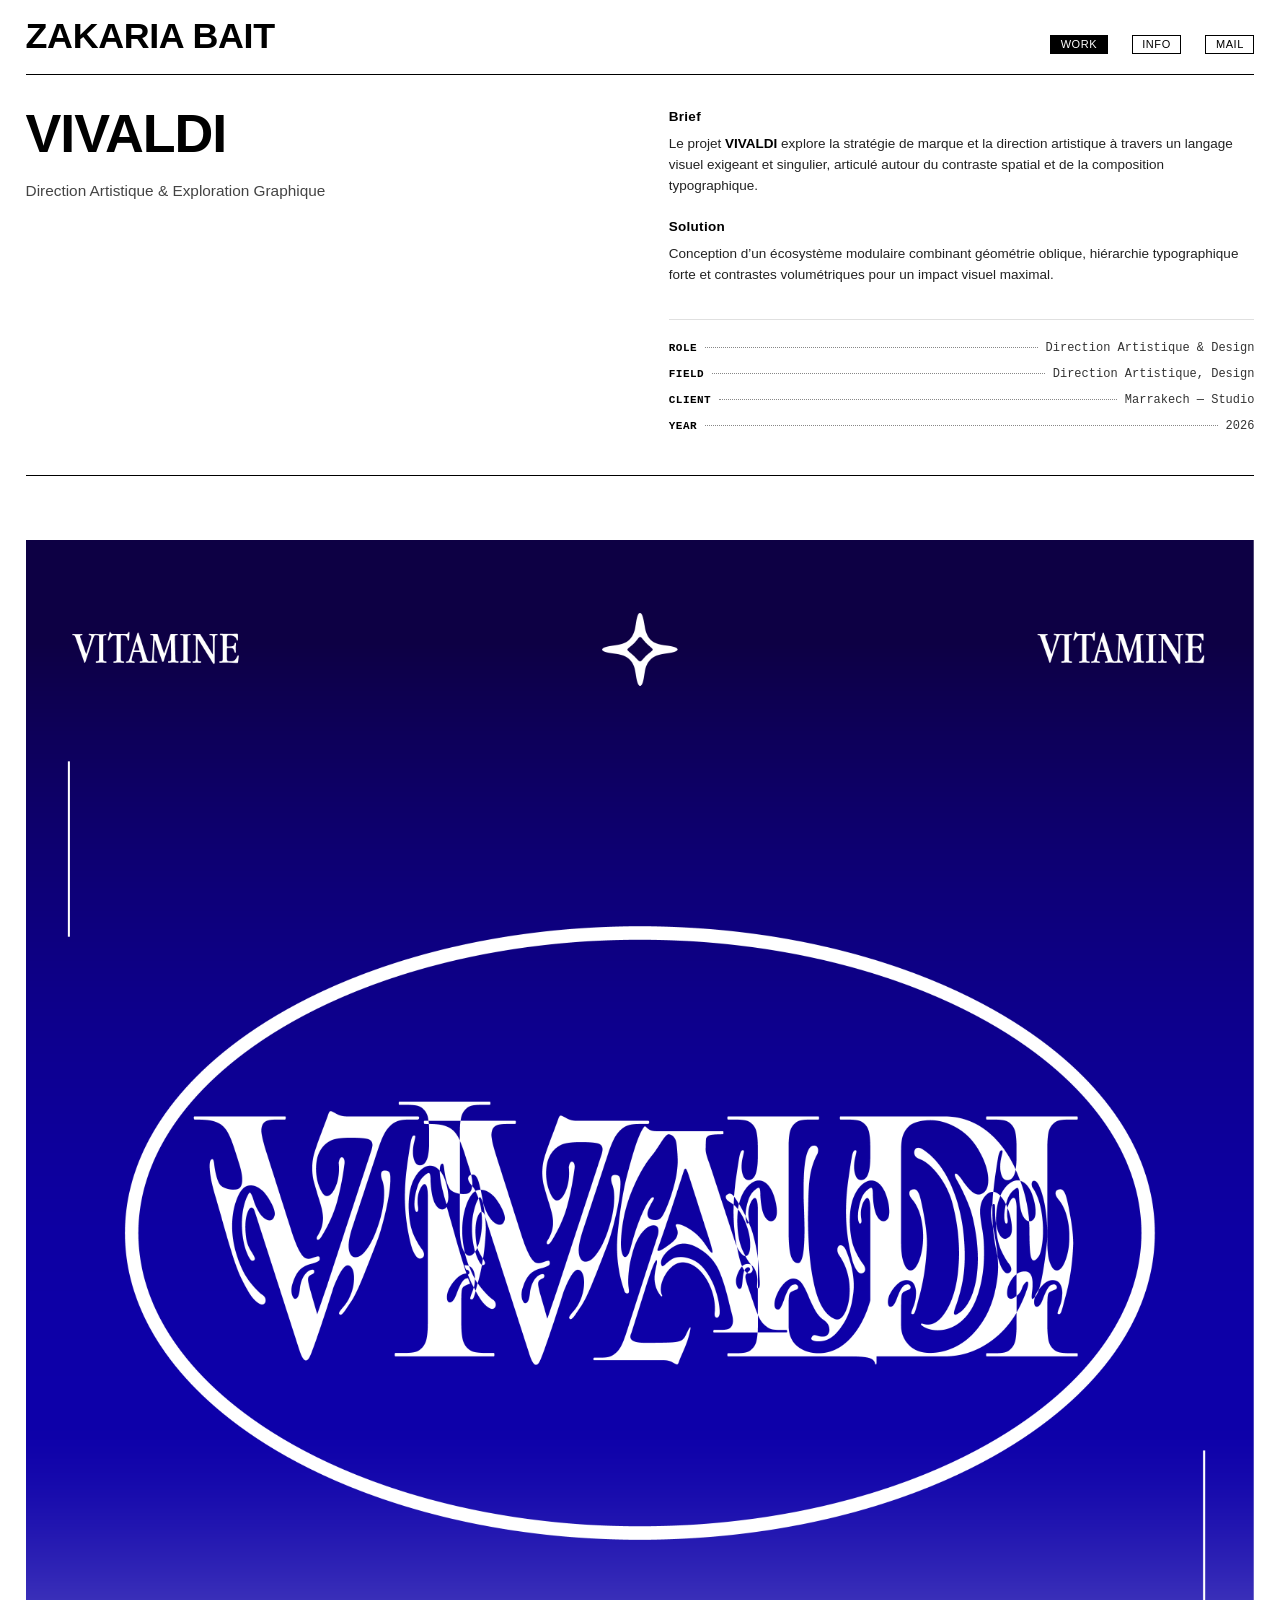
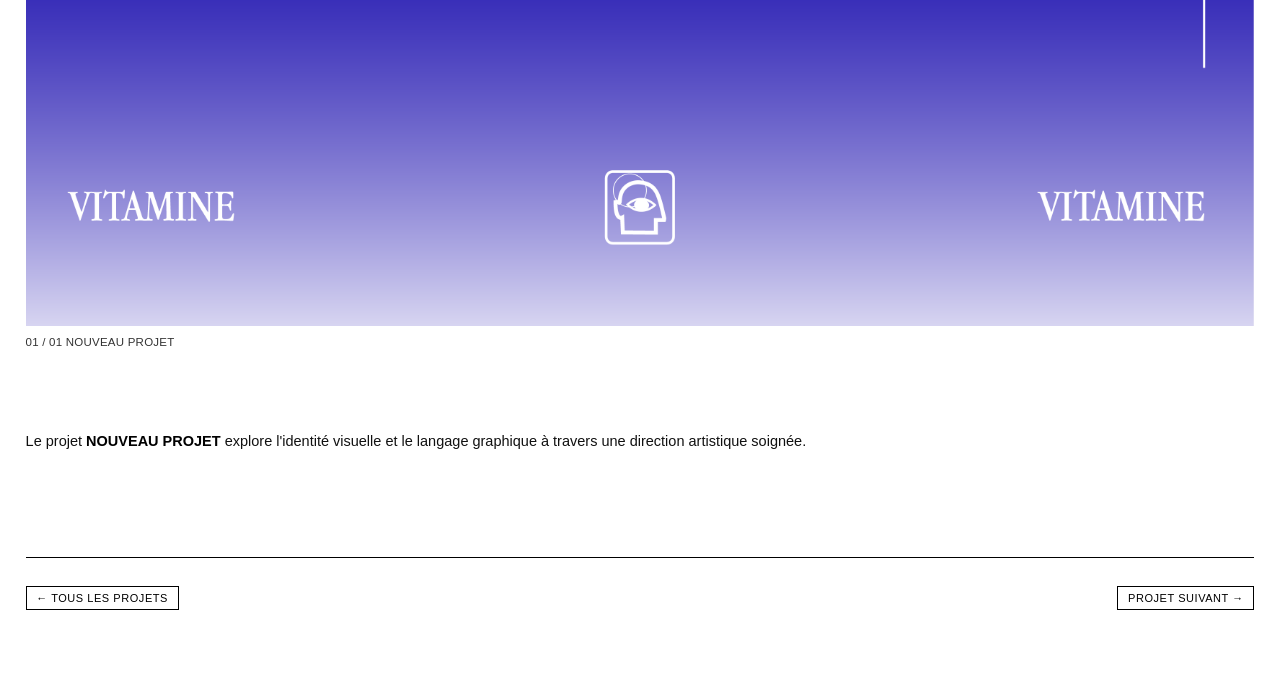
<file: project-detail.html>
<!DOCTYPE html>
<html lang="fr">
<head>
  <meta charset="UTF-8">
  <meta name="viewport" content="width=device-width, initial-scale=1.0">
  <title id="page-title">PROJET — ZAKARIA BAIT</title>

  <link rel="icon" type="image/png" href="favicon.png">
  <link href="https://fonts.cdnfonts.com/css/monument-extended" rel="stylesheet">
  <link href="https://api.fontshare.com/v2/css?f[]=satoshi@300,400,500,700,900&display=swap" rel="stylesheet">
  <link rel="stylesheet" href="cursor.css">

  <style>
    * {
      box-sizing: border-box;
      margin: 0;
      padding: 0;
    }

    body {
      background-color: #ffffff;
      color: #000000;
      font-family: 'Satoshi', -apple-system, sans-serif;
      font-size: 13.5px;
      line-height: 1.35;
      padding: 1.5vw 2vw 6vw 2vw;
      min-height: 100vh;
      overflow-x: hidden;
    }

    a {
      color: inherit;
      text-decoration: none;
    }

    /* Navigation supérieure rigoureusement identique à work.html et info.html */
    .top-nav {
      font-family: 'Satoshi', -apple-system, sans-serif;
      font-weight: 700;
      font-size: clamp(1.1rem, 2.8vw, 2.5rem);
      line-height: 1;
      letter-spacing: -0.01em;
      text-transform: uppercase;
      display: flex;
      justify-content: space-between;
      align-items: baseline;
      width: 100%;
      padding-bottom: 1.2rem;
      border-bottom: 1.5px solid #000000;
      margin-bottom: 2rem;
      user-select: none;
    }

    .top-nav a {
      color: #000000;
      text-decoration: none;
    }

    .nav-links {
      display: flex;
      align-items: center;
      gap: 1.5rem;
    }

    /* Boutons uniformisés brutalistes (Bords droits 0px, bordure fine 1px, Satoshi Light) */
    .nav-btn {
      display: inline-flex;
      align-items: center;
      justify-content: center;
      padding: 0.2rem 0.6rem;
      border: 1px solid #000000;
      border-radius: 0px;
      font-family: 'Satoshi', sans-serif !important;
      font-weight: 300 !important;
      font-size: 11px;
      letter-spacing: 0.05em;
      transition: all 0.2s ease;
      background: transparent;
      color: #000000;
      text-decoration: none !important;
      cursor: pointer;
      text-transform: uppercase;
    }

    .nav-btn:hover {
      background: #000000;
      color: #ffffff;
    }

    .nav-btn.active {
      background: #000000;
      color: #ffffff;
      pointer-events: none;
    }

    /* ========================================================
       MISE EN PAGE ÉDITORIALE TRABUC.CO STYLE (CARGO / MUSEUM)
       ======================================================== */

    /* En-tête éditorial en 2 colonnes 50/50 */
    .trabuc-header {
      display: grid;
      grid-template-columns: 1fr 1fr;
      gap: 4.5vw;
      margin-bottom: 4rem;
      padding-bottom: 2.5rem;
      border-bottom: 1.5px solid #000000;
    }

    .trabuc-header-left {
      display: flex;
      flex-direction: column;
    }

    .trabuc-title {
      font-family: 'Satoshi', -apple-system, sans-serif;
      font-weight: 700;
      font-size: clamp(2.2rem, 4.2vw, 4.2rem);
      line-height: 1.0;
      letter-spacing: -0.02em;
      text-transform: uppercase;
      margin-bottom: 1.2rem;
      color: #000000;
    }

    .trabuc-tagline {
      font-family: 'Satoshi', sans-serif;
      font-size: clamp(14px, 1.2vw, 16px);
      font-weight: 400;
      line-height: 1.45;
      color: #444444;
      max-width: 92%;
    }

    .trabuc-header-right {
      display: flex;
      flex-direction: column;
      gap: 1.3rem;
      font-family: 'Satoshi', sans-serif;
      font-size: 13.5px;
      line-height: 1.55;
      color: #222222;
    }

    .trabuc-section-title {
      display: block;
      font-weight: 700;
      color: #000000;
      font-size: 13.5px;
      margin-bottom: 0.35rem;
      letter-spacing: 0.02em;
    }

    .trabuc-section-body {
      font-family: 'Satoshi', sans-serif;
      font-size: 13.5px;
      line-height: 1.55;
      color: #222222;
    }

    .trabuc-section-body b {
      font-weight: 700;
      color: #000000;
    }

    /* Table Métadonnées avec pointillés dynamiques (Style Trabuc Mono) */
    .trabuc-meta-table {
      margin-top: 0.8rem;
      padding-top: 1.2rem;
      border-top: 1px solid #e0e0e0;
      display: flex;
      flex-direction: column;
      gap: 0.45rem;
      font-family: 'Satoshi', monospace, sans-serif;
      font-size: 12px;
    }

    .trabuc-meta-row {
      display: flex;
      align-items: baseline;
      width: 100%;
    }

    .trabuc-meta-label {
      font-weight: 600;
      color: #000000;
      white-space: nowrap;
      text-transform: uppercase;
      font-size: 11px;
      letter-spacing: 0.04em;
    }

    .trabuc-meta-dots {
      flex: 1;
      margin: 0 0.5rem;
      border-bottom: 1px dotted #888888;
      position: relative;
      top: -3px;
    }

    .trabuc-meta-val {
      color: #333333;
      white-space: nowrap;
      font-weight: 400;
      font-size: 12px;
    }

    .trabuc-links {
      display: flex;
      flex-wrap: wrap;
      gap: 1rem;
      margin-top: 0.2rem;
    }

    .trabuc-link {
      display: inline-flex;
      align-items: center;
      gap: 0.25rem;
      font-size: 12.5px;
      font-weight: 600;
      text-decoration: none;
      border-bottom: 1px solid #000000;
      padding-bottom: 2px;
      color: #000000;
      transition: opacity 0.2s;
    }

    .trabuc-link:hover {
      opacity: 0.6;
    }

    .trabuc-link::after {
      content: '↗';
      display: inline-block;
      font-size: 11px;
      transition: transform 0.2s ease;
    }

    .trabuc-link:hover::after {
      transform: translate(2px, -2px);
    }

    /* Flux de médias modulaire Trabuc */
    .project-media-flow {
      display: flex;
      flex-direction: column;
      gap: 3.5rem;
    }

    figure {
      margin: 0;
      display: flex;
      flex-direction: column;
      width: 100%;
    }

    .project-media {
      width: 100%;
      height: auto;
      background: #f7f7f7;
      min-height: 280px;
      object-fit: cover;
      display: block;
      border-radius: 0px;
    }

    .video-embed-wrapper {
      position: relative;
      width: 100%;
      padding-bottom: 56.25%;
      height: 0;
      overflow: hidden;
      background: #000000;
      border: 1px solid var(--cs-hairline-dark, #27272a);
    }

    .video-embed-wrapper iframe,
    .video-embed-wrapper object,
    .video-embed-wrapper embed {
      position: absolute;
      top: 0;
      left: 0;
      width: 100% !important;
      height: 100% !important;
      border: 0;
    }

    figcaption {
      margin-top: 0.55rem;
      font-family: 'Satoshi', sans-serif;
      font-size: 11.5px;
      font-weight: 300;
      letter-spacing: 0.02em;
      color: #333333;
    }

    /* 1. Grand média héro 100% */
    .media-full {
      width: 100%;
    }

    /* 2. Duo Éditorial Trabuc (Image + Texte H2 & Récit) */
    .trabuc-duo {
      display: grid;
      grid-template-columns: 1fr 1fr;
      gap: 3.5vw;
      align-items: center;
      margin: 1.5rem 0;
    }

    .trabuc-duo.reversed {
      direction: rtl;
    }

    .trabuc-duo.reversed > * {
      direction: ltr;
    }

    .trabuc-duo-media {
      display: flex;
      flex-direction: column;
      gap: 1rem;
    }

    .trabuc-duo-text h2 {
      font-family: 'Satoshi', sans-serif;
      font-weight: 700;
      font-size: clamp(1.4rem, 2.2vw, 2rem);
      line-height: 1.1;
      letter-spacing: -0.015em;
      margin-bottom: 1.1rem;
      color: #000000;
    }

    .trabuc-duo-text p {
      font-family: 'Satoshi', sans-serif;
      font-size: 14.5px;
      line-height: 1.55;
      color: #222222;
      margin-bottom: 1rem;
    }

    .trabuc-duo-text p b {
      font-weight: 700;
      color: #000000;
    }

    /* 3. Duo d'images 50/50 */
    .media-grid-2 {
      display: grid;
      grid-template-columns: 1fr 1fr;
      gap: 0.8rem;
    }

    /* 4. Duo asymétrique 1.4:1 */
    .media-grid-asym {
      display: grid;
      grid-template-columns: 1.4fr 1fr;
      gap: 0.8rem;
      align-items: center;
    }

    /* 5. Encart Typographique Asymétrique (Style Trabuc 5/7 cols) */
    .trabuc-offset {
      display: grid;
      grid-template-columns: 5fr 7fr;
      gap: 3.5vw;
      margin: 2rem 0;
      padding: 2.5rem 0;
      border-top: 1px solid #000000;
      border-bottom: 1px solid #e0e0e0;
    }

    .trabuc-offset h2 {
      font-family: 'Satoshi', sans-serif;
      font-weight: 700;
      font-size: clamp(1.5rem, 2.5vw, 2.3rem);
      line-height: 1.05;
      letter-spacing: -0.02em;
      color: #000000;
      margin-bottom: 0.8rem;
    }

    .trabuc-offset p {
      font-family: 'Satoshi', sans-serif;
      font-size: 14.5px;
      line-height: 1.55;
      color: #222222;
    }

    .trabuc-offset p b {
      font-weight: 700;
      color: #000000;
    }

    /* Récit libre */
    .project-narrative {
      font-family: 'Satoshi', sans-serif;
      font-size: 14.5px;
      line-height: 1.55;
      max-width: 820px;
      margin: 1.5rem 0;
      font-weight: 400;
      color: #111111;
    }

    .project-narrative b {
      font-weight: 700;
      color: #000000;
    }

    /* Navigation entre projets en bas de page */
    .project-footer-nav {
      margin-top: 5rem;
      padding-top: 1.8rem;
      border-top: 1.5px solid #000000;
      display: flex;
      justify-content: space-between;
      align-items: center;
    }

    /* Responsive mobile */
    @media (max-width: 820px) {
      body {
        padding: 5vw 4vw;
      }
      .trabuc-header {
        grid-template-columns: 1fr;
        gap: 2rem;
      }
      .trabuc-duo {
        grid-template-columns: 1fr;
        direction: ltr !important;
        gap: 2rem;
      }
      .trabuc-offset {
        grid-template-columns: 1fr;
        gap: 1.2rem;
      }
      .media-grid-2, .media-grid-asym {
        grid-template-columns: 1fr;
      }
      .project-media {
        min-height: 240px;
      }
    /* ========================================================
       CASE STUDY BESPOQUE : GLYPHS / TRABUC (POUR PROJ_016)
       ======================================================== */
    :root {
      --cs-green: #22c55e;
      --cs-green-subtle: rgba(34, 197, 94, 0.15);
      --cs-dark: #09090b;
      --cs-hairline: #e4e4e7;
      --cs-hairline-dark: #27272a;
      --cs-subtle: #f4f4f5;
      --cs-text-muted: #71717a;
    }

    .glyphs-case-study {
      width: 100%;
      font-family: 'Satoshi', sans-serif;
      color: #09090b;
    }

    .cs-section {
      width: 100%;
      padding: 3.5rem 0;
      border-bottom: 1px solid var(--cs-hairline);
    }

    .cs-section:first-child {
      padding-top: 1rem;
    }

    .cs-grid {
      display: grid;
      grid-template-columns: repeat(12, 1fr);
      gap: 2rem;
    }

    .cs-tag {
      font-family: 'Satoshi', monospace, sans-serif;
      font-size: 11px;
      text-transform: uppercase;
      letter-spacing: 0.08em;
      color: var(--cs-text-muted);
      font-weight: 500;
      display: block;
      margin-bottom: 0.75rem;
    }

    .cs-title-display {
      font-size: clamp(2.4rem, 5vw, 4.4rem);
      font-weight: 700;
      line-height: 1.05;
      letter-spacing: -0.04em;
      text-transform: uppercase;
      color: #09090b;
      margin-bottom: 0.4rem;
    }

    .cs-subtitle {
      font-size: clamp(1.15rem, 1.8vw, 1.5rem);
      font-weight: 400;
      color: var(--cs-text-muted);
      line-height: 1.35;
      margin-bottom: 1.5rem;
    }

    .cs-partner-badge {
      display: inline-flex;
      align-items: center;
      gap: 0.5rem;
      border: 1px solid var(--cs-hairline);
      background: var(--cs-subtle);
      padding: 0.45rem 0.85rem;
      font-size: 12.5px;
      color: #09090b;
      margin-bottom: 1rem;
    }

    .cs-pulse-dot {
      width: 8px;
      height: 8px;
      border-radius: 50%;
      background: var(--cs-green);
      animation: csPulse 2s cubic-bezier(0.4, 0, 0.6, 1) infinite;
    }

    @keyframes csPulse {
      0%, 100% { opacity: 1; transform: scale(1); }
      50% { opacity: 0.4; transform: scale(0.85); }
    }

    .cs-ext-link {
      display: inline-flex;
      align-items: center;
      gap: 0.35rem;
      font-size: 13.5px;
      font-weight: 500;
      text-decoration: underline;
      text-underline-offset: 4px;
      color: #09090b;
      transition: color 0.2s;
    }

    .cs-ext-link:hover {
      color: var(--cs-green);
    }

    .cs-badge-group {
      display: flex;
      flex-wrap: wrap;
      gap: 0.5rem;
      margin-top: 0.5rem;
    }

    .cs-press-badge {
      padding: 0.3rem 0.75rem;
      border: 1px solid var(--cs-hairline);
      font-family: 'Satoshi', monospace, sans-serif;
      font-size: 11.5px;
      text-decoration: none;
      color: #09090b;
      background: #ffffff;
      transition: all 0.2s ease;
    }

    .cs-press-badge:hover {
      border-color: var(--cs-green);
      background: var(--cs-subtle);
    }

    .cs-spec-table {
      margin-top: 1.25rem;
      padding-top: 1.25rem;
      border-top: 1px solid var(--cs-hairline);
      display: flex;
      flex-direction: column;
      gap: 0.55rem;
      font-family: 'Satoshi', monospace, sans-serif;
      font-size: 12px;
    }

    .cs-spec-row {
      display: flex;
      align-items: baseline;
      justify-content: space-between;
      width: 100%;
    }

    .cs-spec-label {
      color: var(--cs-text-muted);
      white-space: nowrap;
    }

    .cs-spec-dots {
      flex: 1;
      margin: 0 0.5rem;
      border-bottom: 1px dotted var(--cs-hairline);
      position: relative;
      top: -3px;
    }

    .cs-spec-val {
      font-weight: 500;
      color: #09090b;
      text-align: right;
    }

    .cs-dock-wrapper {
      width: 100%;
      border: 1px solid var(--cs-hairline);
      background: var(--cs-subtle);
      padding: 3rem 1.5rem;
      display: flex;
      flex-direction: column;
      align-items: center;
      margin-bottom: 2rem;
    }

    .cs-dock {
      display: flex;
      align-items: center;
      gap: 0.75rem;
      background: rgba(255, 255, 255, 0.95);
      border: 1px solid var(--cs-hairline);
      padding: 0.6rem 1.1rem;
      border-radius: 1.25rem;
      box-shadow: 0 4px 16px rgba(0, 0, 0, 0.05);
      backdrop-filter: blur(8px);
    }

    .cs-dock-icon {
      width: 46px;
      height: 46px;
      border-radius: 12px;
      display: flex;
      align-items: center;
      justify-content: center;
      border: 1px solid var(--cs-hairline);
      position: relative;
      transition: transform 0.2s cubic-bezier(0.2, 0.8, 0.2, 1);
      cursor: pointer;
    }

    .cs-dock-icon:hover {
      transform: scale(1.12);
    }

    .cs-dock-focal {
      width: 54px;
      height: 54px;
      border-radius: 14px;
      background: var(--cs-dark);
      border: 2px solid var(--cs-green);
      position: relative;
    }

    .cs-dock-tooltip {
      position: absolute;
      top: -32px;
      left: 50%;
      transform: translateX(-50%);
      background: var(--cs-dark);
      color: #ffffff;
      font-family: 'Satoshi', monospace, sans-serif;
      font-size: 10px;
      padding: 2px 7px;
      border-radius: 4px;
      white-space: nowrap;
      opacity: 0;
      pointer-events: none;
      transition: opacity 0.2s;
    }

    .cs-dock-focal:hover .cs-dock-tooltip {
      opacity: 1;
    }

    .cs-card-subtle {
      border: 1px solid var(--cs-hairline);
      background: var(--cs-subtle);
      padding: 1.8rem;
      display: flex;
      flex-direction: column;
      justify-content: space-between;
    }

    .cs-card-dark {
      border: 1px solid var(--cs-hairline-dark);
      background: var(--cs-dark);
      color: #ffffff;
      padding: 1.8rem;
      display: flex;
      flex-direction: column;
      justify-content: space-between;
    }

    .cs-h2 {
      font-size: clamp(1.6rem, 2.8vw, 2.5rem);
      font-weight: 700;
      line-height: 1.15;
      letter-spacing: -0.03em;
      color: #09090b;
    }

    .cs-h3 {
      font-size: clamp(1.2rem, 1.8vw, 1.5rem);
      font-weight: 700;
      line-height: 1.3;
      letter-spacing: -0.02em;
    }

    .cs-highlight {
      background: var(--cs-green-subtle);
      font-weight: 600;
      padding: 0 0.25rem;
    }

    /* Range slider variable */
    .cs-slider-container {
      margin-top: 1.5rem;
      border: 1px solid var(--cs-hairline);
      padding: 1.5rem;
      background: var(--cs-subtle);
    }

    .cs-slider-header {
      display: flex;
      flex-wrap: wrap;
      align-items: center;
      justify-content: space-between;
      gap: 1rem;
      margin-bottom: 1.25rem;
    }

    .cs-active-badge {
      padding: 2px 8px;
      background: var(--cs-green);
      color: #09090b;
      font-family: 'Satoshi', monospace, sans-serif;
      font-size: 11px;
      font-weight: 700;
    }

    .cs-range-slider {
      -webkit-appearance: none;
      width: 180px;
      height: 4px;
      background: #d4d4d8;
      outline: none;
      border-radius: 2px;
    }

    .cs-range-slider::-webkit-slider-thumb {
      -webkit-appearance: none;
      width: 16px;
      height: 16px;
      border-radius: 50%;
      background: #09090b;
      cursor: pointer;
      transition: transform 0.15s;
    }

    .cs-range-slider::-webkit-slider-thumb:hover {
      transform: scale(1.3);
      background: var(--cs-green);
    }

    .cs-specimen-scroll {
      overflow-x: auto;
      white-space: nowrap;
      padding: 1rem 0;
      border-top: 1px solid var(--cs-hairline);
    }

    .cs-specimen-text {
      font-size: clamp(1.8rem, 3.5vw, 3rem);
      font-family: 'Satoshi', sans-serif;
      transition: font-weight 0.1s ease;
    }

    /* Stack de répétition typographique posters */
    .cs-typo-stack {
      display: flex;
      flex-direction: column;
      gap: 0.4rem;
      padding: 1.5rem 0;
      user-select: none;
    }

    .cs-typo-stack div {
      font-size: clamp(1.6rem, 2.5vw, 2.2rem);
      line-height: 1;
      letter-spacing: -0.03em;
    }

    @media (max-width: 820px) {
      .cs-grid {
        grid-template-columns: 1fr;
        gap: 1.5rem;
      }
      .cs-grid > [style*="grid-column"] {
        grid-column: span 1 / span 1 !important;
      }
      .cs-dock {
        transform: scale(0.85);
      }
    }
  </style>
</head>
<body>

  <!-- Navigation principale avec boutons Work / About / Mail -->
  <nav class="top-nav">
    <a href="index.html">ZAKARIA BAIT</a>
    <div class="nav-links">
      <a href="work.html" class="nav-btn active">WORK</a>
      <a href="info.html" class="nav-btn">INFO</a>
      <a href="mailto:zakaria-bait@outlook.com" class="nav-btn">MAIL</a>
    </div>
  </nav>

  <!-- En-tête éditorial Trabuc.co Style -->
  <header class="trabuc-header" id="trabuc-standard-header">
    <!-- Colonne Gauche : Titre imposant et sous-titre -->
    <div class="trabuc-header-left">
      <h1 class="trabuc-title" id="proj-title">Projet</h1>
      <div class="trabuc-tagline" id="proj-subtitle">Direction Artistique &amp; Typographie</div>
    </div>
    
    <!-- Colonne Droite : Récit (Brief, Solution) + Table métadonnées en pointillés + Liens -->
    <div class="trabuc-header-right">
      <div class="trabuc-section" id="sec-brief">
        <span class="trabuc-section-title">Brief</span>
        <div class="trabuc-section-body" id="proj-brief"></div>
      </div>

      <div class="trabuc-section" id="sec-solution">
        <span class="trabuc-section-title">Solution</span>
        <div class="trabuc-section-body" id="proj-solution"></div>
      </div>

      <div class="trabuc-links" id="proj-links"></div>

      <!-- Table Métadonnées avec pointillés dynamiques -->
      <div class="trabuc-meta-table">
        <div class="trabuc-meta-row" id="row-role">
          <span class="trabuc-meta-label">Role</span>
          <span class="trabuc-meta-dots"></span>
          <span class="trabuc-meta-val" id="proj-role">Direction Artistique &amp; Design</span>
        </div>
        <div class="trabuc-meta-row" id="row-field">
          <span class="trabuc-meta-label">Field</span>
          <span class="trabuc-meta-dots"></span>
          <span class="trabuc-meta-val" id="proj-discipline">Branding, 3D, Typographie</span>
        </div>
        <div class="trabuc-meta-row" id="row-client">
          <span class="trabuc-meta-label">Client</span>
          <span class="trabuc-meta-dots"></span>
          <span class="trabuc-meta-val" id="proj-client">Marrakech — Studio</span>
        </div>
        <div class="trabuc-meta-row" id="row-year">
          <span class="trabuc-meta-label">Year</span>
          <span class="trabuc-meta-dots"></span>
          <span class="trabuc-meta-val" id="proj-year">2026</span>
        </div>
      </div>
    </div>
  </header>

  <!-- Flux d'images et blocs modulaires de la page projet -->
  <main class="project-media-flow" id="proj-flow">
    <!-- Généré dynamiquement en JS -->
  </main>

  <!-- Navigation de bas de page vers d'autres projets -->
  <footer class="project-footer-nav">
    <a href="work.html" class="nav-btn">← TOUS LES PROJETS</a>
    <a href="work.html" id="next-proj-link" class="nav-btn">PROJET SUIVANT →</a>
  </footer>

  <script src="data.js"></script>
  <script>
    document.addEventListener('DOMContentLoaded', () => {
      // 1. Récupération des données (Priorité au brouillon CMS en direct dans localStorage)
      let data = window.PORTFOLIO_DATA || { projects: [], categories: [] };
      try {
        const draft = localStorage.getItem('portfolio_cms_draft');
        if (draft) {
          const parsed = JSON.parse(draft);
          if (parsed && Array.isArray(parsed.projects) && parsed.projects.length > 0) {
            data = parsed;
          }
        }
      } catch (e) {}

      if (!data || !data.projects) {
        return;
      }

      const params = new URLSearchParams(window.location.search);
      const projId = params.get('id');

      const projects = (data.projects || []).filter(p => p.type !== 'text');
      let currentIndex = projects.findIndex(p => p.id === projId);
      
      // Si l'ID demandé n'est pas trouvé dans la liste
      if (currentIndex === -1) {
        if (projId) {
          // Nouveau projet en cours de création
          const tempProj = {
            id: projId,
            title: "Nouveau Projet",
            subtitle: "Page détaillée du projet",
            year: "2026",
            client: "Marrakech — Studio",
            category: "direction",
            detail: {
              title: "Nouveau Projet",
              subtitle: "Page détaillée en cours de composition",
              blocks: []
            }
          };
          projects.unshift(tempProj);
          currentIndex = 0;
        } else {
          currentIndex = 0;
        }
      }

      const project = projects[currentIndex];
      if (!project) return;

      const detail = project.detail || {};

      // SI C'EST LE PROJET 45 DEGRÉS (PROJ_021 OU TEMPLATE CASE STUDY 45 DEGRES)
      const is45Degres = project.id === 'proj_021' || 
                         detail.template === 'case-study-45degres' || 
                         (project.title && (project.title.includes('45 DEGRÉS') || project.title.includes('45 Degrés')) && project.id !== 'proj_016');

      if (is45Degres) {
        const stdHeader = document.getElementById('trabuc-standard-header');
        if (stdHeader) stdHeader.style.display = 'none';

        const rawTitle = (detail.title || project.title || '45 DEGRÉS').replace(/&nbsp;/g, ' ').replace(/\s+/g, ' ').trim();
        document.getElementById('page-title').textContent = `${rawTitle} — ZAKARIA BAIT`;

        const flow = document.getElementById('proj-flow');
        flow.innerHTML = '';
        render45DegresCaseStudy(project, flow);

        // Lien Projet Suivant
        const nextIndex = (currentIndex + 1) % projects.length;
        const nextProj = projects[nextIndex];
        const nextBtn = document.getElementById('next-proj-link');
        if (nextProj) {
          nextBtn.href = `project-detail.html?id=${nextProj.id}`;
          nextBtn.textContent = `PROJET SUIVANT →`;
        }
        return;
      }

      // SI C'EST LE PROJET 016 (OU TEMPLATE GLYPHS CASE STUDY)
      if (project.id === 'proj_016' || detail.template === 'glyphs-case-study') {
        const stdHeader = document.getElementById('trabuc-standard-header');
        if (stdHeader) stdHeader.style.display = 'none';

        const rawTitle = (detail.title || project.title || 'Glyphs App').replace(/&nbsp;/g, ' ').replace(/\s+/g, ' ').trim();
        document.getElementById('page-title').textContent = `${rawTitle} — ZAKARIA BAIT`;

        const flow = document.getElementById('proj-flow');
        flow.innerHTML = '';
        renderGlyphsCaseStudy(project, flow);

        // Lien Projet Suivant
        const nextIndex = (currentIndex + 1) % projects.length;
        const nextProj = projects[nextIndex];
        const nextBtn = document.getElementById('next-proj-link');
        if (nextProj) {
          nextBtn.href = `project-detail.html?id=${nextProj.id}`;
          nextBtn.textContent = `PROJET SUIVANT →`;
        }
        return;
      }

      // Catégorie lisible
      const catObj = (data.categories || []).find(c => c.id === project.category);
      const catLabel = catObj ? catObj.label : (project.category || 'Direction Artistique');

      // Titres & Métadonnées Trabuc Style
      const rawTitle = (detail.title || project.title || 'PROJET').replace(/&nbsp;/g, ' ').replace(/\s+/g, ' ').trim();
      document.getElementById('page-title').textContent = `${rawTitle} — ZAKARIA BAIT`;
      document.getElementById('proj-title').innerHTML = detail.title || project.title || 'Projet';
      
      document.getElementById('proj-subtitle').innerHTML = detail.subtitle || project.subtitle || "Direction Artistique &amp; Exploration Graphique";
      document.getElementById('proj-role').textContent = detail.role || "Direction Artistique & Design";
      document.getElementById('proj-discipline').textContent = detail.discipline || catLabel;
      document.getElementById('proj-year').textContent = detail.year || project.year || '2026';
      document.getElementById('proj-client').textContent = detail.client || project.client || 'Marrakech — Studio';

      // Brief & Solution
      const briefEl = document.getElementById('proj-brief');
      const solutionEl = document.getElementById('proj-solution');

      if (detail.brief && detail.brief.trim()) {
        briefEl.innerHTML = detail.brief;
      } else if (project.narrative && project.narrative.trim()) {
        briefEl.innerHTML = project.narrative;
      } else {
        briefEl.innerHTML = `Le projet <b>${rawTitle}</b> explore la stratégie de marque et la direction artistique à travers un langage visuel exigeant et singulier, articulé autour du contraste spatial et de la composition typographique.`;
      }

      if (detail.solution && detail.solution.trim()) {
        solutionEl.innerHTML = detail.solution;
      } else if (detail.narrative && detail.narrative.trim()) {
        solutionEl.innerHTML = detail.narrative;
      } else {
        solutionEl.innerHTML = `Conception d’un écosystème modulaire combinant géométrie oblique, hiérarchie typographique forte et contrastes volumétriques pour un impact visuel maximal.`;
      }

      // Liens externes (si configurés)
      const linksContainer = document.getElementById('proj-links');
      if (Array.isArray(detail.links) && detail.links.length > 0) {
        linksContainer.innerHTML = detail.links.map(l => `
          <a href="${l.url}" target="_blank" class="trabuc-link">${l.label || 'Voir le projet'}</a>
        `).join('');
      } else {
        linksContainer.style.display = 'none';
      }

      // Rendu du flux modulaire (Media Flow)
      const flow = document.getElementById('proj-flow');
      flow.innerHTML = '';

      // SI LE PROJET CONTIENT DES BLOCS MODULAIRES ÉDITÉS DANS LE CMS
      if (Array.isArray(detail.blocks) && detail.blocks.length > 0) {
        detail.blocks.forEach((block, idx) => {
          if (block.type === 'vimeo-embed' || block.type === 'embed') {
            flow.appendChild(createEmbedElement(block, idx));
          } else if (block.type === 'full-media') {
            flow.appendChild(createFullMediaElement(block, idx));
          } else if (block.type === 'editorial-duo') {
            flow.appendChild(createEditorialDuoElement(block));
          } else if (block.type === 'offset-narrative') {
            flow.appendChild(createOffsetNarrativeElement(block));
          } else if (block.type === 'narrative') {
            if (block.text && block.text.trim()) {
              const div = document.createElement('div');
              div.className = 'project-narrative';
              div.innerHTML = block.text;
              flow.appendChild(div);
            }
          } else if (block.type === 'grid-2') {
            flow.appendChild(createGridElement(block, 'media-grid-2'));
          } else if (block.type === 'grid-asym') {
            flow.appendChild(createGridElement(block, 'media-grid-asym'));
          }
        });
      } else {
        // MODE PAR DÉFAUT TRABUC (Si le projet n'a pas encore de blocs personnalisés)
        if (detail.embedCode && detail.embedCode.trim()) {
          const embedFig = document.createElement('figure');
          embedFig.className = 'media-full';
          embedFig.innerHTML = formatVimeoEmbedHtml(detail.embedCode, rawTitle);
          flow.appendChild(embedFig);
        } else {
          const mainMedia = project.media || project.image || '';
          const isVideo = project.type === 'video';

          const heroFig = document.createElement('figure');
          heroFig.className = 'media-full';
          heroFig.innerHTML = renderMediaHtml(mainMedia, isVideo, rawTitle, '01 / 01 &nbsp; &nbsp; ' + rawTitle);
          flow.appendChild(heroFig);
        }

        const narrativeText = project.narrative || project.textContent || `Le projet <b>${rawTitle}</b> explore la stratégie visuelle et l'identité de marque à travers un langage graphique singulier et précis, articulé autour de la composition et du contraste typographique.`;
        const narrativeDiv = document.createElement('div');
        narrativeDiv.className = 'project-narrative';
        narrativeDiv.innerHTML = narrativeText;
        flow.appendChild(narrativeDiv);

        if (Array.isArray(project.gallery) && project.gallery.length > 0) {
          const grid2 = document.createElement('div');
          grid2.className = 'media-grid-2';
          project.gallery.forEach((gMedia, gIdx) => {
            grid2.innerHTML += `
              <figure>
                <img src="${gMedia}" class="project-media" alt="Détail ${gIdx + 2}">
                <figcaption>0${gIdx + 2} &nbsp; &nbsp; Étude visuelle et déclinaison</figcaption>
              </figure>
            `;
          });
          flow.appendChild(grid2);
        }
      }

      // Lien Projet Suivant
      const nextIndex = (currentIndex + 1) % projects.length;
      const nextProj = projects[nextIndex];
      const nextBtn = document.getElementById('next-proj-link');
      if (nextProj) {
        nextBtn.href = `project-detail.html?id=${nextProj.id}`;
        nextBtn.textContent = `PROJET SUIVANT →`;
      }
    });

    // Fonctions d'aide pour générer les blocs HTML Trabuc Style
    function isEmbedMedia(src, type) {
      if (type === 'embed') return true;
      if (typeof src === 'string') {
        const s = src.trim();
        return s.includes('<iframe') || s.includes('vimeo.com') || s.includes('youtube.com') || s.includes('youtu.be');
      }
      return false;
    }

    function formatVimeoEmbedHtml(input, caption = '') {
      if (!input || !input.trim()) return '';
      const trimmed = input.trim();
      let iframeHtml = '';

      // Cas 1 : Code Iframe complet
      if (trimmed.includes('<iframe')) {
        let clean = trimmed;
        if (!clean.includes('style=')) {
          clean = clean.replace('<iframe', '<iframe style="position:absolute; top:0; left:0; width:100%; height:100%; border:0;"');
        } else {
          clean = clean.replace(/style="([^"]*)"/, 'style="$1; position:absolute; top:0; left:0; width:100%; height:100%; border:0;"');
        }
        iframeHtml = clean;
      }
      // Cas 2 : Lien ou ID Vimeo
      else if (trimmed.includes('player.vimeo.com')) {
        iframeHtml = `<iframe src="${trimmed}" style="position:absolute; top:0; left:0; width:100%; height:100%; border:0;" frameborder="0" allow="autoplay; fullscreen; picture-in-picture" allowfullscreen></iframe>`;
      }
      else if (trimmed.includes('vimeo.com')) {
        const vimeoMatch = trimmed.match(/vimeo\.com\/(?:.*\/)?(\d+)(?:\/([a-zA-Z0-9]+))?(?:\?h=([a-zA-Z0-9]+))?/);
        if (vimeoMatch) {
          const vidId = vimeoMatch[1];
          const hashVal = vimeoMatch[2] || vimeoMatch[3];
          const hashParam = hashVal ? `?h=${hashVal}` : '';
          const sep = hashParam ? '&' : '?';
          iframeHtml = `<iframe src="https://player.vimeo.com/video/${vidId}${hashParam}${sep}color=22c55e&title=0&byline=0&portrait=0" style="position:absolute; top:0; left:0; width:100%; height:100%; border:0;" frameborder="0" allow="autoplay; fullscreen; picture-in-picture" allowfullscreen></iframe>`;
        } else {
          iframeHtml = `<iframe src="${trimmed}" style="position:absolute; top:0; left:0; width:100%; height:100%; border:0;" frameborder="0" allow="autoplay; fullscreen; picture-in-picture" allowfullscreen></iframe>`;
        }
      }
      // Cas 3 : Lien YouTube
      else if (trimmed.includes('youtube.com') || trimmed.includes('youtu.be')) {
        const ytMatch = trimmed.match(/(?:youtu\.be\/|youtube\.com\/(?:embed\/|v\/|watch\?v=|watch\?.+&v=))([\w-]{11})/);
        if (ytMatch) {
          iframeHtml = `<iframe src="https://www.youtube.com/embed/${ytMatch[1]}" style="position:absolute; top:0; left:0; width:100%; height:100%; border:0;" frameborder="0" allow="accelerometer; autoplay; clipboard-write; encrypted-media; gyroscope; picture-in-picture" allowfullscreen></iframe>`;
        } else {
          iframeHtml = `<iframe src="${trimmed}" style="position:absolute; top:0; left:0; width:100%; height:100%; border:0;" frameborder="0" allowfullscreen></iframe>`;
        }
      }
      // Cas 4 : Identifiant numérique seul
      else if (/^\d+$/.test(trimmed)) {
        iframeHtml = `<iframe src="https://player.vimeo.com/video/${trimmed}?color=22c55e&title=0&byline=0&portrait=0" style="position:absolute; top:0; left:0; width:100%; height:100%; border:0;" frameborder="0" allow="autoplay; fullscreen; picture-in-picture" allowfullscreen></iframe>`;
      }
      else {
        iframeHtml = trimmed;
      }

      return `
        <div class="video-embed-wrapper" style="position:relative; padding-bottom:56.25%; height:0; overflow:hidden; background:#000000; border:1px solid #27272a; width:100%;">
          ${iframeHtml}
        </div>
        ${caption ? `<figcaption style="margin-top:0.75rem; font-family:'Satoshi',monospace; font-size:11px; color:#71717a;">${caption}</figcaption>` : ''}
      `;
    }

    function renderMediaHtml(src, isVideo, alt, caption) {
      if (isEmbedMedia(src, isVideo)) {
        return formatVimeoEmbedHtml(src, caption);
      }
      const isVid = isVideo === 'video' || isVideo === true || (typeof src === 'string' && src.match(/\.(mp4|webm|mov)$/i));
      let mediaTag = '';
      if (isVid) {
        mediaTag = src 
          ? `<video src="${src}" autoplay loop muted playsinline class="project-media"></video>`
          : `<div class="project-media" style="min-height:380px; display:flex; align-items:center; justify-content:center; color:#888; font-weight:700;">VIDÉO PRINCIPALE</div>`;
      } else {
        mediaTag = src 
          ? `<img src="${src}" class="project-media" alt="${alt || ''}">`
          : `<div class="project-media" style="min-height:380px; display:flex; align-items:center; justify-content:center; color:#888; font-weight:700;">IMAGE / VISUEL</div>`;
      }
      return `${mediaTag}${caption ? `<figcaption>${caption}</figcaption>` : ''}`;
    }

    function createFullMediaElement(block, idx) {
      const fig = document.createElement('figure');
      fig.className = 'media-full';
      if (block.type === 'vimeo-embed' || block.type === 'embed' || block.mediaType === 'embed' || block.embedCode || isEmbedMedia(block.media, block.mediaType)) {
        fig.innerHTML = formatVimeoEmbedHtml(block.embedCode || block.media, block.caption);
      } else {
        fig.innerHTML = renderMediaHtml(block.media, block.mediaType === 'video', 'Visuel', block.caption);
      }
      return fig;
    }

    function createEmbedElement(block, idx) {
      const fig = document.createElement('figure');
      fig.className = 'media-full';
      fig.innerHTML = formatVimeoEmbedHtml(block.embedCode || block.media, block.caption);
      return fig;
    }

    function createEditorialDuoElement(block) {
      const div = document.createElement('div');
      div.className = `trabuc-duo ${block.reverse ? 'reversed' : ''}`;
      const isEmbed = block.mediaType === 'embed' || block.embedCode || isEmbedMedia(block.media, block.mediaType);
      const mediaHtml = isEmbed
        ? formatVimeoEmbedHtml(block.embedCode || block.media, block.caption)
        : `<figure>${renderMediaHtml(block.media, block.mediaType === 'video', block.title, block.caption)}</figure>`;

      div.innerHTML = `
        <div class="trabuc-duo-media">
          ${mediaHtml}
        </div>
        <div class="trabuc-duo-text">
          ${block.title ? `<h2>${block.title}</h2>` : ''}
          <p>${block.text || ''}</p>
        </div>
      `;
      return div;
    }

    function createOffsetNarrativeElement(block) {
      const div = document.createElement('div');
      div.className = 'trabuc-offset';
      div.innerHTML = `
        <div>
          <h2>${block.title || ''}</h2>
        </div>
        <div>
          <p>${block.text || ''}</p>
        </div>
      `;
      return div;
    }

    function createGridElement(block, gridClass) {
      const div = document.createElement('div');
      div.className = gridClass;
      div.innerHTML = `
        <figure>
          ${renderMediaHtml(block.media1, block.media1Type === 'video', 'Détail 1', block.caption1)}
        </figure>
        <figure>
          ${renderMediaHtml(block.media2, block.media2Type === 'video', 'Détail 2', block.caption2)}
        </figure>
      `;
      return div;
    }

    // ========================================================
    // RENDU DU CASE STUDY BESPOQUE : 45 DEGRÉS (PROJ_021)
    // ========================================================
    function render45DegresCaseStudy(project, container) {
      const detail = project.detail || {};
      const caseStudyNo = detail.caseStudyNo || "Case Study No. 02";
      const title = detail.title || "45 DEGRÉS";
      const subtitle = detail.subtitle || "Exploration Visuelle &amp; Recherche Typographique";
      const partnerText = detail.partner || 'Direction Artistique &amp; Typographie — Studio <strong style="font-weight:600;">Zakaria Bait</strong>';
      const websiteUrl = detail.websiteUrl || "45-degres.html";
      const websiteLabel = detail.websiteLabel || "Voir l'étude &amp; les déclinaisons";

      const brief = detail.brief || `Comment réinventer la rigueur de la grille suisse traditionnelle en introduisant une rupture angulaire radicale ? L’objectif était d’expérimenter la géométrie oblique à 45° comme vecteur d’énergie et de tension spatiale à travers le design éditorial et le mouvement.`;

      const solution = detail.solution || `Un système graphique fondé sur un dialogue audacieux entre typographie monumentale, surfaces texturales brutes et cadrages asymétriques. Le langage modulaire se décline à la fois en affiches éditoriales grand format, en séquences motion design et en modélisations 3D sculpturales.`;

      const pressBadges = Array.isArray(detail.pressBadges) && detail.pressBadges.length > 0 
        ? detail.pressBadges 
        : ["Swiss Graphic Awards", "Type Directors Club", "It's Nice That", "Brand New", "Étapes: Magazine"];

      const specs = Array.isArray(detail.specs) && detail.specs.length > 0
        ? detail.specs
        : [
            { label: "Role", val: detail.role || "Direction Artistique & Typographie" },
            { label: "Field", val: detail.discipline || "Identité Visuelle, Typographie, Affiche" },
            { label: "Geometry", val: "45.00° Oblique Grid System" },
            { label: "Typefaces", val: "Monument Extended & Satoshi" },
            { label: "Format", val: "B1 Poster (700 × 1000 mm) & 4K Digital" },
            { label: "Client", val: detail.client || "Marrakech — Projet Studio" },
            { label: "Published", val: detail.year || "2026" }
          ];

      const arrowSvg = `<svg width="15" height="15" viewBox="0 0 24 24" fill="none" stroke="currentColor" stroke-width="2" style="display:inline-block; vertical-align:middle; transition:transform 0.2s;"><path d="M7 17L17 7M17 7H7M17 7V17"/></svg>`;

      container.innerHTML = `
        <div class="glyphs-case-study">
          <!-- Section 1: Hero & Project Metadata -->
          <section class="cs-section">
            <div class="cs-grid">
              <!-- Colonne Gauche (5 cols) -->
              <div style="grid-column: span 5 / span 5; display:flex; flex-direction:column; justify-content:space-between;">
                <div>
                  <span class="cs-tag">${caseStudyNo}</span>
                  <h1 class="cs-title-display">${title}</h1>
                  <p class="cs-subtitle">${subtitle}</p>
                </div>
                <div>
                  <div class="cs-partner-badge">
                    <span class="cs-pulse-dot"></span>
                    <span>${partnerText}</span>
                  </div>
                  <div>
                    <a href="${websiteUrl}" class="cs-ext-link">
                      <span>${websiteLabel}</span>
                      ${arrowSvg}
                    </a>
                  </div>
                </div>
              </div>

              <!-- Colonne Droite (7 cols) -->
              <div style="grid-column: span 7 / span 7; display:flex; flex-direction:column; justify-content:space-between; gap:2.5rem;">
                <div style="display:flex; flex-direction:column; gap:1.75rem;">
                  <div>
                    <span class="cs-tag">Brief</span>
                    <p style="font-size:16px; line-height:1.6; color:#09090b;">${brief}</p>
                  </div>
                  <div>
                    <span class="cs-tag">Solution</span>
                    <p style="font-size:14px; line-height:1.6; color:#09090b;">${solution}</p>
                  </div>
                </div>

                <!-- Press Badges -->
                <div style="padding-top:1.25rem; border-top:1px solid var(--cs-hairline);">
                  <span class="cs-tag">Featured in</span>
                  <div class="cs-badge-group">
                    ${pressBadges.map(b => `<a href="#" class="cs-press-badge">${b}</a>`).join('')}
                  </div>
                </div>

                <!-- Spec Table with Dot Leaders -->
                <div class="cs-spec-table">
                  ${specs.map(s => `
                    <div class="cs-spec-row">
                      <span class="cs-spec-label">${s.label}</span>
                      <span class="cs-spec-dots"></span>
                      <span class="cs-spec-val">${s.val}</span>
                    </div>
                  `).join('')}
                </div>
              </div>
            </div>
          </section>

          <!-- Section 2: Hero Visual (Full-Bleed Media) -->
          <section class="cs-section">
            <figure style="margin:0; width:100%;">
              <img src="poster_45_degres_01.svg" alt="Affiche principale 45°" style="width:100%; height:auto; display:block; border:1px solid var(--cs-hairline); background:#f4f4f5;">
              <figcaption style="margin-top:0.85rem; font-family:'Satoshi',monospace; font-size:11px; color:var(--cs-text-muted);">
                01 / 05 &nbsp; &nbsp; Affiche principale 45° : Déconstruction géométrique et grille oblique
              </figcaption>
            </figure>
          </section>

          <!-- Section 3: Interactive Bento Matrix & Angle Specimen -->
          <section class="cs-section">
            <div class="cs-grid" style="margin-bottom:2rem;">
              <div style="grid-column: span 4 / span 4;">
                <span class="cs-tag">01 / Système Géométrique</span>
                <h2 class="cs-h2">L'angle comme manifeste</h2>
              </div>
              <div style="grid-column: span 8 / span 8; display:flex; flex-direction:column; gap:1rem;">
                <p style="font-size:16px; line-height:1.6; color:#09090b;">
                  En brisant l'orthogonalité rigide à 90°, l'inclinaison à <strong style="font-weight:700;">45 degrés</strong> libère une dynamique spatiale puissante. Le système crée une cadence cinétique tout en conservant une discipline mathématique absolue inspirée des pionniers du style suisse international.
                </p>
                <p style="font-size:13.5px; line-height:1.55; color:#555;">
                  Chaque bloc de contenu, titre et repère visuel répond à une grille diagonale unifiée : les intersections génèrent des points d'ancrage nets, transformant la surface de composition en un champ de forces actives.
                </p>
              </div>
            </div>

            <!-- Bento Asymmetrical Cards -->
            <div class="cs-grid">
              <!-- Left: 45° Vector Matrix Compass Graphic (Dark) -->
              <div class="cs-card-dark" style="grid-column: span 6 / span 6; min-height:420px;">
                <div style="display:flex; justify-content:space-between; align-items:center; border-bottom:1px solid var(--cs-hairline-dark); padding-bottom:0.75rem; margin-bottom:1.5rem;">
                  <span class="cs-tag" style="margin:0; color:#aaa;">CALIBRATION VECTORIELLE</span>
                  <span style="padding:2px 7px; background:var(--cs-green); color:var(--cs-dark); font-family:'Satoshi',monospace; font-size:10px; font-weight:700;">AXE 45.00°</span>
                </div>

                <!-- Compass & Matrix SVG Diagram -->
                <div style="margin:auto; padding:1.5rem 0; display:flex; flex-direction:column; align-items:center; justify-content:center; width:100%;">
                  <svg width="220" height="220" viewBox="0 0 240 240" fill="none" style="max-width:100%;">
                    <!-- Outer Circles -->
                    <circle cx="120" cy="120" r="100" stroke="#27272A" stroke-width="1.5" stroke-dasharray="4 4"/>
                    <circle cx="120" cy="120" r="70" stroke="#27272A" stroke-width="1"/>
                    <circle cx="120" cy="120" r="3" fill="#ffffff"/>
                    
                    <!-- Axes Orthogonaux (90° / 0°) -->
                    <line x1="120" y1="10" x2="120" y2="230" stroke="#3F3F46" stroke-width="1"/>
                    <line x1="10" y1="120" x2="230" y2="120" stroke="#3F3F46" stroke-width="1"/>
                    
                    <!-- Axe 45° Principal (Acid Green) -->
                    <g id="matrix-axis-group" style="transform-origin: 120px 120px; transition: transform 0.2s ease-out;">
                      <line id="matrix-axis-line" x1="20" y1="220" x2="220" y2="20" stroke="#22C55E" stroke-width="2.5"/>
                      <circle cx="190.7" cy="49.3" r="5" fill="#22C55E"/>
                      <circle cx="49.3" cy="190.7" r="4" fill="#22C55E"/>
                    </g>
                    
                    <!-- Repères d'angles -->
                    <text x="125" y="24" fill="#71717A" font-size="10" font-family="'Satoshi', monospace">90°</text>
                    <text x="215" y="115" fill="#71717A" font-size="10" font-family="'Satoshi', monospace">0°</text>
                    <text x="200" y="42" fill="#22C55E" font-size="12" font-weight="700" font-family="'Satoshi', monospace">45°</text>
                    <text x="35" y="205" fill="#71717A" font-size="10" font-family="'Satoshi', monospace">225°</text>
                  </svg>
                  
                  <div style="display:flex; gap:1.5rem; margin-top:1.25rem; font-family:'Satoshi',monospace; font-size:11px; color:#aaa;">
                    <span>COS(45°): <b style="color:#ffffff;">0.7071</b></span>
                    <span>SIN(45°): <b style="color:#ffffff;">0.7071</b></span>
                    <span>TANGENTE: <b style="color:var(--cs-green);">1.0000</b></span>
                  </div>
                </div>

                <div style="border-top:1px solid var(--cs-hairline-dark); padding-top:0.85rem; display:flex; justify-content:space-between; font-family:'Satoshi',monospace; font-size:11px; color:#aaa;">
                  <span>Trigonométrie vectorielle oblique</span>
                  <span>Précision d'ancrage : 100% vector</span>
                </div>
              </div>

              <!-- Right: Interactive Angle Specimen Slider (Subtle Card) -->
              <div class="cs-card-subtle" style="grid-column: span 6 / span 6; min-height:420px; background:#ffffff;">
                <div style="display:flex; justify-content:space-between; align-items:center; border-bottom:1px solid var(--cs-hairline); padding-bottom:0.75rem; margin-bottom:1.5rem;">
                  <span class="cs-tag" style="margin:0;">INTERPOLATION TYPOGRAPHIQUE</span>
                  <span style="font-family:'Satoshi',monospace; font-size:11px; font-weight:700; color:var(--cs-green); background:var(--cs-green-subtle); padding:2px 8px; border:1px solid rgba(34,197,94,0.3);">
                    Angle actif: <span id="angle-val-label">45°</span>
                  </span>
                </div>

                <!-- Dynamic Tilting Specimen Preview -->
                <div style="margin:auto 0; padding:2rem 1rem; overflow:hidden; background:var(--cs-subtle); border:1px solid var(--cs-hairline); text-align:center;">
                  <div id="angle-specimen" style="transform: skewX(-22.5deg) rotate(-7.5deg); transition: transform 0.15s ease-out; transform-origin: center;">
                    <div style="font-family:'Monument Extended', 'Satoshi', sans-serif; font-size:clamp(1.8rem, 3.2vw, 2.8rem); font-weight:800; line-height:1; letter-spacing:-0.03em; text-transform:uppercase; color:#09090b;">
                      45° OBLIQUE
                    </div>
                    <div style="font-family:'Satoshi', sans-serif; font-size:13px; font-weight:600; letter-spacing:0.25em; text-transform:uppercase; color:var(--cs-green); margin-top:0.5rem;">
                      MONUMENT EXTENDED &bull; STUDIO BAIT
                    </div>
                  </div>
                </div>

                <!-- Slider Control -->
                <div style="margin-top:1.5rem; padding-top:1.25rem; border-top:1px solid var(--cs-hairline);">
                  <div style="display:flex; justify-content:space-between; align-items:center; font-family:'Satoshi',monospace; font-size:11px; color:var(--cs-text-muted); margin-bottom:0.5rem;">
                    <span>0° (Orthogonal)</span>
                    <span style="font-weight:700; color:#09090b;">Ajuster l'inclinaison cinétique</span>
                    <span>90° (Vertical)</span>
                  </div>
                  <input type="range" id="angle-slider" min="0" max="90" step="1" value="45" class="cs-range-slider" style="width:100%;">
                </div>
              </div>
            </div>
          </section>

          <!-- Section 4: Kinetic Motion Reveal & Editorial Duo -->
          <section class="cs-section">
            <div class="cs-grid" style="align-items:stretch;">
              <!-- Left: Kinetic GIF Reveal -->
              <div style="grid-column: span 7 / span 7;">
                <figure style="margin:0;">
                  <img src="gif lnfa motion design reveal.gif" alt="Motion design reveal 45°" style="width:100%; height:auto; display:block; border:1px solid var(--cs-hairline);">
                  <figcaption style="margin-top:0.75rem; font-family:'Satoshi',monospace; font-size:11px; color:var(--cs-text-muted);">
                    02 / 05 &nbsp; &nbsp; Motion reveal &amp; cinétique typographique — Rendu 60 FPS ProRes
                  </figcaption>
                </figure>
              </div>

              <!-- Right: Narrative Context -->
              <div class="cs-card-subtle" style="grid-column: span 5 / span 5; display:flex; flex-direction:column; justify-content:space-between;">
                <div>
                  <span class="cs-tag">02 / Cinétique Spatiale</span>
                  <h3 class="cs-h3" style="margin-top:0.25rem;">Une tension spatiale en mouvement</h3>
                  <p style="font-size:14px; line-height:1.6; color:#444; margin-top:1.2rem;">
                    L'animation reveal explore le passage de la surface bidimensionnelle vers la profondeur optique. En rompant la ligne d'horizon conventionnelle, chaque lettre et forme géométrique <b>génère une vibration optique immédiate</b>, captant le regard sans jamais surcharger la composition.
                  </p>
                  <p style="font-size:13px; line-height:1.55; color:#666; margin-top:0.85rem;">
                    La typographie Monument Extended subit une accélération non-linéaire, matérialisant la puissance d'impact avant de se stabiliser sur l'axe oblique parfait.
                  </p>
                </div>

                <div style="border-top:1px solid var(--cs-hairline); padding-top:1rem; display:flex; justify-content:space-between; font-family:'Satoshi',monospace; font-size:11px; color:var(--cs-text-muted);">
                  <span>Interpolation Bezier</span>
                  <span style="color:var(--cs-green); font-weight:700;">● RENDER DIRECT 60FPS</span>
                </div>
              </div>
            </div>
          </section>

          <!-- Section 5: Two-Column Poster Gallery (50/50 Duo) -->
          <section class="cs-section">
            <div class="cs-grid">
              <div style="grid-column: span 6 / span 6;">
                <figure style="margin:0;">
                  <img src="poster_45_degres_02.svg" alt="Affiche 45 Degrés 02" style="width:100%; height:auto; display:block; border:1px solid var(--cs-hairline); background:#f4f4f5;">
                  <figcaption style="margin-top:0.75rem; font-family:'Satoshi',monospace; font-size:11px; color:var(--cs-text-muted);">
                    03 / 05 &nbsp; &nbsp; Cadrage matière &amp; grain textural — Déclinaison tramée
                  </figcaption>
                </figure>
              </div>
              <div style="grid-column: span 6 / span 6;">
                <figure style="margin:0;">
                  <img src="poster_45_degres_03.svg" alt="Affiche 45 Degrés 03" style="width:100%; height:auto; display:block; border:1px solid var(--cs-hairline); background:#f4f4f5;">
                  <figcaption style="margin-top:0.75rem; font-family:'Satoshi',monospace; font-size:11px; color:var(--cs-text-muted);">
                    04 / 05 &nbsp; &nbsp; Volume 3D &amp; abstraction spatiale — Série monochrome
                  </figcaption>
                </figure>
              </div>
            </div>
          </section>

          <!-- Section 6: Offset Narrative (Swiss Style & Brutalism) -->
          <section class="cs-section">
            <div class="cs-grid">
              <div style="grid-column: span 4 / span 4;">
                <span class="cs-tag">03 / Manifeste Éditorial</span>
                <h2 class="cs-h2">Rigueur suisse &amp; brutalité contemporaine</h2>
              </div>
              <div style="grid-column: span 8 / span 8; display:flex; flex-direction:column; gap:1.25rem;">
                <p style="font-size:16.5px; line-height:1.65; color:#09090b; font-weight:500;">
                  Pensé comme une pièce de musée éditoriale, le projet fusionne la précision millimétrée du style typographique international avec l'énergie brute du graphisme d'avant-garde.
                </p>
                <p style="font-size:14px; line-height:1.6; color:#555;">
                  Chaque visuel est calibré au millimètre près pour vivre aussi bien en affiche print B1 sérigraphiée qu'en environnement digital réactif. L'harmonie générale repose sur la confrontation directe entre espaces de respiration généreux et masses noires denses, magnifiées par l'accent vert acide signature.
                </p>
              </div>
            </div>
          </section>

          <!-- Section 7: Full Video Loop Showcase (Vimeo Embed ou MP4) -->
          <section class="cs-section">
            <figure style="margin:0; width:100%;">
              ${(detail.embedCode && detail.embedCode.trim())
                ? formatVimeoEmbedHtml(detail.embedCode, "05 / 05 &nbsp; &nbsp; Déploiement vidéo Vimeo")
                : `
                <div style="position:relative; background:#000000; border:1px solid var(--cs-hairline-dark); overflow:hidden;">
                  <video src="video_404.mp4" autoplay loop muted playsinline style="width:100%; height:auto; display:block; max-height:85vh; object-fit:contain; margin:auto;"></video>
                  <div style="position:absolute; top:1rem; right:1rem; background:rgba(0,0,0,0.75); backdrop-filter:blur(8px); border:1px solid rgba(255,255,255,0.15); padding:0.35rem 0.85rem; font-family:'Satoshi',monospace; font-size:10.5px; color:var(--cs-green); display:flex; align-items:center; gap:0.5rem;">
                    <span class="cs-pulse-dot" style="width:6px; height:6px;"></span>
                    <span>4K CINEMATIC LOOP</span>
                  </div>
                </div>
                <figcaption style="margin-top:0.85rem; font-family:'Satoshi',monospace; font-size:11px; color:var(--cs-text-muted);">
                  05 / 05 &nbsp; &nbsp; Déploiement vidéo cinématique en boucle continue — Déclinaison grand format
                </figcaption>
                `
              }
            </figure>
          </section>

          <!-- Section 8: Physical Collateral & Exhibition Editions -->
          <section class="cs-section" style="border-bottom:none;">
            <div style="display:flex; justify-content:space-between; align-items:flex-end; margin-bottom:2rem;">
              <div>
                <span class="cs-tag">04 / Déclinaisons Physiques &amp; Édition</span>
                <h2 class="cs-h2">Matière imprimée &amp; scénographie</h2>
              </div>
              <span style="font-family:'Satoshi',monospace; font-size:11.5px; color:var(--cs-text-muted);">Édition Studio 2026</span>
            </div>

            <div class="cs-grid">
              <!-- Card 1: Poster B1 -->
              <div class="cs-card-subtle" style="grid-column: span 4 / span 4;">
                <div style="border-bottom:1px solid var(--cs-hairline); padding-bottom:0.75rem; margin-bottom:1rem; display:flex; justify-content:space-between; align-items:center;">
                  <span class="cs-tag" style="margin:0;">SÉRIGRAPHIE B1</span>
                  <span style="font-family:'Satoshi',monospace; font-size:10px; color:var(--cs-green); font-weight:700;">70 × 100 CM</span>
                </div>
                <h4 style="font-size:15px; font-weight:700; margin-bottom:0.5rem;">Tirage d'art numéroté</h4>
                <p style="font-size:12px; line-height:1.55; color:#555; margin-bottom:1.5rem;">
                  Impression artisanale en 2 passages couleur (Noir profond & Vert fluo Pantone 802C) avec marquage à chaud argent sur papier Fedrigoni Sirio Black 350g/m². Édition limitée à 50 exemplaires numérotés et signés.
                </p>
                <div style="border-top:1px solid var(--cs-hairline); padding-top:0.75rem; display:flex; justify-content:space-between; font-family:'Satoshi',monospace; font-size:10.5px; color:var(--cs-text-muted);">
                  <span>Sirio Black 350g</span>
                  <span>Tirage 1/50</span>
                </div>
              </div>

              <!-- Card 2: Monograph Book -->
              <div class="cs-card-subtle" style="grid-column: span 4 / span 4;">
                <div style="border-bottom:1px solid var(--cs-hairline); padding-bottom:0.75rem; margin-bottom:1rem; display:flex; justify-content:space-between; align-items:center;">
                  <span class="cs-tag" style="margin:0;">ÉDITION MONOGRAPHIQUE</span>
                  <span style="font-family:'Satoshi',monospace; font-size:10px; color:var(--cs-green); font-weight:700;">128 PAGES</span>
                </div>
                <h4 style="font-size:15px; font-weight:700; margin-bottom:0.5rem;">Livre d'Art &amp; Grille 45°</h4>
                <p style="font-size:12px; line-height:1.55; color:#555; margin-bottom:1.5rem;">
                  Recueil documentant la genèse mathématique et les itérations graphiques. Reliure suisse apparente cousue au fil vert fluo, couverture rigide débossée et découpe d'onglet biseautée à 45 degrés.
                </p>
                <div style="border-top:1px solid var(--cs-hairline); padding-top:0.75rem; display:flex; justify-content:space-between; font-family:'Satoshi',monospace; font-size:10.5px; color:var(--cs-text-muted);">
                  <span>Reliure suisse</span>
                  <span>Munken Lynx 150g</span>
                </div>
              </div>

              <!-- Card 3: Immersive Scenography -->
              <div class="cs-card-dark" style="grid-column: span 4 / span 4;">
                <div style="border-bottom:1px solid var(--cs-hairline-dark); padding-bottom:0.75rem; margin-bottom:1rem; display:flex; justify-content:space-between; align-items:center;">
                  <span class="cs-tag" style="margin:0; color:#aaa;">SCÉNOGRAPHIE</span>
                  <span style="font-family:'Satoshi',monospace; font-size:10px; color:var(--cs-green); font-weight:700;">INSTALLATION</span>
                </div>
                <h4 style="font-size:15px; font-weight:700; color:#ffffff; margin-bottom:0.5rem;">Dispositif Immersif</h4>
                <p style="font-size:12px; line-height:1.55; color:#ccc; margin-bottom:1.5rem;">
                  Projection monumentale 4K et panneaux métalliques brossés suspendus à 45° dans l'espace d'exposition. Dialogue entre lumière rasante, matière brute et rythmes typographiques en suspension.
                </p>
                <div style="border-top:1px solid var(--cs-hairline-dark); padding-top:0.75rem; display:flex; justify-content:space-between; font-family:'Satoshi',monospace; font-size:10.5px; color:#aaa;">
                  <span>Acier brossé &amp; LED</span>
                  <span style="color:var(--cs-green);">Exposition 2026</span>
                </div>
              </div>
            </div>
          </section>
        </div>
      `;

      // Slider interactif d'angle 45°
      setTimeout(() => {
        const slider = document.getElementById('angle-slider');
        const specimen = document.getElementById('angle-specimen');
        const valLabel = document.getElementById('angle-val-label');
        const axisGroup = document.getElementById('matrix-axis-group');
        if (slider && specimen && valLabel) {
          slider.addEventListener('input', (e) => {
            const val = parseFloat(e.target.value);
            valLabel.textContent = `${val}°`;
            specimen.style.transform = `skewX(-${(val * 0.5).toFixed(1)}deg) rotate(-${(val * 0.16).toFixed(1)}deg)`;
            if (axisGroup) {
              axisGroup.style.transform = `rotate(${val - 45}deg)`;
            }
          });
        }
      }, 50);
    }

    // ========================================================
    // RENDU DU CASE STUDY BESPOQUE : GLYPHS APP (PROJ_016)
    // ========================================================
    function renderGlyphsCaseStudy(project, container) {
      const detail = project.detail || {};
      const caseStudyNo = detail.caseStudyNo || "Case Study No. 04";
      const title = detail.title || project.title || "016 TEST CAPTION, Lorem ipsum dolar sit amet sed a suscipit tortor.";
      const subtitle = detail.subtitle || project.subtitle || "Brand Identity & strategy";
      const partnerText = detail.partner || 'Designed in partnership with <strong style="font-weight:600;">Matteo Bologna</strong> of <a href="#" style="text-decoration:underline;">Mucca</a>';
      const websiteUrl = detail.websiteUrl || "http://glyphsapp.com";
      const websiteLabel = detail.websiteLabel || "Visit the Glyphs website here";

      const brief = detail.brief || `<a href="#" style="font-weight:600; text-decoration:underline; color:#09090b;">Glyphs App</a> is a Mac font editor and a project of type designers and software developers Georg Seifert and Rainer Erich Scheichelbauer. For the 2020 launch of their highly anticipated Glyphs 3, Georg &amp; Rainer were looking to relaunch their website and brand identity in order to better communicate what Glyphs does and bring new energy to the release.`;

      const solution = detail.solution || `The new website centers itself in the community that surrounds Glyphs, simplifying the architecture for ease of navigation, enhancing access to Tutorials and resources and showcasing type designers’ projects in a dynamic way. The website uses a single Variable font by ABC Dinamo, drawn and developed entirely within Glyphs. The logo and identity simplify and reimagine the app, giving the entirety of the focus on the content itself: the typographic expression made possible with Glyphs.`;

      const pressBadges = Array.isArray(detail.pressBadges) && detail.pressBadges.length > 0 
        ? detail.pressBadges 
        : ["Brand New", "The Brand Identity", "Mindsparkle", "Httpster"];

      const specs = Array.isArray(detail.specs) && detail.specs.length > 0
        ? detail.specs
        : [
            { label: "Role", val: detail.role || "Design & creative direction" },
            { label: "Field", val: detail.discipline || "Identity, Technology" },
            { label: "Typefaces", val: "ABC Arizona VF by ABC Dinamo" },
            { label: "Development", val: "Chris Corby" },
            { label: "Special Thanks", val: "Georg & Rainer, Fabian & Johannes" },
            { label: "Published", val: detail.year || "November 2020" }
          ];

      const arrowSvg = `<svg width="15" height="15" viewBox="0 0 24 24" fill="none" stroke="currentColor" stroke-width="2" style="display:inline-block; vertical-align:middle; transition:transform 0.2s;"><path d="M7 17L17 7M17 7H7M17 7V17"/></svg>`;

      container.innerHTML = `
        <div class="glyphs-case-study">
          <!-- Section 1: Hero & Project Metadata -->
          <section class="cs-section">
            <div class="cs-grid">
              <!-- Colonne Gauche (5 cols) -->
              <div style="grid-column: span 5 / span 5; display:flex; flex-direction:column; justify-content:space-between;">
                <div>
                  <span class="cs-tag">${caseStudyNo}</span>
                  <h1 class="cs-title-display">${title}</h1>
                  <p class="cs-subtitle">${subtitle}</p>
                </div>
                <div>
                  <div class="cs-partner-badge">
                    <span class="cs-pulse-dot"></span>
                    <span>${partnerText}</span>
                  </div>
                  <div>
                    <a href="${websiteUrl}" target="_blank" rel="noopener noreferrer" class="cs-ext-link">
                      <span>${websiteLabel}</span>
                      ${arrowSvg}
                    </a>
                  </div>
                </div>
              </div>

              <!-- Colonne Droite (7 cols) -->
              <div style="grid-column: span 7 / span 7; display:flex; flex-direction:column; justify-content:space-between; gap:2.5rem;">
                <div style="display:flex; flex-direction:column; gap:1.75rem;">
                  <div>
                    <span class="cs-tag">Brief</span>
                    <p style="font-size:16px; line-height:1.6; color:#09090b;">${brief}</p>
                  </div>
                  <div>
                    <span class="cs-tag">Solution</span>
                    <p style="font-size:14px; line-height:1.6; color:#09090b;">${solution}</p>
                  </div>
                </div>

                <!-- Press Badges -->
                <div style="padding-top:1.25rem; border-top:1px solid var(--cs-hairline);">
                  <span class="cs-tag">Featured in</span>
                  <div class="cs-badge-group">
                    ${pressBadges.map(b => `<a href="#" class="cs-press-badge">${b}</a>`).join('')}
                  </div>
                </div>

                <!-- Spec Table with Dot Leaders -->
                <div class="cs-spec-table">
                  ${specs.map(s => `
                    <div class="cs-spec-row">
                      <span class="cs-spec-label">${s.label}</span>
                      <span class="cs-spec-dots"></span>
                      <span class="cs-spec-val">${s.val}</span>
                    </div>
                  `).join('')}
                </div>
              </div>
            </div>
          </section>

          <!-- Section 2: Visual Artifact Bento & Dock Feature -->
          <section class="cs-section">
            <!-- macOS Dock Preview Panel -->
            <div class="cs-dock-wrapper">
              <span class="cs-tag" style="margin-bottom:1.5rem;">macOS System Integration / App Icon</span>
              <div class="cs-dock">
                <!-- Folder Icon -->
                <div class="cs-dock-icon" style="background:var(--cs-subtle);">
                  <svg width="22" height="22" viewBox="0 0 24 24" fill="none" stroke="#71717A" stroke-width="2"><path d="M22 19a2 2 0 0 1-2 2H4a2 2 0 0 1-2-2V5a2 2 0 0 1 2-2h5l2 3h9a2 2 0 0 1 2 2z"/></svg>
                </div>
                <!-- Blue Nav Icon -->
                <div class="cs-dock-icon" style="background:#2997FF;">
                  <svg width="20" height="20" viewBox="0 0 24 24" fill="none" stroke="white" stroke-width="2"><polygon points="3 11 22 2 13 21 11 13 3 11"/></svg>
                </div>
                <!-- Glyphs 3 Focal Icon -->
                <div class="cs-dock-icon cs-dock-focal">
                  <svg width="34" height="34" viewBox="0 0 40 40" fill="none">
                    <path d="M8 8H32V16H18V24H32V32H8V8Z" fill="#22C55E"/>
                    <circle cx="28" cy="12" fill="#09090B" r="3"/>
                  </svg>
                  <span class="cs-dock-tooltip">Glyphs 3</span>
                </div>
                <!-- Spotify Green Icon -->
                <div class="cs-dock-icon" style="background:#1DB954;">
                  <svg width="20" height="20" viewBox="0 0 24 24" fill="none" stroke="white" stroke-width="2"><line x1="18" y1="20" x2="18" y2="10"/><line x1="12" y1="20" x2="12" y2="4"/><line x1="6" y1="20" x2="6" y2="14"/></svg>
                </div>
                <!-- Terminal Dark Icon -->
                <div class="cs-dock-icon" style="background:var(--cs-dark);">
                  <svg width="20" height="20" viewBox="0 0 24 24" fill="none" stroke="white" stroke-width="2"><polyline points="4 17 10 11 4 5"/><line x1="12" y1="19" x2="20" y2="19"/></svg>
                </div>
              </div>
              <span style="font-size:11.5px; color:var(--cs-text-muted); margin-top:1.25rem;">Re-engineered app dock presence and modular bezier silhouette</span>
            </div>

            <!-- Asymmetrical 2-Column Mockups -->
            <div class="cs-grid">
              <!-- Left: Phone Device Perspective -->
              <div class="cs-card-subtle" style="grid-column: span 6 / span 6;">
                <div>
                  <span class="cs-tag">Editorial Feed Mockup</span>
                  <h3 class="cs-h3" style="margin-top:0.25rem;">Mobile Newsletter &amp; Changelog</h3>
                </div>
                
                <!-- Smartphone Inset -->
                <div style="background:var(--cs-dark); padding:1rem; border-radius:2rem; border:1px solid var(--cs-hairline); box-shadow:0 10px 25px rgba(0,0,0,0.1); max-width:320px; width:100%; margin:2rem auto;">
                  <div style="background:#ffffff; border-radius:1.5rem; padding:1.2rem; overflow:hidden; border:1px solid var(--cs-hairline);">
                    <div style="border-bottom:1px solid var(--cs-hairline); padding-bottom:0.5rem; margin-bottom:0.75rem; display:flex; justify-content:space-between; align-items:center;">
                      <span style="font-weight:700; font-size:16px;">News</span>
                      <span style="font-family:'Satoshi',monospace; font-size:10px; color:var(--cs-text-muted);">Issue 48</span>
                    </div>
                    <p style="font-family:'Satoshi',monospace; font-size:9px; text-transform:uppercase; letter-spacing:0.05em; color:var(--cs-text-muted); margin-bottom:0.25rem;">Make Things You Love</p>
                    <h4 style="font-size:18px; font-weight:700; line-height:1.2; margin-bottom:0.5rem;">Say hello to Glyphs 3</h4>
                    <p style="font-size:11px; line-height:1.5; color:#555; margin-bottom:0.85rem;">In its third major iteration, Glyphs has become more reliable, more user-friendly, and even more efficient. After three years of intensive development, version 3 is available today.</p>
                    <div style="background:var(--cs-green-subtle); border:1px solid rgba(34,197,94,0.4); padding:0.5rem; font-family:'Satoshi',monospace; font-size:10px; display:flex; justify-content:space-between; align-items:center;">
                      <span>EVENTS / WORKSHOPS</span>
                      <span style="font-weight:700;">2021 →</span>
                    </div>
                  </div>
                </div>

                <div style="padding-top:1rem; border-top:1px solid var(--cs-hairline);">
                  <p style="font-size:11.5px; color:var(--cs-text-muted); margin:0;">Mobile view framing editorial announcements typeset with adaptive optical sizes.</p>
                </div>
              </div>

              <!-- Right: Tutorial & Learning UI View -->
              <div class="cs-card-subtle" style="grid-column: span 6 / span 6;">
                <div>
                  <span class="cs-tag">Interactive Platform</span>
                  <h3 class="cs-h3" style="margin-top:0.25rem;">Tutorials &amp; Resource Hub</h3>
                </div>

                <!-- UI Mockup Window -->
                <div style="background:#ffffff; border:1px solid var(--cs-hairline); border-radius:6px; box-shadow:0 4px 12px rgba(0,0,0,0.05); max-width:380px; width:100%; margin:1.5rem auto;">
                  <!-- Header Bar -->
                  <div style="background:var(--cs-dark); color:#ffffff; padding:0.6rem 0.85rem; display:flex; align-items:center; justify-content:space-between; border-bottom:1px solid var(--cs-hairline-dark);">
                    <div style="display:flex; align-items:center; gap:0.4rem;">
                      <div style="width:16px; height:16px; border-radius:3px; background:var(--cs-green); display:flex; align-items:center; justify-content:center; color:var(--cs-dark); font-weight:800; font-size:9px;">G</div>
                      <span style="font-size:12px; font-weight:600;">Glyphs</span>
                    </div>
                    <div style="background:var(--cs-green); color:var(--cs-dark); font-family:'Satoshi',monospace; font-size:10px; padding:2px 8px; font-weight:700; border-radius:2px;">Get Glyphs</div>
                  </div>

                  <!-- Filter Tabs -->
                  <div style="padding:0.6rem 0.85rem; border-bottom:1px solid var(--cs-hairline); display:flex; gap:0.85rem; font-family:'Satoshi',monospace; font-size:10px; color:var(--cs-text-muted);">
                    <span style="color:#09090b; font-weight:700; border-bottom:2px solid #09090b; padding-bottom:2px;">Recent</span>
                    <span>Essentials</span>
                    <span>Basic</span>
                    <span style="margin-left:auto;">🔍</span>
                  </div>

                  <!-- List entries -->
                  <div style="display:flex; flex-direction:column;">
                    <div style="padding:0.75rem 0.85rem; display:flex; justify-content:space-between; align-items:flex-start; border-bottom:1px solid var(--cs-hairline);">
                      <div>
                        <span style="font-family:'Satoshi',monospace; font-size:9px; text-transform:uppercase; color:var(--cs-text-muted);">Tutorial</span>
                        <h5 style="font-size:13px; font-weight:700; margin:0.15rem 0;">Mark Attachment</h5>
                        <span style="display:inline-block; border:1px solid var(--cs-hairline); padding:1px 5px; font-family:'Satoshi',monospace; font-size:9px;">Diacritics</span>
                      </div>
                      <svg width="15" height="15" viewBox="0 0 24 24" fill="none" stroke="#71717A" stroke-width="2"><path d="M19 21l-7-5-7 5V5a2 2 0 0 1 2-2h10a2 2 0 0 1 2 2z"/></svg>
                    </div>
                    <div style="padding:0.75rem 0.85rem; display:flex; justify-content:space-between; align-items:flex-start; border-bottom:1px solid var(--cs-hairline);">
                      <div>
                        <span style="font-family:'Satoshi',monospace; font-size:9px; text-transform:uppercase; color:var(--cs-text-muted);">Tutorial</span>
                        <h5 style="font-size:13px; font-weight:700; margin:0.15rem 0;">Working with UFO</h5>
                        <span style="display:inline-block; border:1px solid var(--cs-hairline); padding:1px 5px; font-family:'Satoshi',monospace; font-size:9px;">Importing</span>
                      </div>
                      <svg width="15" height="15" viewBox="0 0 24 24" fill="none" stroke="#71717A" stroke-width="2"><path d="M19 21l-7-5-7 5V5a2 2 0 0 1 2-2h10a2 2 0 0 1 2 2z"/></svg>
                    </div>
                    <div style="padding:0.75rem 0.85rem; background:var(--cs-subtle); display:flex; justify-content:space-between; align-items:center;">
                      <span style="font-family:'Satoshi',monospace; font-size:10px; font-weight:700; color:#09090b;">Essentials for Getting Started</span>
                      <span style="font-size:12px;">→</span>
                    </div>
                  </div>
                </div>

                <div style="padding-top:1rem; border-top:1px solid var(--cs-hairline);">
                  <p style="font-size:11.5px; color:var(--cs-text-muted); margin:0;">Card interface structure highlighting quick bookmarks and modular tag filters.</p>
                </div>
              </div>
            </div>
          </section>

          <!-- Section 3: Community & Ecosystem -->
          <section class="cs-section">
            <div class="cs-grid">
              <div style="grid-column: span 4 / span 4;">
                <span class="cs-tag">01 / Ecosystem</span>
                <h2 class="cs-h2">A tool for the community</h2>
              </div>
              <div style="grid-column: span 8 / span 8; display:flex; flex-direction:column; gap:1.5rem;">
                <p style="font-size:16px; line-height:1.6; color:#09090b;">
                  Glyphs is one of the go-to tools for type design. This is largely because it’s built for everyone: easy to use for Novices and Professional type designers alike. <strong class="cs-highlight">The website is re-imagined as a tool for the community, to give a window to the community’s work,</strong> not as just a showcase of an app.
                </p>
                <div style="display:grid; grid-template-columns: 1fr 1fr; gap:1.75rem; padding-top:1rem;">
                  <div style="border-left:2px solid #09090b; padding-left:1.1rem;">
                    <h3 class="cs-h3" style="margin-bottom:0.5rem;">Tutorials &amp; Forum</h3>
                    <p style="font-size:13.5px; line-height:1.55; color:#555;">
                      The community superpowers Glyphs by constantly engaging with Tutorials as a resource for learning, the Forum as a form of exchange with the makers of the app and other members. Some of the world’s most renowned foundries use it, and emerging talent is engaging with it on a weekly basis.
                    </p>
                  </div>
                  <div style="border-left:2px solid var(--cs-green); padding-left:1.1rem;">
                    <h3 class="cs-h3" style="margin-bottom:0.5rem;">Personalized Lists</h3>
                    <p style="font-size:13.5px; line-height:1.55; color:#555;">
                      Finding and discovering new tutorials quickly is at the core of the new experience. The Learn section deploys Bookmarks for creating personal lists and recommendations from top talent in the field on topics ranging from essentials to coding of typefaces.
                    </p>
                  </div>
                </div>
              </div>
            </div>
          </section>

          <!-- Section 4: Variable Typography Showcase -->
          <section class="cs-section">
            <div class="cs-grid" style="margin-bottom:2rem;">
              <div style="grid-column: span 4 / span 4;">
                <span class="cs-tag">02 / Typography</span>
                <h2 class="cs-h2">One font can do it all</h2>
              </div>
              <div style="grid-column: span 8 / span 8; display:flex; flex-direction:column; gap:1rem;">
                <p style="font-size:16px; line-height:1.6; color:#09090b;">
                  The website is typeset using <strong style="font-weight:700;">ABC Arizona</strong>, an unreleased Variable font drawn by <a href="#" style="text-decoration:underline;">Elias Hanzer</a> for <a href="#" style="text-decoration:underline;">ABC Dinamo</a> made entirely within Glyphs. The typeface covers a wide typographic range that spans from Sans to Serif, making versatile for any context.
                </p>
                <p style="font-size:13.5px; line-height:1.55; color:#555;">
                  The range is useful for drawing a reader’s attention through weight shifts, creating hierarchy across content blocks, typesetting long articles for optimal readability and creating visually impactful typographic moments.
                </p>
              </div>
            </div>

            <!-- Variable Specimen Poster Grid -->
            <div class="cs-grid">
              <!-- Left: Poster "From idea to release" -->
              <div class="cs-card-subtle" style="grid-column: span 6 / span 6; background:#ffffff;">
                <div style="border-bottom:1px solid var(--cs-hairline); padding-bottom:0.85rem; margin-bottom:1.5rem; display:flex; justify-content:space-between; align-items:center;">
                  <span class="cs-tag" style="margin:0;">SPECIMEN NO. 01 — ARIZONA SANS &amp; SERIF</span>
                  <span style="padding:2px 7px; border:1px solid var(--cs-hairline); font-family:'Satoshi',monospace; font-size:10px;">WEIGHT AXIS 100–900</span>
                </div>
                
                <div style="margin:1.5rem 0;">
                  <h3 style="font-size:clamp(2rem, 3.5vw, 3rem); font-weight:700; line-height:1; margin-bottom:1.25rem;">Features</h3>
                  <div style="display:grid; grid-template-columns: 1fr 1fr; gap:1rem;">
                    <div style="background:var(--cs-dark); color:#ffffff; padding:1.25rem; display:flex; flex-direction:column; justify-content:space-between; min-height:170px;">
                      <span style="font-size:16px; font-weight:600; color:var(--cs-green);">From idea to release</span>
                      <p style="font-size:11.5px; color:#aaa; margin:0;">With Glyphs, you can perfect vector font assets and launch any OpenType font family.</p>
                    </div>
                    <div style="border:1px solid var(--cs-hairline); padding:1.25rem; display:flex; flex-direction:column; align-items:center; justify-content:center; text-align:center; min-height:170px;">
                      <span style="font-size:2.8rem; font-weight:700;">A→Z</span>
                      <span style="font-family:'Satoshi',monospace; font-size:11px; color:var(--cs-text-muted); margin-top:0.4rem;">Continuous Variable Interpolation</span>
                    </div>
                  </div>
                </div>

                <div style="padding-top:1rem; border-top:1px solid var(--cs-hairline); display:flex; justify-content:space-between; align-items:center; font-family:'Satoshi',monospace; font-size:11px;">
                  <span style="color:var(--cs-text-muted);">Typeface: ABC Arizona Variable</span>
                  <span style="color:var(--cs-green); font-weight:700;">● VARIABLE GLYPH</span>
                </div>
              </div>

              <!-- Right: Poster "Vibrant community of makers" -->
              <div class="cs-card-dark" style="grid-column: span 6 / span 6;">
                <div style="border-bottom:1px solid var(--cs-hairline-dark); padding-bottom:0.85rem; margin-bottom:1.5rem; display:flex; justify-content:space-between; align-items:center;">
                  <span class="cs-tag" style="margin:0; color:#aaa;">SPECIMEN NO. 02 — COMMUNITY AXIS</span>
                  <span style="padding:2px 7px; border:1px solid var(--cs-hairline-dark); color:var(--cs-green); font-family:'Satoshi',monospace; font-size:10px;">EDITORIAL LAYOUT</span>
                </div>

                <div style="margin:1.5rem 0;">
                  <h3 style="font-size:clamp(2rem, 3.5vw, 3rem); font-weight:700; font-style:italic; line-height:1; margin-bottom:1.25rem;">Resources</h3>
                  <div style="border:1px solid var(--cs-hairline-dark); padding:1.25rem; background:#111114;">
                    <h4 style="font-size:clamp(1.2rem, 2vw, 1.8rem); font-weight:700; color:var(--cs-green); line-height:1.2; margin-bottom:0.75rem;">Vibrant community of makers</h4>
                    <p style="font-size:13px; line-height:1.55; color:#ccc; margin-bottom:1rem;">Plugins &amp; scripts to supercharge your workflow, contributed directly by developers and type founders worldwide.</p>
                    <div style="display:flex; align-items:center; gap:0.6rem; border-top:1px solid var(--cs-hairline-dark); padding-top:0.75rem;">
                      <span style="padding:2px 7px; background:#ffffff; color:#09090b; font-family:'Satoshi',monospace; font-size:10px; font-weight:700;">MEKKABLUE SCRIPTS</span>
                      <span style="padding:2px 7px; border:1px solid var(--cs-hairline-dark); color:#ffffff; font-family:'Satoshi',monospace; font-size:10px;">ROTATION GUIDE</span>
                    </div>
                  </div>
                </div>

                <div style="padding-top:1rem; border-top:1px solid var(--cs-hairline-dark); display:flex; justify-content:space-between; align-items:center; font-family:'Satoshi',monospace; font-size:11px;">
                  <span style="color:#aaa;">Designed completely within Glyphs</span>
                  <span style="color:var(--cs-green); font-weight:700;">abc-dinamo.com</span>
                </div>
              </div>
            </div>

            <!-- Variable Font Interactive Range Explorer Slider Graphic -->
            <div class="cs-slider-container">
              <div class="cs-slider-header">
                <div style="display:flex; align-items:center; gap:0.75rem;">
                  <span class="cs-tag" style="margin:0;">Variable Axis Control</span>
                  <span class="cs-active-badge">Active Specimen</span>
                </div>
                <div style="display:flex; align-items:center; gap:0.75rem; font-family:'Satoshi',monospace; font-size:11.5px;">
                  <span>Sans (100)</span>
                  <input type="range" id="var-slider" min="100" max="900" step="10" value="400" class="cs-range-slider">
                  <span>Serif (900) &nbsp; [ Weight: <b id="var-val-label" style="color:var(--cs-green);">400</b> ]</span>
                </div>
              </div>
              <div class="cs-specimen-scroll">
                <span id="var-specimen" class="cs-specimen-text" style="font-weight:400;">
                  Aa Bb Cc Dd Ee Ff Gg Hh Ii Jj Kk Ll Mm Nn Oo Pp Qq Rr Ss Tt Uu Vv Ww Xx Yy Zz 0123456789 &amp; @ § ¶
                </span>
              </div>
            </div>
          </section>

          <!-- Section 6: Identity System & Modular Iconography -->
          <section class="cs-section">
            <div class="cs-grid" style="margin-bottom:2rem;">
              <div style="grid-column: span 4 / span 4;">
                <span class="cs-tag">04 / Identity</span>
                <h2 class="cs-h2">A new chapter</h2>
              </div>
              <div style="grid-column: span 8 / span 8; display:flex; flex-direction:column; gap:1rem;">
                <p style="font-size:16px; line-height:1.6; color:#09090b;">
                  The new logo and design system signal a new chapter for Glyphs. The iconic, simplified symbol connects with the modular language at play in the rest of the identity.
                </p>
                <p style="font-size:13.5px; line-height:1.55; color:#555;">
                  The modular language of Glyphs 3 symbol is extended to make the rest of the app suite cohesive: <strong style="color:#09090b; font-weight:700;">Glyphs 3 Mini</strong> and all of the <strong style="color:#09090b; font-weight:700;">Pro font tools</strong> use the same building blocks as the main logo, and will be gradually released in 2021.
                </p>
                <p style="font-size:13.5px; line-height:1.55; color:#555;">
                  The color palette builds on the heritage green that distinguished Glyphs from its competitors, evolving it to a more vibrant, dynamic and ownable green. The extended palette uses a combination of brights and darks that bestow flexibility within the site and social.
                </p>
              </div>
            </div>

            <div class="cs-grid">
              <!-- Big Brand Mark Block (Left) -->
              <div class="cs-card-dark" style="grid-column: span 6 / span 6; align-items:center; text-align:center; min-height:420px; padding:2.5rem 1.5rem;">
                <div style="width:100%; display:flex; justify-content:space-between; align-items:center;">
                  <span class="cs-tag" style="margin:0; color:#aaa;">GLYPHS 3 HERO SYMBOL</span>
                  <span style="padding:2px 7px; background:var(--cs-green); color:var(--cs-dark); font-family:'Satoshi',monospace; font-size:10px; font-weight:700;">#22C55E</span>
                </div>

                <!-- Iconic Modular G Logo SVG -->
                <div style="margin:2.5rem 0;">
                  <svg width="180" height="180" viewBox="0 0 200 200" fill="none">
                    <path d="M40 40H160C160 40 160 100 100 100H40V40Z" fill="#22C55E"/>
                    <path d="M40 100H100V160H40V100Z" fill="#22C55E"/>
                    <path d="M100 100H160V160C160 160 160 160 100 160V100Z" fill="#22C55E"/>
                    <rect x="70" y="70" width="30" height="30" fill="#09090B"/>
                  </svg>
                </div>

                <div style="width:100%; border-top:1px solid var(--cs-hairline-dark); padding-top:1rem; display:flex; justify-content:space-between; font-family:'Satoshi',monospace; font-size:11px; color:#aaa;">
                  <span>Geometric Modular Construction</span>
                  <span>Grid: 4x4 Proportional Ratio</span>
                </div>
              </div>

              <!-- Suite Family Icons & Specimen Cards (Right) -->
              <div style="grid-column: span 6 / span 6; display:flex; flex-direction:column; gap:1.5rem;">
                <!-- App Suite Icon Family -->
                <div class="cs-card-dark" style="padding:1.5rem;">
                  <div style="display:flex; justify-content:space-between; align-items:center; border-bottom:1px solid var(--cs-hairline-dark); padding-bottom:0.75rem; margin-bottom:1.25rem;">
                    <span class="cs-tag" style="margin:0; color:#aaa;">APP ECOSYSTEM FAMILY</span>
                    <span style="color:var(--cs-green); font-family:'Satoshi',monospace; font-size:10px; font-weight:700;">SUITE 2021</span>
                  </div>
                  <div style="display:grid; grid-template-columns: repeat(6, 1fr); gap:0.5rem; text-align:center;">
                    <div style="display:flex; flex-direction:column; align-items:center;">
                      <div style="width:44px; height:44px; border-radius:8px; background:var(--cs-dark); border:2px solid var(--cs-green); display:flex; align-items:center; justify-content:center; padding:5px; margin-bottom:0.4rem;">
                        <div style="width:100%; height:100%; background:var(--cs-green);"></div>
                      </div>
                      <span style="font-family:'Satoshi',monospace; font-size:10px; color:#fff;">Glyphs 3</span>
                    </div>
                    <div style="display:flex; flex-direction:column; align-items:center;">
                      <div style="width:44px; height:44px; border-radius:8px; background:var(--cs-dark); border:1px solid var(--cs-hairline-dark); display:flex; align-items:center; justify-content:center; padding:5px; margin-bottom:0.4rem;">
                        <div style="width:100%; height:50%; background:#fff;"></div>
                      </div>
                      <span style="font-family:'Satoshi',monospace; font-size:10px; color:#aaa;">Mini</span>
                    </div>
                    <div style="display:flex; flex-direction:column; align-items:center;">
                      <div style="width:44px; height:44px; border-radius:8px; background:var(--cs-dark); border:1px solid var(--cs-hairline-dark); display:flex; align-items:center; justify-content:center; padding:5px; margin-bottom:0.4rem;">
                        <div style="width:65%; height:100%; border:2px solid #fff;"></div>
                      </div>
                      <span style="font-family:'Satoshi',monospace; font-size:10px; color:#aaa;">Outline</span>
                    </div>
                    <div style="display:flex; flex-direction:column; align-items:center;">
                      <div style="width:44px; height:44px; border-radius:8px; background:var(--cs-dark); border:1px solid var(--cs-hairline-dark); display:flex; align-items:center; justify-content:center; padding:5px; margin-bottom:0.4rem;">
                        <div style="width:100%; height:100%; border-radius:50%; border:2px solid #fff;"></div>
                      </div>
                      <span style="font-family:'Satoshi',monospace; font-size:10px; color:#aaa;">Nodes</span>
                    </div>
                    <div style="display:flex; flex-direction:column; align-items:center;">
                      <div style="width:44px; height:44px; border-radius:8px; background:var(--cs-dark); border:1px solid var(--cs-hairline-dark); display:flex; align-items:center; justify-content:center; padding:5px; margin-bottom:0.4rem;">
                        <div style="width:100%; height:100%; background:var(--cs-green-subtle); border:1px solid var(--cs-green);"></div>
                      </div>
                      <span style="font-family:'Satoshi',monospace; font-size:10px; color:#aaa;">Cloud</span>
                    </div>
                    <div style="display:flex; flex-direction:column; align-items:center;">
                      <div style="width:44px; height:44px; border-radius:8px; background:var(--cs-dark); border:1px solid var(--cs-hairline-dark); display:flex; align-items:center; justify-content:center; padding:5px; margin-bottom:0.4rem;">
                        <div style="width:100%; height:7px; background:var(--cs-green);"></div>
                      </div>
                      <span style="font-family:'Satoshi',monospace; font-size:10px; color:#aaa;">Scripts</span>
                    </div>
                  </div>
                </div>

                <!-- Ag Weights Matrix Specimen -->
                <div class="cs-card-subtle" style="padding:1.5rem; flex-grow:1;">
                  <div style="display:flex; justify-content:space-between; align-items:center; border-bottom:1px solid var(--cs-hairline); padding-bottom:0.6rem; margin-bottom:1rem;">
                    <span class="cs-tag" style="margin:0;">Weight Progression Specimen</span>
                    <span style="font-family:'Satoshi',monospace; font-size:11px; font-weight:700;">Arizona VF</span>
                  </div>
                  <div style="display:grid; grid-template-columns: repeat(3, 1fr); gap:0.75rem;">
                    <div style="border:1px solid var(--cs-hairline); background:#fff; padding:0.6rem; text-align:center;">
                      <span style="font-size:24px; font-weight:300; display:block;">Ag</span>
                      <span style="font-family:'Satoshi',monospace; font-size:9.5px; color:var(--cs-text-muted);">Thin 100</span>
                    </div>
                    <div style="border:1px solid var(--cs-hairline); background:#fff; padding:0.6rem; text-align:center;">
                      <span style="font-size:24px; font-weight:400; display:block;">Ag</span>
                      <span style="font-family:'Satoshi',monospace; font-size:9.5px; color:var(--cs-text-muted);">Regular 400</span>
                    </div>
                    <div style="border:1px solid var(--cs-hairline); background:#fff; padding:0.6rem; text-align:center;">
                      <span style="font-size:24px; font-weight:700; display:block;">Ag</span>
                      <span style="font-family:'Satoshi',monospace; font-size:9.5px; color:var(--cs-text-muted);">Bold 700</span>
                    </div>
                    <div style="border:1px solid var(--cs-hairline); background:#fff; padding:0.6rem; text-align:center;">
                      <span style="font-size:24px; font-weight:300; font-style:italic; display:block;">Ag</span>
                      <span style="font-family:'Satoshi',monospace; font-size:9.5px; color:var(--cs-text-muted);">Serif Thin</span>
                    </div>
                    <div style="border:1px solid var(--cs-hairline); background:#fff; padding:0.6rem; text-align:center;">
                      <span style="font-size:24px; font-weight:400; font-style:italic; display:block;">Ag</span>
                      <span style="font-family:'Satoshi',monospace; font-size:9.5px; color:var(--cs-text-muted);">Serif Reg</span>
                    </div>
                    <div style="border:1.5px solid var(--cs-green); background:var(--cs-green-subtle); padding:0.6rem; text-align:center;">
                      <span style="font-size:24px; font-weight:900; font-style:italic; display:block;">Ag</span>
                      <span style="font-family:'Satoshi',monospace; font-size:9.5px; font-weight:700; color:#09090b;">Serif Black</span>
                    </div>
                  </div>
                  <div style="border-top:1px solid var(--cs-hairline); padding-top:0.75rem; margin-top:1rem; display:flex; justify-content:space-between; font-family:'Satoshi',monospace; font-size:11px; color:var(--cs-text-muted);">
                    <span>Full Unicode Range</span>
                    <span>OpenType Features Active</span>
                  </div>
                </div>
              </div>
            </div>
          </section>

          <!-- Section 7: Merch & Physical Print Artifacts -->
          <section class="cs-section" style="border-bottom:none;">
            <div style="display:flex; justify-content:space-between; align-items:flex-end; margin-bottom:2rem;">
              <div>
                <span class="cs-tag">05 / Physical Collateral</span>
                <h2 class="cs-h2">Printed matter &amp; merchandise</h2>
              </div>
              <span style="font-family:'Satoshi',monospace; font-size:11.5px; color:var(--cs-text-muted);">2020–2021 Releases</span>
            </div>

            <div class="cs-grid">
              <!-- Handbook 2021 Cover (5 cols) -->
              <div class="cs-card-subtle" style="grid-column: span 5 / span 5;">
                <div style="aspect-ratio:3/4; background:#ffffff; border:1px solid var(--cs-hairline); padding:1.5rem; display:flex; flex-direction:column; justify-content:space-between; box-shadow:0 4px 15px rgba(0,0,0,0.03);">
                  <div style="display:flex; justify-content:space-between;">
                    <span style="font-family:'Satoshi',monospace; font-size:11px; font-weight:700; text-transform:uppercase;">Handbook 2021</span>
                    <span style="font-family:'Satoshi',monospace; font-size:11px; color:var(--cs-text-muted);">Rev 3.0</span>
                  </div>

                  <!-- Emboss Graphic -->
                  <div style="margin:auto; display:flex; align-items:center; justify-content:center;">
                    <div style="width:130px; height:130px; border:3px solid var(--cs-hairline); border-radius:50%; display:flex; align-items:center; justify-content:center;">
                      <div style="width:70px; height:70px; background:var(--cs-subtle); border:1px solid var(--cs-hairline); border-bottom-left-radius:100%;"></div>
                    </div>
                  </div>

                  <div style="border-top:1px solid var(--cs-hairline); padding-top:0.85rem; display:flex; justify-content:space-between; align-items:flex-end;">
                    <div>
                      <h4 style="font-size:14.5px; font-weight:700; line-height:1.2;">Glyphs 3 Handbook</h4>
                      <p style="font-size:11px; color:var(--cs-text-muted); margin:0;">Official user guide &amp; scripting manual</p>
                    </div>
                    <span style="font-family:'Satoshi',monospace; font-size:11px; font-weight:700;">540pp</span>
                  </div>
                </div>
                <p style="font-size:11.5px; color:var(--cs-text-muted); margin-top:1rem; margin-bottom:0;">Screen-printed debossed volume on heavy matte stock.</p>
              </div>

              <!-- Canvas Tote Merch (3 cols) -->
              <div class="cs-card-subtle" style="grid-column: span 3 / span 3;">
                <div style="aspect-ratio:3/4; background:var(--cs-dark); color:#ffffff; padding:1.5rem; display:flex; flex-direction:column; justify-content:space-between; border:1px solid var(--cs-hairline-dark);">
                  <span class="cs-tag" style="margin:0; color:#aaa;">COMMUNITY MERCH</span>
                  <div style="margin:auto; display:flex; flex-direction:column; align-items:center; justify-content:center;">
                    <div style="width:90px; height:110px; border:1px solid var(--cs-hairline-dark); background:#111114; display:flex; flex-direction:column; align-items:center; justify-content:center; padding:0.6rem;">
                      <svg width="46" height="46" viewBox="0 0 40 40" fill="none">
                        <path d="M8 8H32V16H18V24H32V32H8V8Z" fill="#22C55E"/>
                      </svg>
                      <span style="font-family:'Satoshi',monospace; font-size:8px; color:var(--cs-green); margin-top:0.3rem;">GLYPHS</span>
                    </div>
                  </div>
                  <div style="border-top:1px solid var(--cs-hairline-dark); padding-top:0.6rem; display:flex; justify-content:space-between; font-family:'Satoshi',monospace; font-size:11px; color:#aaa;">
                    <span>Canvas Tote</span>
                    <span style="color:var(--cs-green);">Heavy Twill</span>
                  </div>
                </div>
                <p style="font-size:11.5px; color:var(--cs-text-muted); margin-top:1rem; margin-bottom:0;">Heavyweight organic cotton tote bags distributed at ATypI &amp; TypoLabs.</p>
              </div>

              <!-- Typographic Repetition Poster (4 cols) -->
              <div class="cs-card-subtle" style="grid-column: span 4 / span 4;">
                <div style="aspect-ratio:3/4; background:var(--cs-dark); padding:1.5rem; display:flex; flex-direction:column; justify-content:space-between; border:1px solid var(--cs-hairline-dark); text-align:center;">
                  <div style="display:flex; justify-content:space-between; font-family:'Satoshi',monospace; font-size:10px; color:#aaa; border-bottom:1px solid var(--cs-hairline-dark); padding-bottom:0.6rem;">
                    <span>SILKSCREEN POSTER</span>
                    <span style="color:var(--cs-green);">70 × 100 CM</span>
                  </div>

                  <!-- Repetition Typographic Stack -->
                  <div class="cs-typo-stack">
                    <div style="font-weight:300; color:rgba(255,255,255,0.3);">Glyphs</div>
                    <div style="font-weight:400; color:#ffffff;">Glyphs</div>
                    <div style="font-weight:600; color:var(--cs-green);">Glyphs</div>
                    <div style="font-weight:700; color:var(--cs-green);">Glyphs</div>
                    <div style="font-weight:900; color:#ffffff;">Glyphs</div>
                    <div style="font-weight:300; color:rgba(255,255,255,0.3);">Glyphs</div>
                  </div>

                  <div style="border-top:1px solid var(--cs-hairline-dark); padding-top:0.6rem; display:flex; justify-content:space-between; font-family:'Satoshi',monospace; font-size:10px; color:#aaa;">
                    <span>2-Color Offset</span>
                    <span style="color:var(--cs-green);">Fluorescent Ink</span>
                  </div>
                </div>
                <p style="font-size:11.5px; color:var(--cs-text-muted); margin-top:1rem; margin-bottom:0;">High-impact fluorescent acid-green silkscreen promotional poster series.</p>
              </div>
            </div>
          </section>
        </div>
      `;

      // Slider variable font interactif
      setTimeout(() => {
        const slider = document.getElementById('var-slider');
        const specimen = document.getElementById('var-specimen');
        const label = document.getElementById('var-val-label');
        if (slider && specimen) {
          slider.addEventListener('input', (e) => {
            const val = e.target.value;
            specimen.style.fontWeight = val;
            if (label) label.textContent = val;
          });
        }
      }, 50);
    }
  </script>
  <!-- GSAP & Clean Cursor -->
  <script src="https://cdnjs.cloudflare.com/ajax/libs/gsap/3.12.5/gsap.min.js"></script>
  <script src="cursor.js"></script>
</body>
</html>
</file>
<file: cursor.css>
/* ==========================================================================
   GSAP CUSTOM CURSOR (Ultra-stable & Pure CSS Fallback)
   ========================================================================== */

@media (pointer: fine) {
  /* Masque complètement le curseur système natif partout sur ordinateur */
  *, *::before, *::after, html, body, a, button {
    cursor: none !important;
  }

  .custom-cursor-dot,
  .custom-cursor-follower {
    position: fixed;
    top: 0;
    left: 0;
    border-radius: 50%;
    pointer-events: none;
    z-index: 99999;
    will-change: transform;
    opacity: 0;
    transition: opacity 0.25s ease;
  }

  .custom-cursor-dot {
    width: 6px;
    height: 6px;
    background-color: #000000;
    transform: translate(-50%, -50%);
  }

  .custom-cursor-follower {
    width: 36px;
    height: 36px;
    border: 1px solid rgba(0, 0, 0, 0.35);
    background-color: transparent;
    transform: translate(-50%, -50%);
    display: flex;
    align-items: center;
    justify-content: center;
    font-family: 'Satoshi', -apple-system, sans-serif;
    font-size: 10px;
    font-weight: 700;
    letter-spacing: 0.05em;
    color: transparent;
    transition: width 0.25s cubic-bezier(0.16, 1, 0.3, 1),
                height 0.25s cubic-bezier(0.16, 1, 0.3, 1),
                background-color 0.25s ease,
                border-color 0.25s ease,
                color 0.2s ease;
  }

  /* État visible quand la souris bouge */
  body.cursor-active .custom-cursor-dot,
  body.cursor-active .custom-cursor-follower {
    opacity: 1;
  }

  /* État : Survol d'un lien ou bouton (agrandissement subtil) */
  .custom-cursor-follower.is-hover-link {
    width: 52px;
    height: 52px;
    border-color: #000000;
    background-color: rgba(0, 0, 0, 0.04);
  }

  /* État : Survol d'un projet (Badge VIEW brutaliste) */
  .custom-cursor-follower.is-hover-project {
    width: 68px;
    height: 68px;
    background-color: #000000;
    border-color: #000000;
    color: #ffffff;
  }

  /* Thème inversé (si body.is-inverted) */
  body.is-inverted .custom-cursor-dot {
    background-color: #ef202b;
  }
  body.is-inverted .custom-cursor-follower {
    border-color: rgba(239, 32, 43, 0.5);
  }
  body.is-inverted .custom-cursor-follower.is-hover-link {
    border-color: #ef202b;
    background-color: rgba(239, 32, 43, 0.08);
  }
  body.is-inverted .custom-cursor-follower.is-hover-project {
    background-color: #ef202b;
    border-color: #ef202b;
    color: #000000;
  }
}

/* Sur mobile/tablette : aucun curseur custom */
@media (pointer: coarse), (max-width: 820px) {
  .custom-cursor-dot,
  .custom-cursor-follower {
    display: none !important;
  }
  *, *::before, *::after, html, body, a, button {
    cursor: auto !important;
  }
}
</file>
